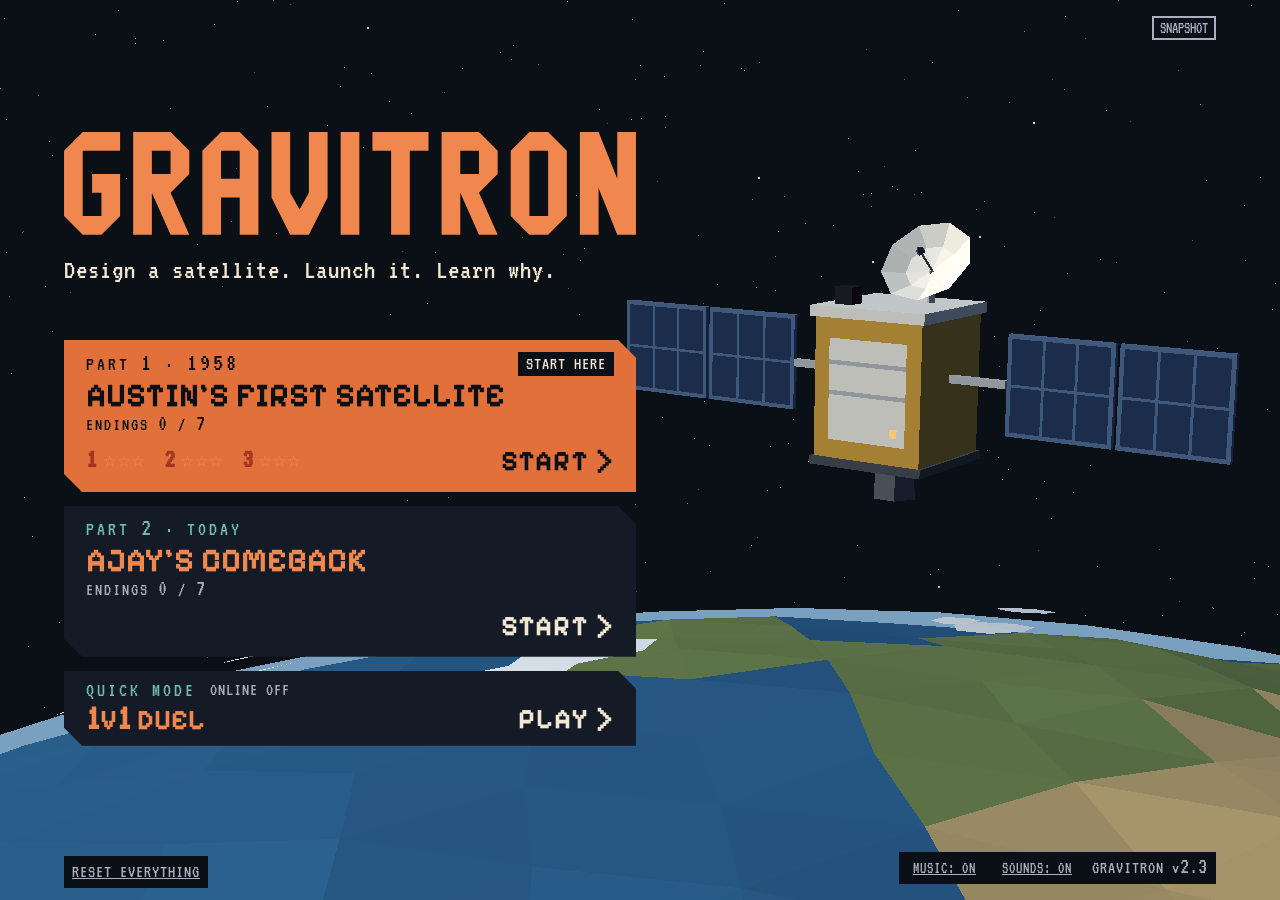
<file: index.html>
<!doctype html>
<html lang="en">
<head>
  <meta charset="utf-8">
  <meta name="viewport" content="width=device-width, initial-scale=1">
  <title>GRAVITRON: The Gravitronical Odyssey</title>
  <!-- Pixel fonts: self-hosted in css/fonts/ (@font-face in css/style.css), so there is no request to Google Fonts. A rel="preload" would log a CORS error when the game is opened as a file; it made no difference to the layout shift in the measurements (handoff/notes/v2-perf.md). -->
  <!-- Part 1 (1958) type (Courier Prime, Special Elite, Stardos Stencil): also in css/fonts/, fetched only when Part 1 uses it. -->
  <link rel="stylesheet" href="css/style.css?v=2.3">
  <link rel="stylesheet" href="css/story.css?v=2.3">
  <link rel="stylesheet" href="css/build.css?v=2.3">
  <link rel="stylesheet" href="css/online.css?v=2.3">
  <link rel="stylesheet" href="css/ledger.css?v=2.3">
</head>
<body class="is-home">
  <div class="wrap">
    <header class="topbar">
      <div class="brand">
        <div class="brand-top">
          <span class="brand-name">GRAVITRON</span>
          <!-- LIVE DATA or SNAPSHOT: which data the game is using (getLiveData). Filled in by js/ui-design.js. -->
          <span class="data-badge" id="data-badge" role="status" hidden></span>
        </div>
        <span class="brand-status" id="status">Space Mission Design Game</span>
      </div>
      <p class="objective" id="objective" aria-live="polite" hidden></p>
      <button type="button" class="minimap" id="minimap" aria-label="MAP [M]: open the base map" hidden></button>
      <button type="button" class="icon-btn" id="help-btn" aria-label="Hint for this screen" aria-expanded="false" hidden>?</button>
    </header>

    <p class="hint" id="hint" role="complementary" aria-label="Hint" hidden></p>

    <main id="app" tabindex="-1"></main>

    <!-- The one place the game shows its version. See "Versions and changelog" in SPEC.md. -->
    <footer class="foot">GRAVITRON v2.3</footer>
  </div>

  <!-- Every script is deferred: it downloads while the page is read and runs, in this order, once the page is parsed (a script without defer would run first, before the others). -->
  <!-- Data: one global per file -->
  <script defer src="data/parts.js?v=2.3"></script>
  <script defer src="data/launchers.js?v=2.3"></script>
  <script defer src="data/orbits.js?v=2.3"></script>
  <script defer src="data/objectives.js?v=2.3"></script>
  <script defer src="data/campaign.js?v=2.3"></script>
  <script defer src="data/contracts.js?v=2.3"></script>
  <script defer src="data/research.js?v=2.3"></script>
  <script defer src="data/tiers.js?v=2.3"></script>
  <script defer src="data/events.js?v=2.3"></script>
  <script defer src="data/debrief.js?v=2.3"></script>
  <script defer src="data/missions.js?v=2.3"></script>
  <script defer src="data/hints.js?v=2.3"></script>
  <script defer src="data/eras.js?v=2.3"></script>
  <script defer src="data/earth.js?v=2.3"></script>
  <script defer src="data/online.js?v=2.3"></script>

  <!-- Back end -->
  <script defer src="js/game.js?v=2.3"></script>
  <script defer src="js/mission.js?v=2.3"></script>
  <script defer src="js/live-data.js?v=2.3"></script>

  <!-- Low-poly art (the front end draws with it when it is there, and works without it) -->
  <script defer src="js/lowpoly.js?v=2.3"></script>
  <script defer src="js/lp-earth.js?v=2.3"></script>
  <script defer src="js/lp-parts-body.js?v=2.3"></script>
  <script defer src="js/lp-parts-instruments.js?v=2.3"></script>
  <script defer src="js/lp-parts-systems.js?v=2.3"></script>
  <script defer src="js/lp-satellite.js?v=2.3"></script>
  <script defer src="js/lp-pad.js?v=2.3"></script>
  <script defer src="js/lp-people.js?v=2.3"></script>
  <script defer src="js/lp-base.js?v=2.3"></script>

  <!-- Front end -->
  <script defer src="js/motion.js?v=2.3"></script>
  <script defer src="js/audio.js?v=2.3"></script>

  <script defer src="js/part-story.js?v=2.3"></script>
  <script defer src="js/ui-parts.js?v=2.3"></script>
  <script defer src="js/ui-design.js?v=2.3"></script>
  <script defer src="js/ui-verdict.js?v=2.3"></script>
  <script defer src="js/ui-mission.js?v=2.3"></script>
  <script defer src="js/ui-tree.js?v=2.3"></script>
  <script defer src="js/ui-campaign.js?v=2.3"></script>
  <script defer src="js/ui-ledger.js?v=2.3"></script>
  <script defer src="js/ui-comeback.js?v=2.3"></script>
  <script defer src="js/ui-story.js?v=2.3"></script>
  <script defer src="js/ui-online.js?v=2.3"></script>
  <script defer src="js/ui-ending.js?v=2.3"></script>
</body>
</html>
</file>
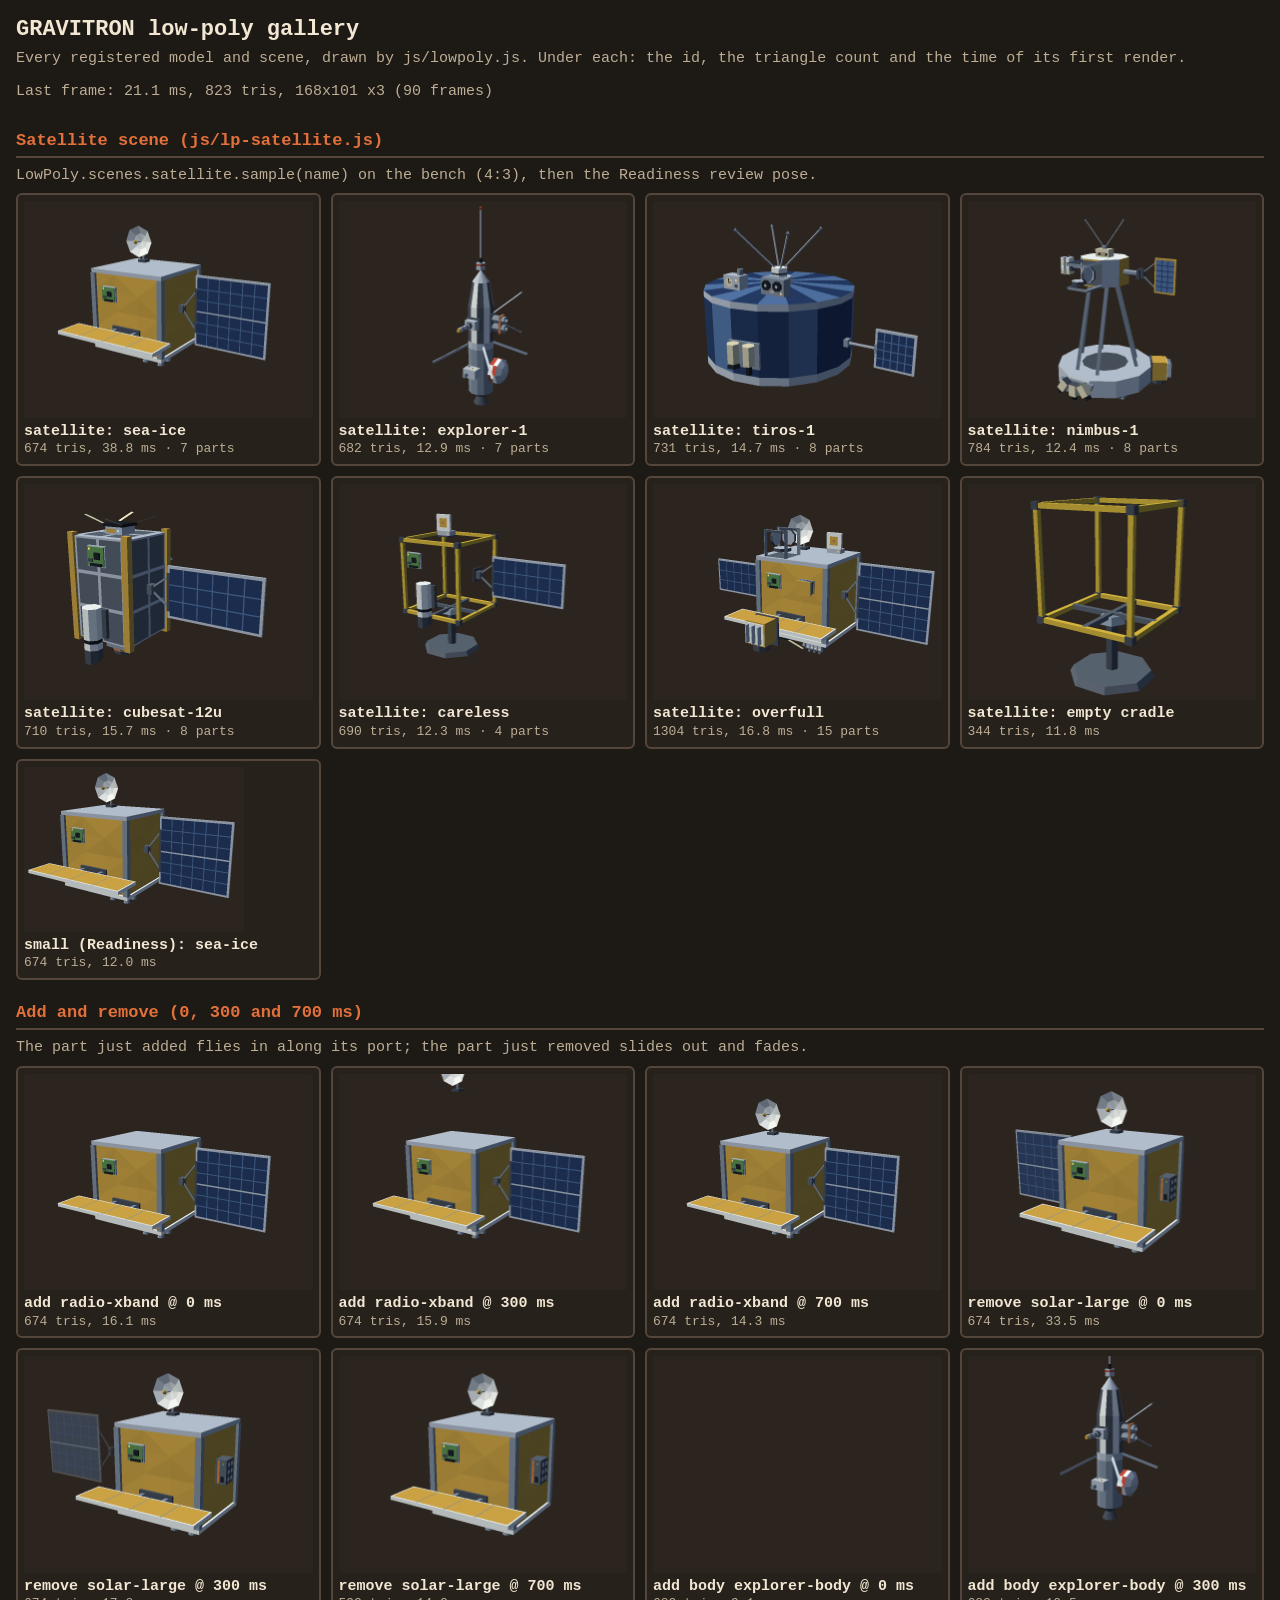
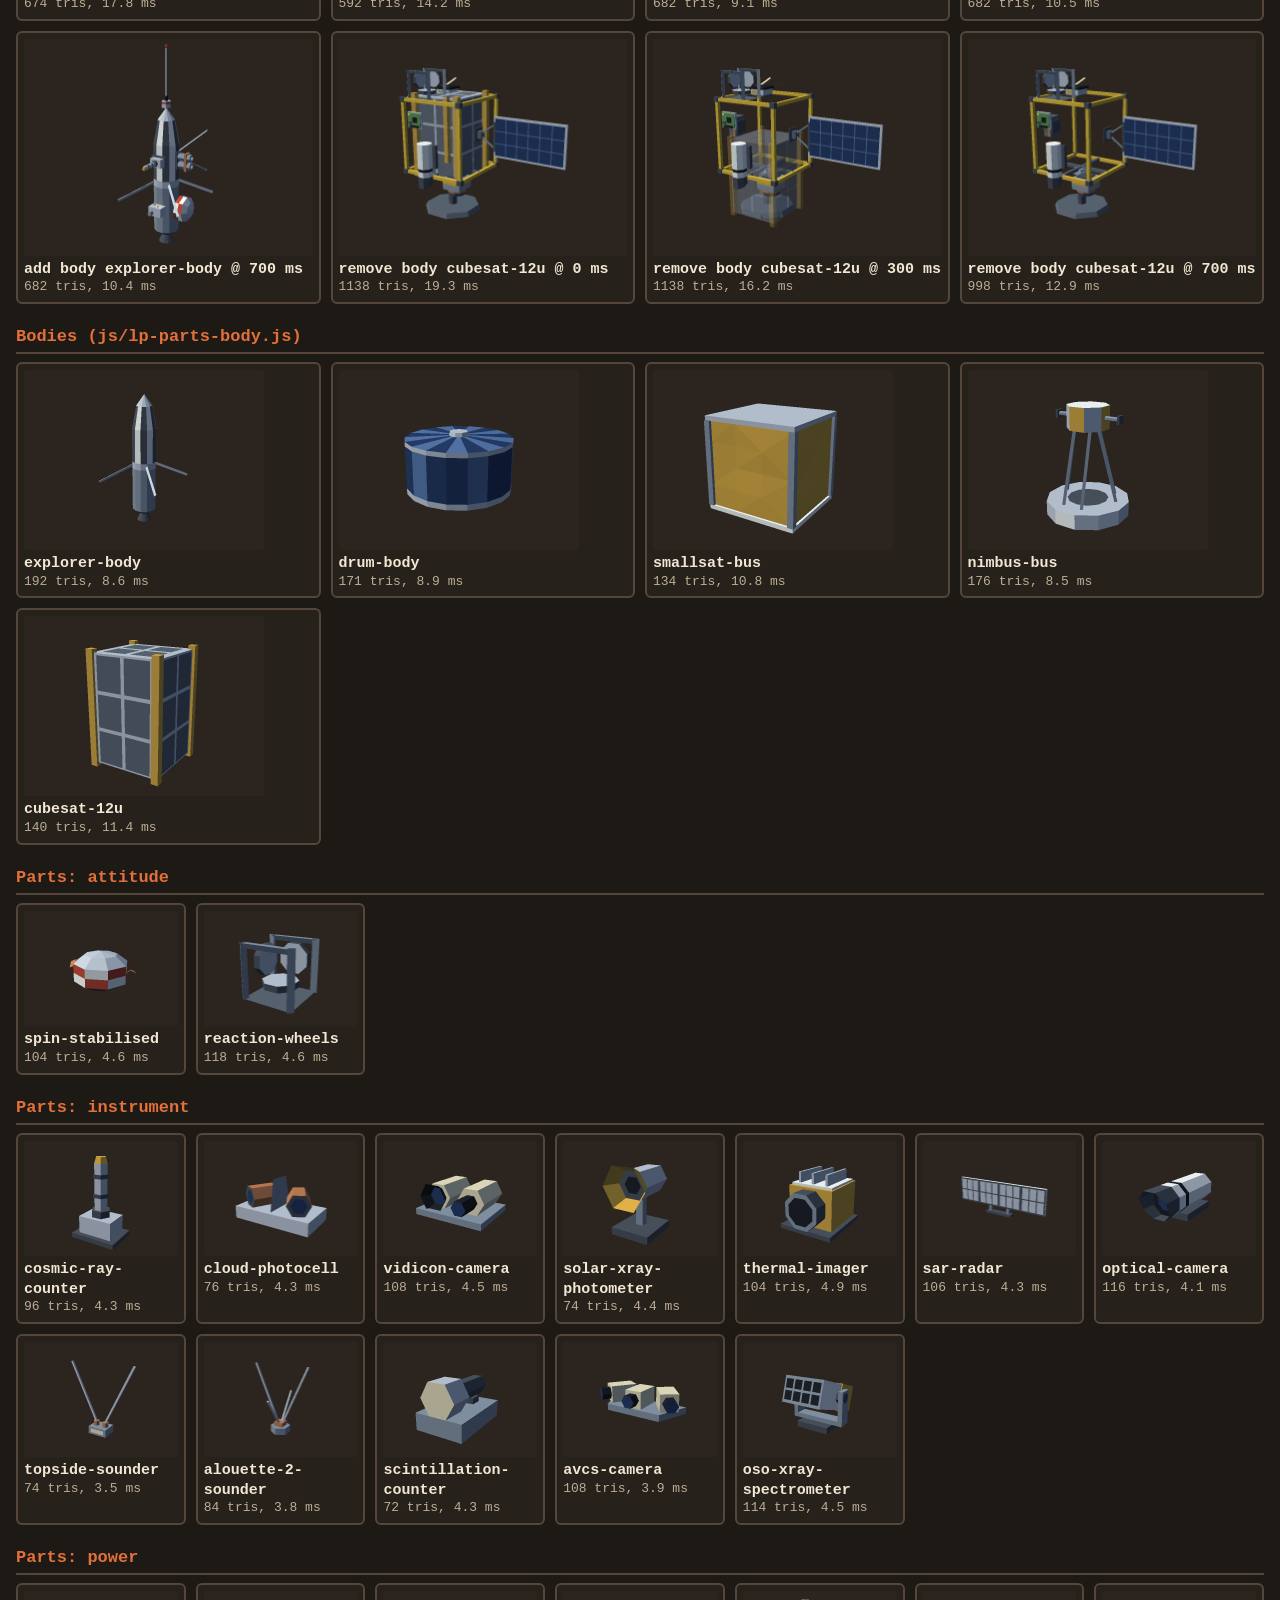
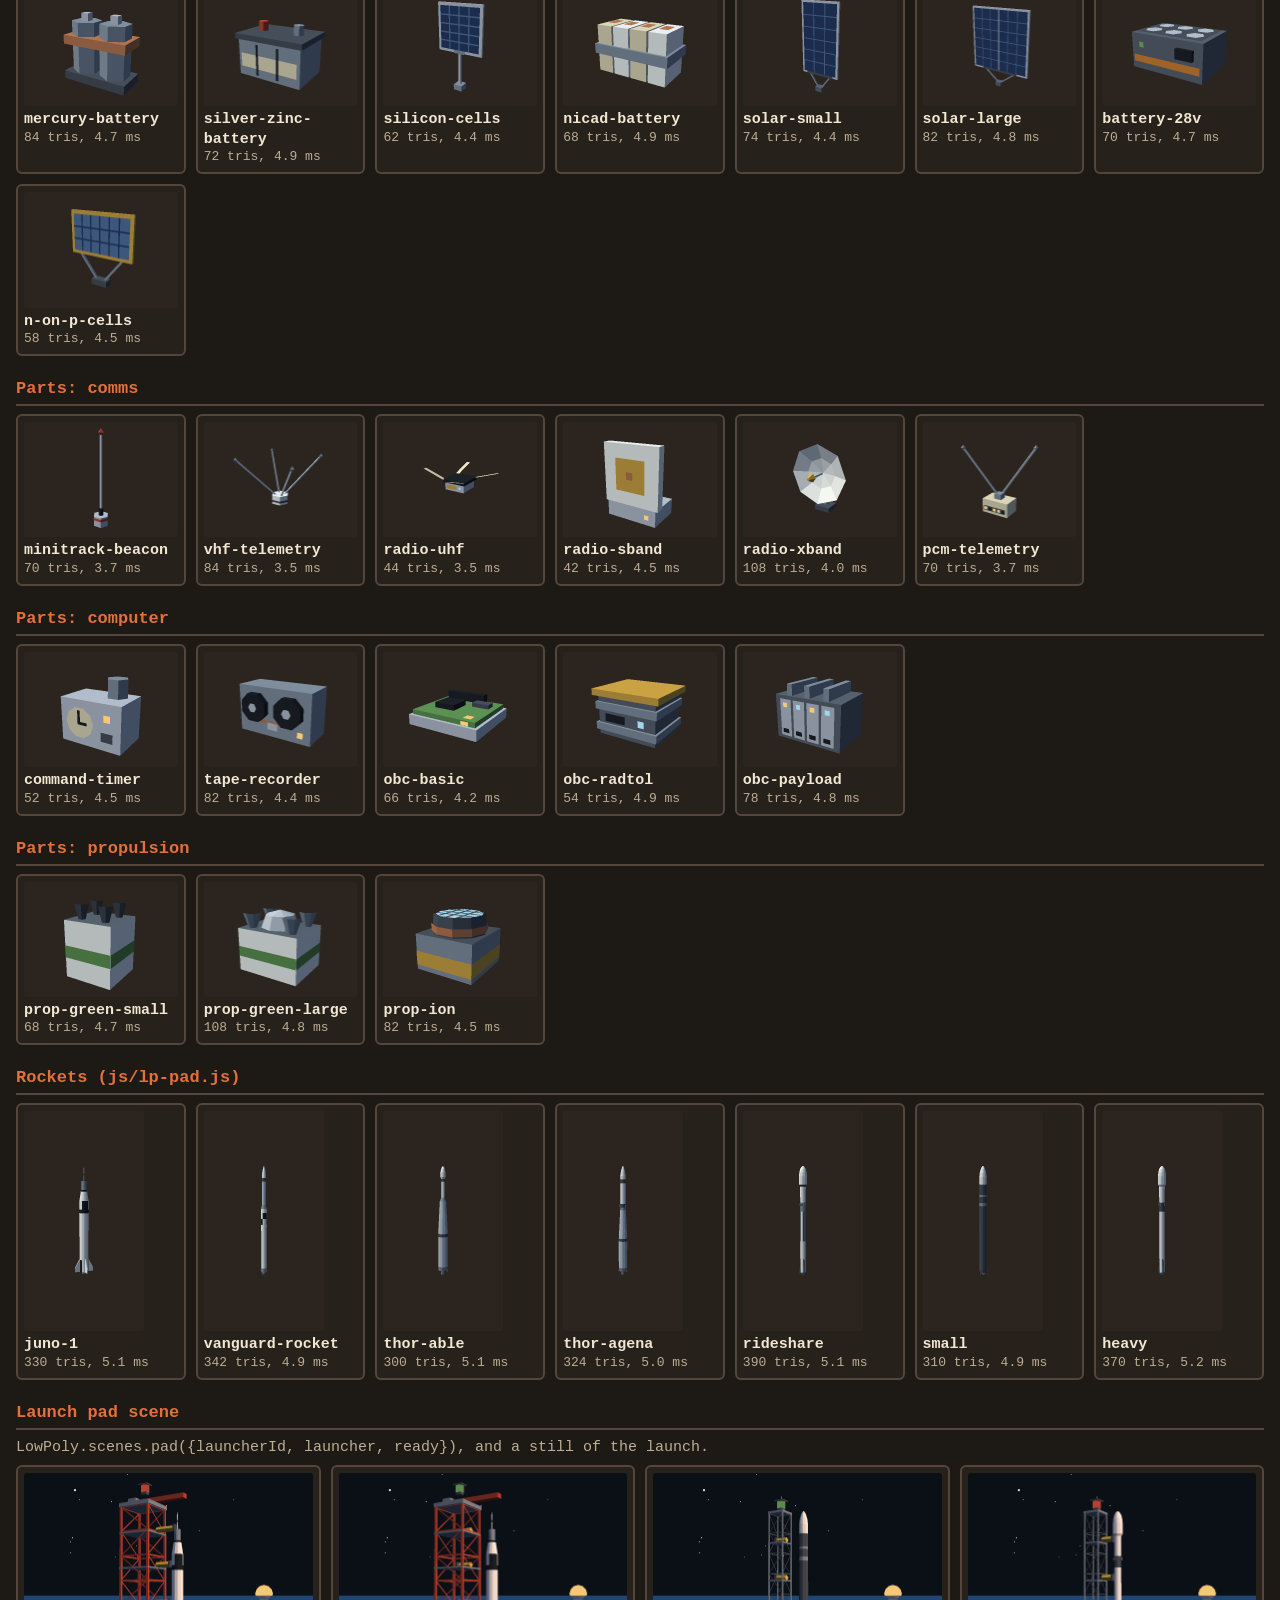
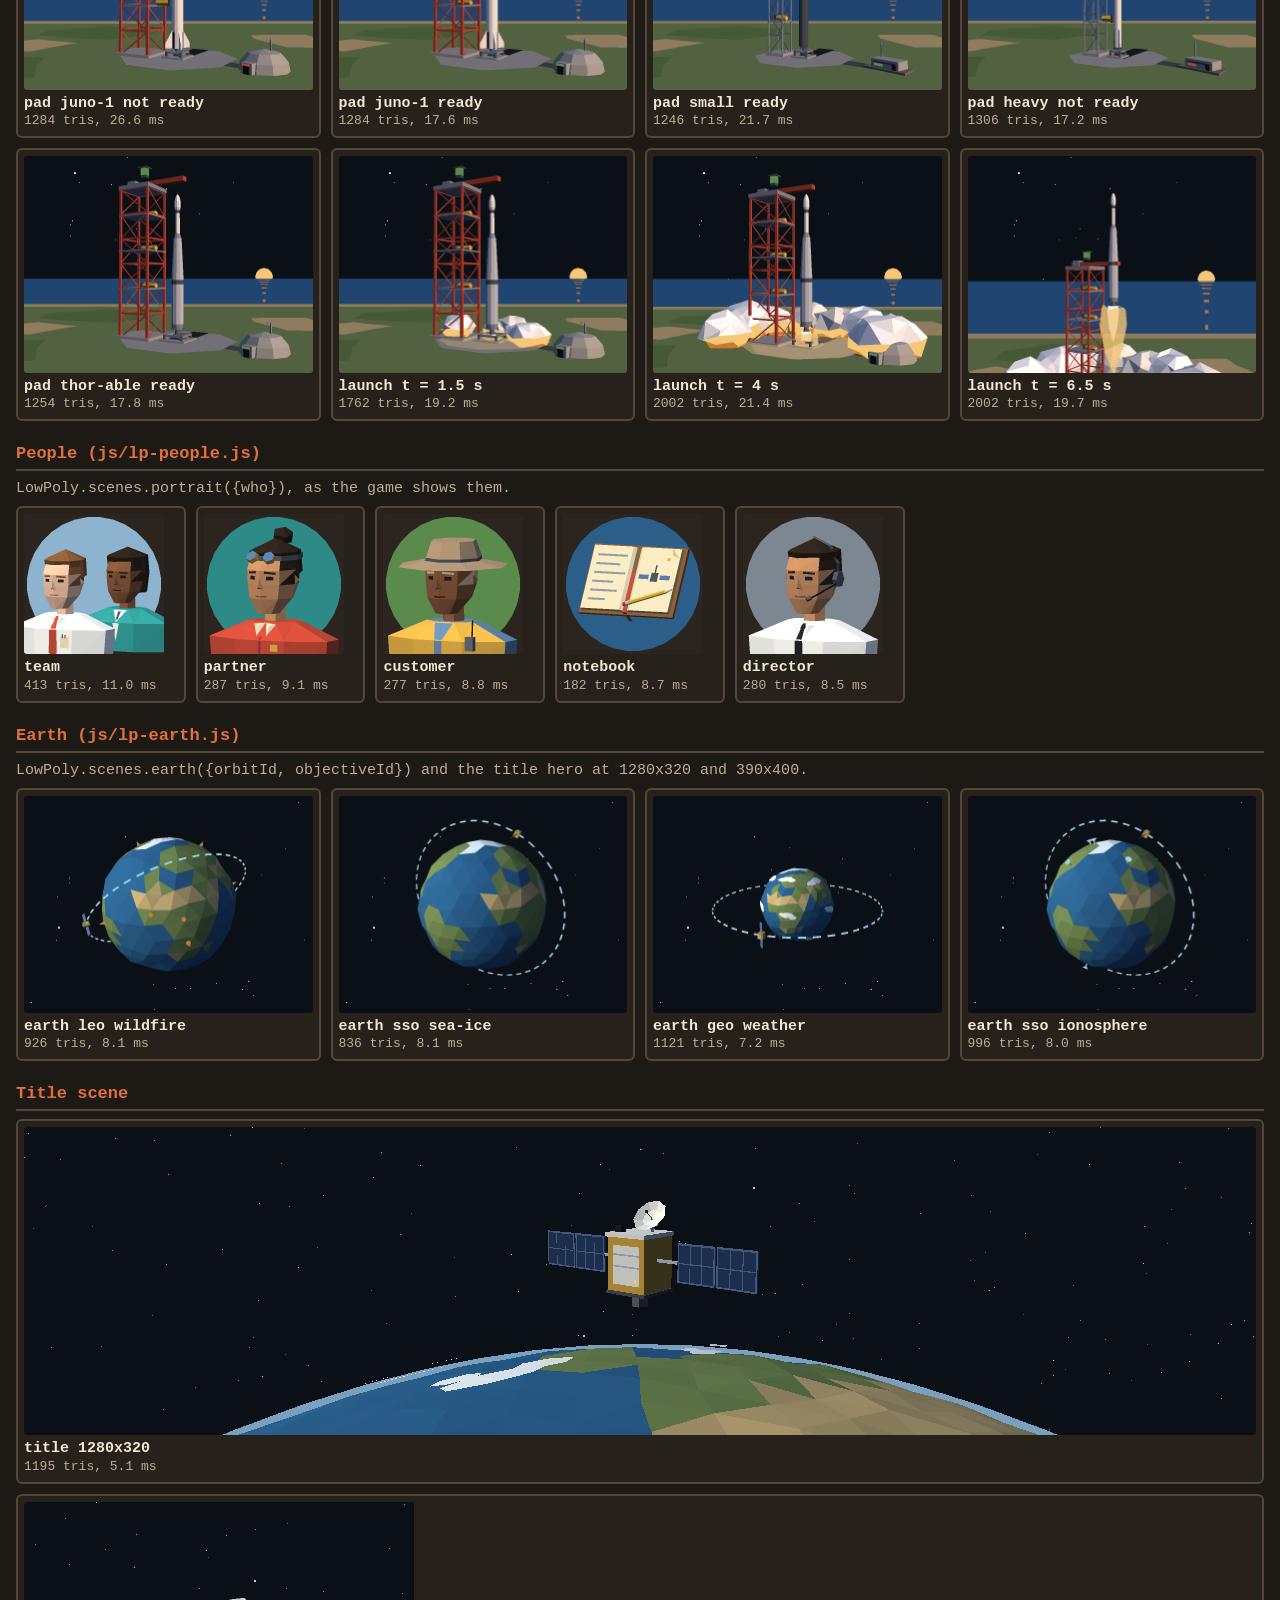
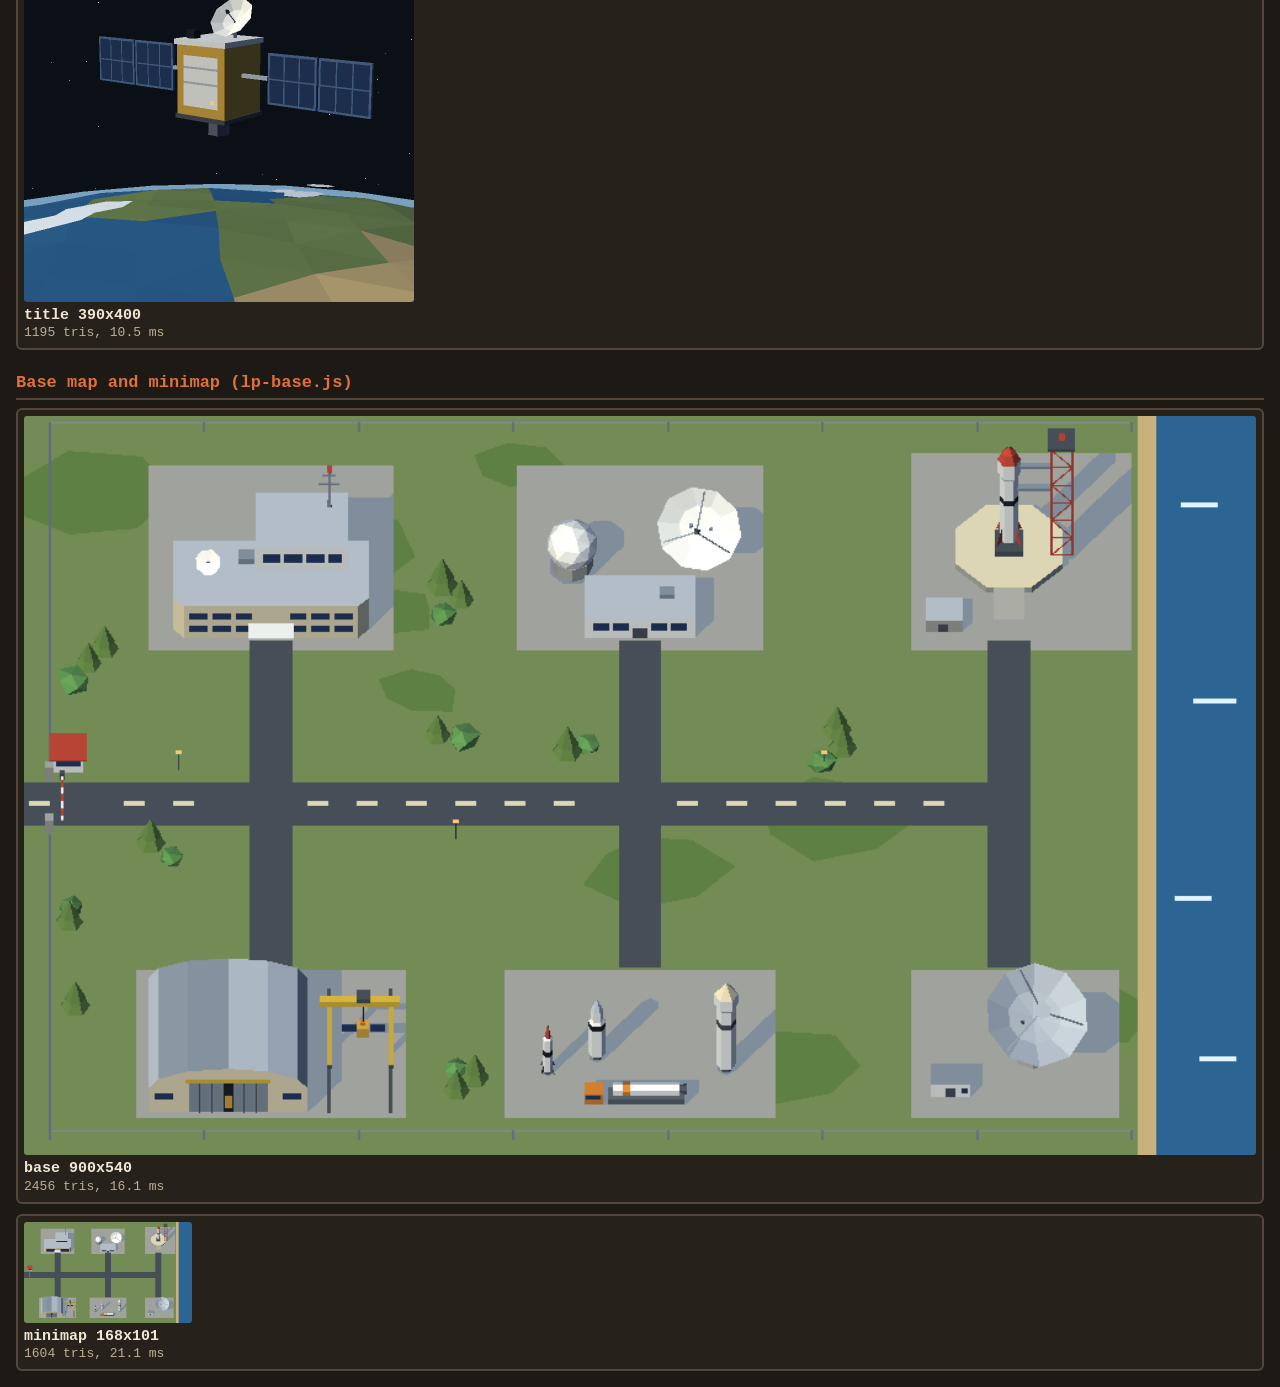
<file: handoff/lowpoly/gallery.html>
<!doctype html>
<html lang="en">
<head>
<meta charset="utf-8">
<meta name="viewport" content="width=device-width, initial-scale=1">
<title>Low-poly gallery</title>
<!-- Every model and scene the game can draw, with its id, triangle count and render time.
     Open from file:// (it loads the game's own js/ and data/ files). Not loaded by the game. -->
<style>
  :root { --bg: #1d1915; --surface: #27211c; --border: #54463a; --text: #f2e7d3; --dim: #bdae95; --accent: #e2703a; }
  * { box-sizing: border-box; }
  body { margin: 0; padding: 16px; background: var(--bg); color: var(--text); font: 15px/1.3 "Courier New", monospace; }
  h1 { font-size: 22px; margin: 0 0 4px; }
  h2 { font-size: 17px; margin: 22px 0 8px; color: var(--accent); border-bottom: 2px solid var(--border); padding-bottom: 4px; }
  p { margin: 0 0 8px; color: var(--dim); }
  .grid { display: grid; gap: 10px; grid-template-columns: repeat(auto-fill, minmax(150px, 1fr)); }
  .grid.wide { grid-template-columns: repeat(auto-fill, minmax(260px, 1fr)); }
  .grid.one { grid-template-columns: 1fr; }
  .card { background: var(--surface); border: 2px solid var(--border); border-radius: 6px; padding: 6px; min-width: 0; }
  .card canvas { display: block; width: 100%; height: auto; background: #2c251f; border-radius: 3px; }
  .card .id { display: block; margin-top: 4px; font-weight: bold; overflow-wrap: anywhere; }
  .card .meta { display: block; color: var(--dim); font-size: 13px; }
  .card.missing { border-style: dashed; color: var(--dim); }
  #live { position: sticky; top: 0; z-index: 2; background: var(--bg); padding: 6px 0; color: var(--dim); }
</style>
</head>
<body>
<h1>GRAVITRON low-poly gallery</h1>
<p>Every registered model and scene, drawn by js/lowpoly.js. Under each: the id, the triangle count and the time of its first render.</p>
<div id="live">Last frame: <span id="live-ms">-</span></div>
<main id="out"></main>

<script src="../../data/parts.js"></script>
<script src="../../data/launchers.js"></script>
<script src="../../data/orbits.js"></script>
<script src="../../js/lowpoly.js"></script>
<script src="../../js/lp-earth.js"></script>
<script src="../../js/lp-parts-body.js"></script>
<script src="../../js/lp-parts-instruments.js"></script>
<script src="../../js/lp-parts-systems.js"></script>
<script src="../../js/lp-satellite.js"></script>
<script src="../../js/lp-pad.js"></script>
<script src="../../js/lp-people.js"></script>
<script src="../../js/lp-base.js"></script>
<script>
(function () {
  'use strict';
  var L = window.LowPoly, out = document.getElementById('out');
  var reduce = window.matchMedia && window.matchMedia('(prefers-reduced-motion: reduce)').matches;
  var live = /[?&]live\b/.test(location.search) && !reduce;   // ?live: everything turns (slower page)

  function section(title, note, cls) {
    var h = document.createElement('h2'); h.textContent = title; out.appendChild(h);
    if (note) { var p = document.createElement('p'); p.textContent = note; out.appendChild(p); }
    var g = document.createElement('div'); g.className = 'grid' + (cls ? ' ' + cls : ''); out.appendChild(g);
    return g;
  }
  function trisOf(scene) {
    var n = 0;
    (scene.items || []).forEach(function (it) { if (!it.hidden && it.mesh) n += it.mesh.tris.length; });
    return n;
  }
  // One card: a canvas of w x h CSS px (or the full card width at that aspect), drawn once.
  function card(grid, id, sceneOrWrap, w, h, note, viewOpts) {
    var c = document.createElement('div'); c.className = 'card';
    var cv = document.createElement('canvas');
    cv.style.aspectRatio = w + ' / ' + h;
    if (w <= 400) cv.style.maxWidth = w + 'px';
    c.appendChild(cv);
    var a = document.createElement('span'); a.className = 'id'; a.textContent = id;
    var m = document.createElement('span'); m.className = 'meta';
    c.appendChild(a); c.appendChild(m);
    grid.appendChild(c);
    var scene = sceneOrWrap && sceneOrWrap.items ? sceneOrWrap : sceneOrWrap && sceneOrWrap.scene;
    var t0 = performance.now(), r = null;
    try {
      if (viewOpts || live) L.view(cv, sceneOrWrap, viewOpts || { spin: 20, drag: true, keys: false });
      else r = L.render(cv, scene);
    } catch (e) { m.textContent = 'ERROR ' + e.message; c.classList.add('missing'); return c; }
    var ms = r ? r.ms : performance.now() - t0;
    m.textContent = trisOf(scene) + ' tris, ' + ms.toFixed(1) + ' ms' + (note ? ' · ' + note : '');
    return c;
  }
  function missing(grid, id, why) {
    var c = document.createElement('div'); c.className = 'card missing'; c.textContent = id + ': ' + why; grid.appendChild(c);
  }
  // A model in its own frame, turned three quarters, lit by the default light.
  function modelScene(mesh, label) {
    return { items: [{ mesh: mesh }], camera: { yaw: 32, pitch: 18, fov: 30 }, background: null, label: label };
  }

  // ---- satellites
  var sats = section('Satellite scene (js/lp-satellite.js)', 'LowPoly.scenes.satellite.sample(name) on the bench (4:3), then the Readiness review pose.', 'wide');
  L.scenes.satellite.sample.names.forEach(function (name) {
    var w = L.scenes.satellite({ parts: L.scenes.satellite.sample(name), data: PARTS, change: null });
    card(sats, 'satellite: ' + name, w, 320, 240, w.ids.length + ' parts', live ? { spin: 20, drag: true, keys: false } : null);
  });
  card(sats, 'satellite: empty cradle', L.scenes.satellite({ parts: [], data: PARTS }), 320, 240);
  card(sats, 'small (Readiness): sea-ice', L.scenes.satellite({ parts: L.scenes.satellite.sample('sea-ice'), data: PARTS, size: 'small' }), 220, 165);

  var anim = section('Add and remove (0, 300 and 700 ms)', 'The part just added flies in along its port; the part just removed slides out and fades.', 'wide');
  [['add radio-xband', { id: 'radio-xband', kind: 'add' }, 'sea-ice', null],
   ['remove solar-large', { id: 'solar-large', kind: 'remove' }, 'sea-ice', 'solar-large'],
   ['add body explorer-body', { id: 'explorer-body', kind: 'add' }, 'explorer-1', null],
   ['remove body cubesat-12u', { id: 'cubesat-12u', kind: 'remove' }, 'cubesat-12u', 'cubesat-12u']].forEach(function (row) {
    [0, 0.3, 0.7].forEach(function (t) {
      var ids = L.scenes.satellite.sample(row[2]).filter(function (id) { return id !== row[3]; });
      var w = L.scenes.satellite({ parts: ids, data: PARTS, change: row[1] });
      w.update(0, 0); if (t) w.update(t, t);
      card(anim, row[0] + ' @ ' + Math.round(t * 1000) + ' ms', w.scene, 320, 240);
    });
  });

  // ---- bodies and parts
  var bodies = section('Bodies (js/lp-parts-body.js)', null, 'wide');
  PARTS.filter(function (p) { return p.category === 'structure'; }).forEach(function (p) {
    if (!L.has('body', p.id)) return missing(bodies, p.id, 'no model (placeholder)');
    var m = L.model('body', p.id, p);
    card(bodies, p.id, modelScene(m.mesh, m.label), 240, 180);
  });
  ['attitude', 'instrument', 'power', 'comms', 'computer', 'propulsion'].forEach(function (cat) {
    var g = section('Parts: ' + cat);
    PARTS.filter(function (p) { return p.category === cat; }).forEach(function (p) {
      if (!L.has('part', p.id)) return missing(g, p.id, 'no model (placeholder)');
      var m = L.model('part', p.id, p);
      card(g, p.id, modelScene(m.mesh, m.label), 160, 120);
    });
  });

  // ---- launchers and the pad
  var rk = section('Rockets (js/lp-pad.js)');
  LAUNCHERS.forEach(function (l) {
    if (!L.has('launcher', l.id)) return missing(rk, l.id, 'no model (placeholder)');
    var m = L.model('launcher', l.id, l);
    card(rk, l.id, { items: [{ mesh: m.mesh }], camera: { yaw: 25, pitch: 8, fov: 30 }, background: null, label: m.label }, 120, 220);
  });
  var pad = section('Launch pad scene', 'LowPoly.scenes.pad({launcherId, launcher, ready}), and a still of the launch.', 'wide');
  [['juno-1', false], ['juno-1', true], ['small', true], ['heavy', false], ['thor-able', true]].forEach(function (r) {
    var l = LAUNCHERS.filter(function (x) { return x.id === r[0]; })[0];
    card(pad, 'pad ' + r[0] + (r[1] ? ' ready' : ' not ready'), L.scenes.pad({ launcherId: r[0], launcher: l, ready: r[1] }), 400, 300);
  });
  [1.5, 4, 6.5].forEach(function (t) {
    card(pad, 'launch t = ' + t + ' s', L.scenes.pad({ launcherId: 'thor-able', ready: true, t: t, play: false }), 400, 300);
  });

  // ---- people
  var ppl = section('People (js/lp-people.js)', 'LowPoly.scenes.portrait({who}), as the game shows them.');
  ['team', 'partner', 'customer', 'notebook', 'director'].forEach(function (who) {
    if (!L.has('person', who)) return missing(ppl, who, 'no model');
    card(ppl, who, L.scenes.portrait({ who: who, aspect: 1 }), 140, 140);
  });

  // ---- Earth, title, base
  var earth = section('Earth (js/lp-earth.js)', 'LowPoly.scenes.earth({orbitId, objectiveId}) and the title hero at 1280x320 and 390x400.', 'wide');
  [['leo', 'wildfire'], ['sso', 'sea-ice'], ['geo', 'weather'], ['sso', 'ionosphere']].forEach(function (r) {
    card(earth, 'earth ' + r[0] + ' ' + r[1], L.scenes.earth({ orbitId: r[0], objectiveId: r[1], spin: 0 }), 320, 240);
  });
  var title = section('Title scene', null, 'one');
  if (L.scenes.title) {
    card(title, 'title 1280x320', L.scenes.title({ drift: false }), 1280, 320);
    var tt = L.scenes.title({ drift: false }); if (tt.fit) tt.fit(390, 400);
    card(title, 'title 390x400', tt, 390, 400);
  } else missing(title, 'title', 'scene not loaded');
  var base = section('Base map and minimap (lp-base.js)', null, 'one');
  if (L.scenes.base) {
    card(base, 'base 900x540', L.scenes.base({ width: 900, height: 540, animate: false }), 900, 540);
    card(base, 'minimap 168x101', L.scenes.minimap({ width: 168, height: 101 }), 168, 101);
  } else missing(base, 'base', 'scene not loaded');

  // Live readout of the engine's last frame (changes when ?live is on).
  var liveMs = document.getElementById('live-ms');
  setInterval(function () { var s = L.stats; liveMs.textContent = s.lastMs.toFixed(1) + ' ms, ' + s.lastTris + ' tris, ' + s.lastW + 'x' + s.lastH + ' x' + s.lastSS + ' (' + s.frames + ' frames)'; }, 500);
})();
</script>
</body>
</html>
</file>
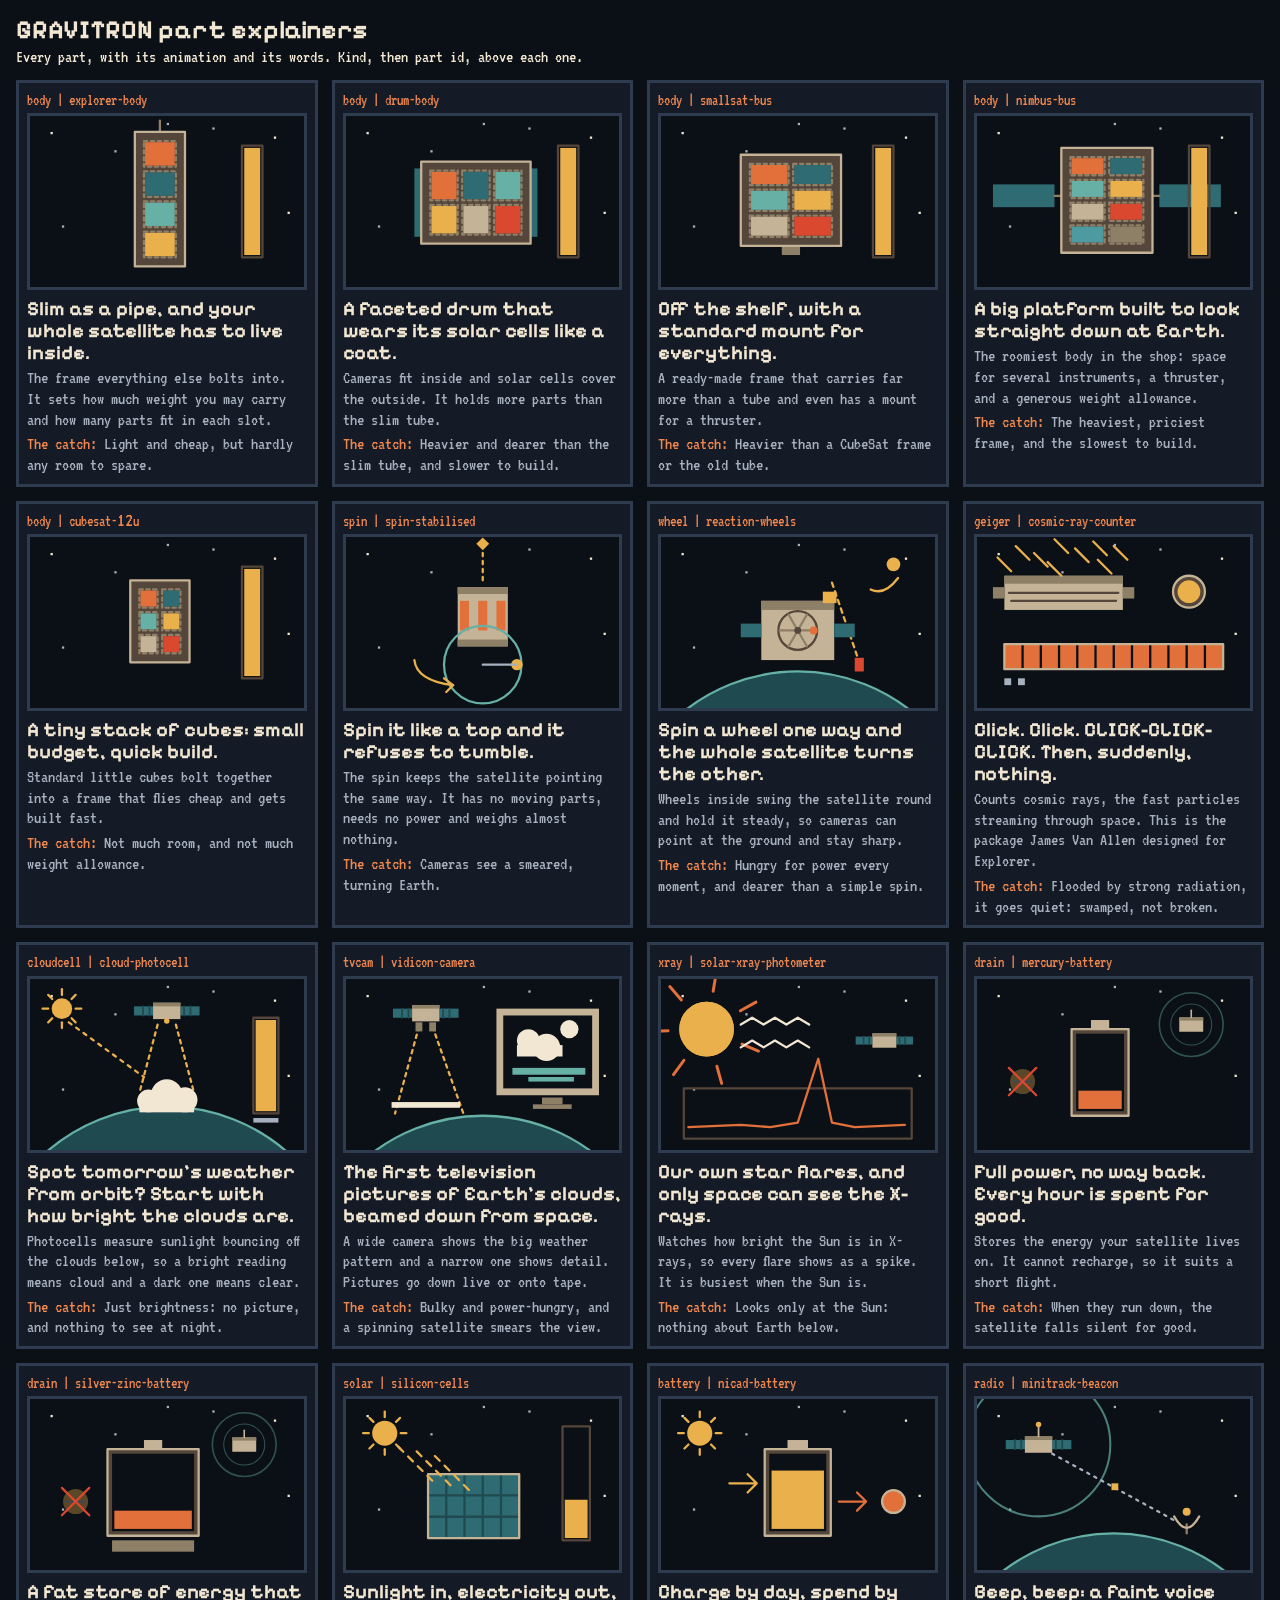
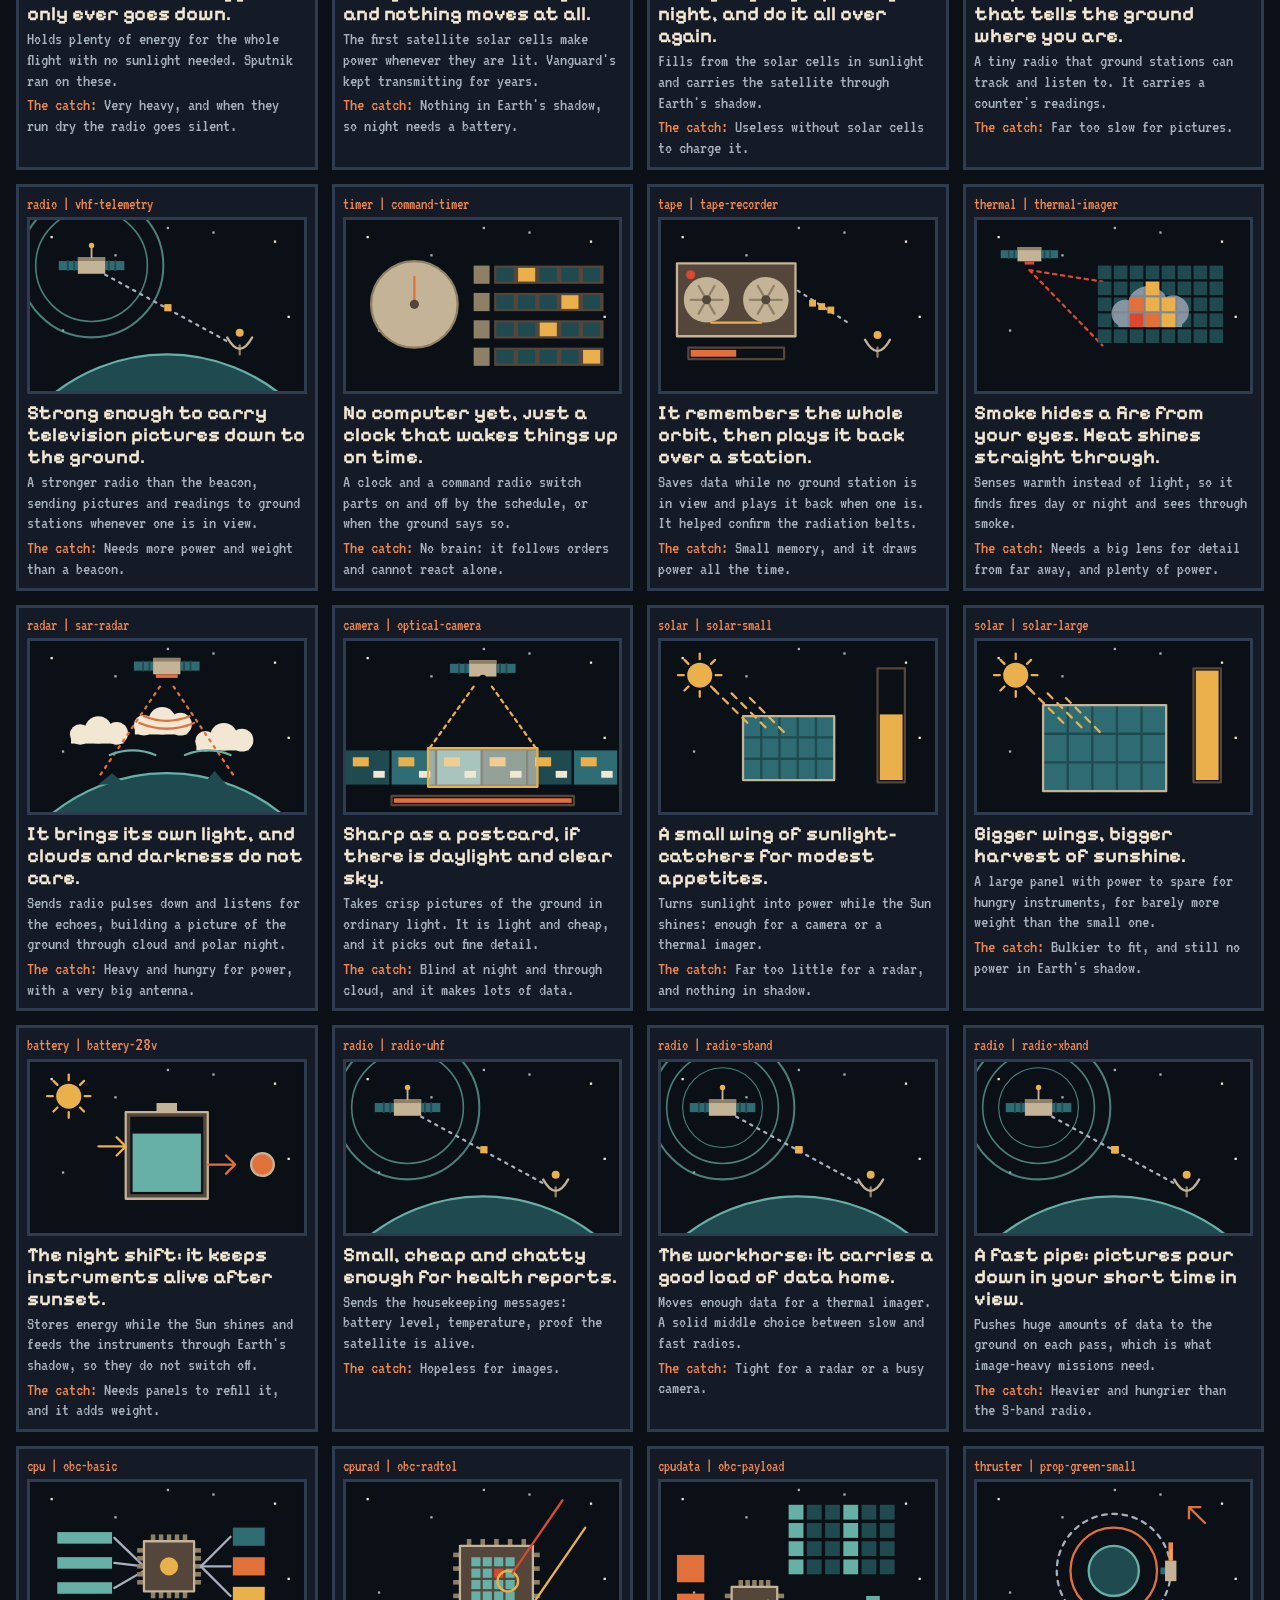
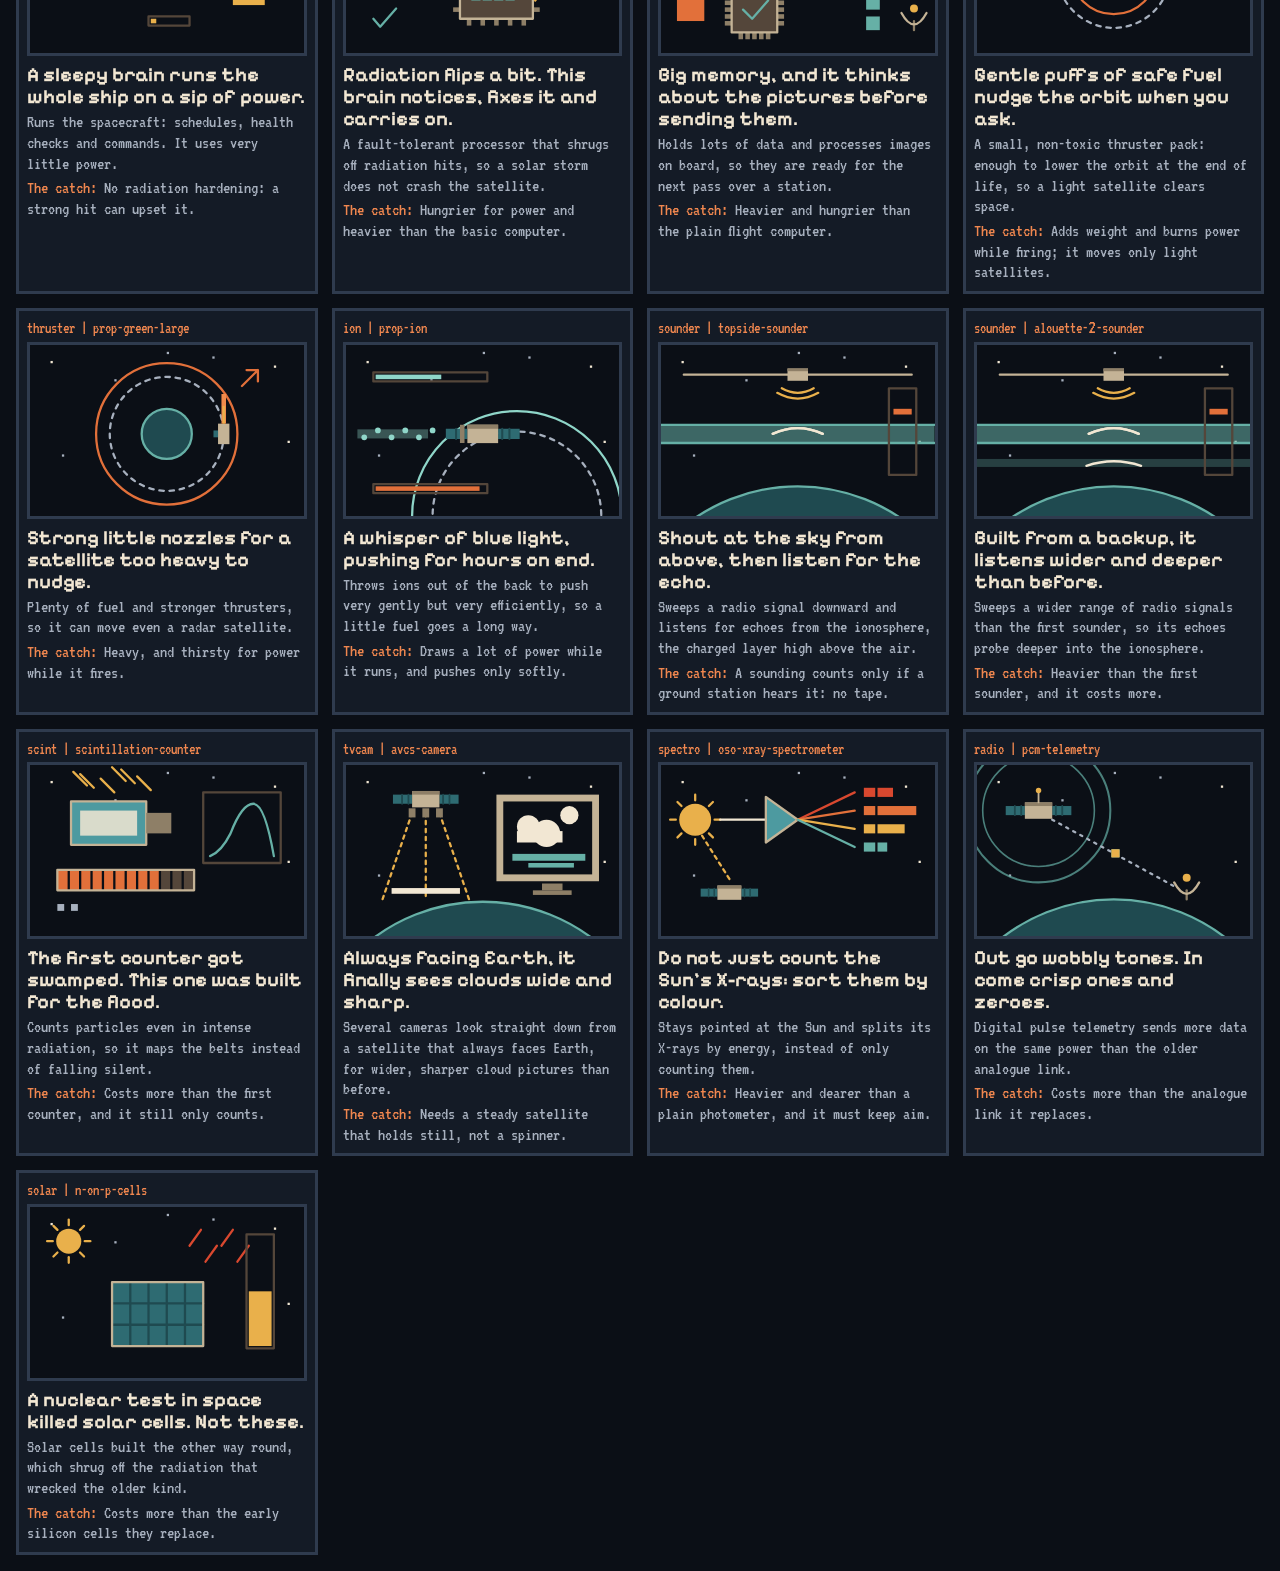
<file: handoff/lowpoly/parts-gallery.html>
<!doctype html>
<html lang="en">
<head>
<meta charset="utf-8">
<meta name="viewport" content="width=device-width, initial-scale=1">
<title>Part explainers gallery</title>
<!-- All 41 part explainers (js/ui-parts.js) in a grid, for a human to review. Open from file://.
     Not loaded by the game. ?compact shows the small variant the Build preview uses; ?paused freezes the loops at a moment:
     ?paused&at=0.4 (a fraction of each loop). -->
<link rel="stylesheet" href="../../css/style.css">
<style>
  body { padding: 16px; font-size: 18px; }
  h1 { font-size: 26px; margin-bottom: 4px; }
  .gal { display: grid; gap: 14px; grid-template-columns: repeat(auto-fill, minmax(260px, 1fr)); margin-top: 12px; }
  .gal-item { background: var(--surface); border: 3px solid var(--border); padding: 8px; min-width: 0; }
  .gal-id { display: block; color: var(--accent-ink); font-size: 16px; margin-bottom: 4px; overflow-wrap: anywhere; }
</style>
</head>
<body>
<h1>GRAVITRON part explainers</h1>
<p>Every part, with its animation and its words. Kind, then part id, above each one.</p>
<div class="gal" id="gal"></div>
<script src="../../data/parts.js"></script>
<script src="../../js/part-story.js"></script>
<script src="../../js/ui-parts.js"></script>
<script>
(function () {
  var out = document.getElementById("gal"), q = location.search, compact = /[?&]compact\b/.test(q);
  PARTS.forEach(function (p) {
    var box = document.createElement("div"), id = document.createElement("span"), fig = PartExplainer.element(p.id, { compact: compact });
    box.className = "gal-item"; id.className = "gal-id";
    id.textContent = (PART_STORY[p.id] ? PART_STORY[p.id].kind : "?") + " | " + p.id;
    box.appendChild(id);
    if (fig) box.appendChild(fig); else box.appendChild(document.createTextNode("MISSING EXPLAINER"));
    out.appendChild(box);
  });
  var m = /[?&]paused\b/.test(q), at = /[?&]at=([0-9.]+)/.exec(q);
  if (m) {
    var f = at ? parseFloat(at[1]) : 0.4;
    setTimeout(function () {
      document.getAnimations().forEach(function (a) {
        a.pause();
        var t = a.effect && a.effect.getComputedTiming ? a.effect.getComputedTiming() : null;
        if (t && t.duration) a.currentTime = (t.delay || 0) + t.duration * f;
      });
    }, 50);
  }
})();
</script>
</body>
</html>
</file>
<file: css/style.css>
/* css/style.css — owned by Design screens.
   One visual system, the home page's: a console on the night sky. Flat fills on --space, chamfered corners (clip-path),
   no borders around panels, no gradients, shadows or glow. Two faces: --font-head (Pixelify Sans) for titles, panel
   headings, buttons and big numbers; --font-body (VT323) for everything else. Every size is fluid, phone to desktop. */

/* Colours by role ("-ink" variants are for text, plain ones for fills and lines); --pal-* colour the pixel art and
   --map-* the pixel base map. Change the scheme here and only here. Text pairs keep 4.5:1 on --surface-2. */
:root {
  --space: #0b0f16;       /* the low-poly scenes' night sky (js/lowpoly.js 'space'): the page background */
  --bg: #0b0f16;          --surface: #141b26;     --surface-2: #1d2634;   --surface-3: #283345;
  --line: #2f3b4e;        --border: #2f3b4e;      /* one thin rule colour: dividers, tracks, unselected tile edges */
  --text: #f2e7d3;        --text-dim: #a7b0be;
  --accent: #e2703a;      --accent-ink: #f0874f;  --on-accent: #0b0f16;
  --info: #66b0a6;        --info-ink: #6fbdb2;    --on-info: #0b0f16;
  --bad: #f0644d;         --stamp: #a33522;       --focus: #8fd6c9;
  --paper: #f2e7d3;       --paper-ink: #1d1915;   --paper-muted: #6b5e4e; --ok-stamp: #2e6e64;
  --pal-white: #f2e7d3;   --pal-metal: #c4b396;   --pal-frame: #54463a;   --pal-light: #e9b04b;
  --pal-glass: #e9b04b;   --pal-red: #d9482f;     --pal-cell: #2e6b72;    --pal-cell-dark: #1f4a50;
  --pal-dark: #1d1915;    --pal-skin: #e0ae86;    --pal-hair: #5a3a24;    --pal-mouth: #7e3b30;
  --pal-portrait: #1d2634; --pal-night: #0b0f16;
  --pal-metal-dark: #8e7f67;   --pal-cell-light: #4d9aa0;   --pal-gold-dark: #a8742a;
  --pal-ion: #8fd6c9;          --pal-flame: #f08a4b;
  --map-ground: #141b26;  --map-lot: #1d2634;     --map-road: #2a3445;    --map-dash: #4f5d72;
  --map-sea: #1f4a50;     --map-wave: #2e6b72;    --map-shore: #66b0a6;
  --pixel: "Pixelify Sans", "Courier New", monospace;
  --mono: "VT323", "Courier New", monospace;
  --font-head: var(--pixel);   --font-body: var(--mono);
  --cut: 14px;            /* the chamfer: panels 14px, buttons and tiles 10px, chips 6px */
  --wrap-max: 1280px;     /* the page column (header, screen, footer); the screen agents own this */
  --header-h: 112px;      /* at least the sticky header's height (it measures 84 to 96px): scroll padding and sticky columns */
  --pixel: "Digits", "Pixelify Sans", "Courier New", monospace;
  --mono: "Digits", "VT323", "Courier New", monospace;
}

/* Digits only (U+0030-0039) are drawn in VT323, a pixel terminal font with clear digits, so a 5 never
   reads as an S in the pixel headings and the numbers still look like the rest of the game. The file is
   kept in css/fonts/ (SIL Open Font License) so it works offline. Letters keep Pixelify Sans and VT323. */
@font-face {
  font-family: "Digits";
  src: url("fonts/VT323-Regular.woff2") format("woff2"), local("VT323");
  unicode-range: U+0030-0039;
  font-weight: 400;          /* headings ask for bold: the browser thickens it, as VT323 is thin */
  size-adjust: 128%;         /* VT323 digits are small beside Pixelify Sans letters: scale them to match */
}

/* The game's type, served from css/fonts/ (all SIL Open Font License except Special Elite, Apache 2.0; see SOURCES.md), so
   there is no render-blocking request to Google Fonts and no late font swap that shifts the page (perf: handoff/notes/v2-perf.md).
   The 1958 faces below are fetched only when Part 1 uses them. */
@font-face { font-family: "Pixelify Sans"; src: url("fonts/PixelifySans-latin-wght.woff2") format("woff2"); font-weight: 400 700; font-display: swap; }
@font-face { font-family: "VT323"; src: url("fonts/VT323-Regular.woff2") format("woff2"), local("VT323"); font-weight: 400; font-display: swap; }
@font-face { font-family: "Courier Prime"; src: url("fonts/CourierPrime-Regular.woff2") format("woff2"); font-weight: 400; font-display: swap; }
@font-face { font-family: "Courier Prime"; src: url("fonts/CourierPrime-Bold.woff2") format("woff2"); font-weight: 700; font-display: swap; }
@font-face { font-family: "Special Elite"; src: url("fonts/SpecialElite-Regular.woff2") format("woff2"); font-weight: 400; font-display: swap; }
@font-face { font-family: "Stardos Stencil"; src: url("fonts/StardosStencil-Regular.woff2") format("woff2"); font-weight: 400; font-display: swap; }
@font-face { font-family: "Stardos Stencil"; src: url("fonts/StardosStencil-Bold.woff2") format("woff2"); font-weight: 700; font-display: swap; }

* { box-sizing: border-box; }

html { background: var(--bg); }

/* The chamfer: the home menu's cut corners (top right, bottom left). clip-path also clips outlines, so these elements
   draw their focus ring inside (see "focus" below). Not for .map, .blip, .tree-node or .sat-bench: things hang off them. */
.panel, .say, .dialogue, .btn, .icon-btn, .tab, .card, .part, .bin, .legend-item, .map-prompt, .hub-fact, .banner,
.cb-level, .cb-stat, .cb-job, .cb-result, .deadline-banner, .chron-entry, .nasa-box, .try, .objective {
  clip-path: polygon(0 0, calc(100% - var(--cut)) 0, 100% var(--cut), 100% 100%, var(--cut) 100%, 0 calc(100% - var(--cut)));
}

body {
  margin: 0;
  min-height: 100vh;
  background: var(--bg);
  color: var(--text);
  font-family: var(--font-body);
  font-size: 22px;
  line-height: 1.15;
}

h1, h2, h3 { font-family: var(--font-head); font-weight: 700; margin: 0; line-height: 1.05; }
p { margin: 0; }

button { font-family: inherit; font-size: inherit; color: inherit; }
button:disabled { cursor: not-allowed; }

/* Focus: a 3px ring outside the element; inside it on the chamfered ones (clip-path would cut an outer ring off),
   dark on an orange or teal fill. */
:focus-visible { outline: 3px solid var(--focus); outline-offset: 2px; }
#app:focus-visible { outline: none; }   /* the screen itself takes focus on a screen change (go()): not a control, no ring */
.btn:focus-visible, .icon-btn:focus-visible, .tab:focus-visible, .card:focus-visible, .part:focus-visible, .bin:focus-visible,
.legend-item:focus-visible, .cb-level:focus-visible { outline-offset: -6px; }
.btn.primary:focus-visible, .bin[aria-pressed="true"]:focus-visible, .tab.on:focus-visible,
.controls .btn[aria-pressed="true"]:focus-visible { outline-color: var(--on-accent); }

.wrap {
  position: relative;
  z-index: 1;
  max-width: var(--wrap-max);
  margin: 0 auto;
  padding: 0 16px 40px;
}

/* ---------------------------------------------------------------- header: one slim line on a wide screen */
.topbar {
  display: flex;
  align-items: center;
  flex-wrap: wrap;
  gap: 8px 20px;
  margin-bottom: 14px;
  padding: 10px 0;
  border-bottom: 1px solid var(--line);
}

.brand { display: flex; flex-direction: column; flex: none; min-width: 200px; }
.brand-top { display: flex; align-items: center; flex-wrap: wrap; gap: 4px 10px; }
.data-badge { padding: 0 6px; border: 2px solid currentColor; font-size: 16px; line-height: 1.25; white-space: nowrap; cursor: help; }
.data-badge.live { color: var(--info-ink); }
.data-badge.partial { color: var(--accent-ink); }
.data-badge.snapshot { color: var(--text-dim); }
.data-badge.loading { color: var(--text-dim); border-style: dashed; }
/* The header stays in view only on a wide screen, where it fits one row (--header-h at most): the brand's status line
   wraps inside its own box instead of pushing the minimap and "?" onto rows of their own. Narrower (a phone, or 150 to
   200% zoom), it scrolls away with the page, so it never covers what has focus. */
@media (min-width: 930px) {
  .topbar { position: sticky; top: 0; z-index: 5; background: var(--bg); }
  .brand { flex: 0 1 300px; }
  html { scroll-padding-top: calc(var(--header-h) + 8px); }
}
@media (max-height: 500px) {   /* landscape phones: a sticky header would eat the screen */
  .topbar { position: static; }
  html { scroll-padding-top: 0; }
}
.brand-name {
  font-family: var(--font-head);
  font-weight: 700;
  font-size: 26px;
  line-height: 1;
  letter-spacing: 1px;
  color: var(--accent-ink);
}
.brand-status { font-size: 17px; letter-spacing: 1px; color: var(--text-dim); }
.brand-status b { color: var(--text); font-weight: normal; }

.divided { padding-top: 8px; border-top: 1px solid var(--line); }
.stack { display: flex; flex-direction: column; gap: 12px; min-width: 0; }

/* Objective line and minimap in the header. */
.objective {
  --cut: 8px;
  flex: 1;
  min-width: 220px;
  margin: 0;
  padding: 4px 14px;
  background: var(--surface);
  color: var(--text);
  font-size: 19px;
}
.objective-key { margin-right: 6px; font-size: 15px; letter-spacing: 2px; color: var(--info-ink); }
.minimap {
  position: relative;
  flex: none;
  width: 104px;
  padding: 0;
  background: var(--bg);
  border: 1px solid var(--line);
  cursor: pointer;
}
.minimap:hover { border-color: var(--accent); }
.minimap-art { display: block; width: 100%; height: auto; }
.minimap-key {
  position: absolute;
  right: 0;
  bottom: 0;
  padding: 0 4px;
  background: var(--bg);
  color: var(--accent-ink);
  font-size: 15px;
}
.map-route { stroke: var(--accent); stroke-width: 2; stroke-dasharray: 3 2; stroke-linejoin: round; }
.minimap-art .map-route { stroke-width: 3; stroke-dasharray: none; }

.icon-btn {
  --cut: 8px;
  flex: none;
  width: 44px;
  height: 44px;
  padding: 0;
  background: var(--surface-2);
  border: 0;
  font-family: var(--font-head);
  font-weight: 700;
  font-size: 24px;
  cursor: pointer;
}
.icon-btn:hover { background: var(--surface-3); }
.icon-btn[aria-expanded="true"] { background: var(--accent); color: var(--on-accent); }

/* The hint: a quiet line with a small teal bar, not a box. */
.hint {
  margin: 0 0 14px;
  padding: 2px 0 2px 12px;
  border-left: 3px solid var(--info);
  color: var(--info-ink);
  font-size: 20px;
}

/* ---------------------------------------------------------------- headings and panels
   Screen title: .screen-head h1 (head face, cream, its icon orange). Panel heading: .panel > h2, a small teal
   letter-spaced label like the home menu's kicker. A panel: a flat --surface block, chamfered, no border. */
.screen { display: flex; flex-direction: column; gap: 14px; }
.screen-head { display: flex; flex-direction: column; gap: 4px; }
.screen-head h1 { display: flex; align-items: center; font-size: clamp(30px, 2.6vw, 42px); letter-spacing: 1px; color: var(--text); }
.screen-head h1 svg.icon { color: var(--accent-ink); }
.screen-head p { color: var(--text-dim); max-width: 820px; }
.kicker { font-size: 20px; letter-spacing: 3px; color: var(--info-ink); }

.panel {
  background: var(--surface);
  padding: 16px 18px;
  display: flex;
  flex-direction: column;
  gap: 10px;
  min-width: 0;
}
.panel > h2 { font-size: 18px; letter-spacing: 2px; color: var(--info-ink); }
.panel.paper { background: var(--paper); color: var(--paper-ink); }

.grid { display: grid; gap: 12px; grid-template-columns: repeat(auto-fill, minmax(260px, 1fr)); }

/* ---------------------------------------------------------------- buttons
   Two styles. .btn: quiet, a --surface-2 fill. .btn.primary: the one orange action on a screen. Both chamfered, no
   border or shadow; .btn.big is the LAUNCH size. .btn.quiet (a text link) is for RESET-like asides. */
.btn {
  --cut: 10px;
  display: inline-flex;
  align-items: center;
  justify-content: space-between;
  gap: 12px;
  min-height: 48px;
  padding: 0 20px;
  background: var(--surface-2);
  color: var(--text);
  border: 0;
  font-family: var(--font-head);
  font-weight: 700;
  font-size: 20px;
  letter-spacing: 1px;
  cursor: pointer;
  text-align: left;
}
.btn.primary { background: var(--accent); color: var(--on-accent); }
.btn:disabled { background: var(--surface); color: var(--text-dim); }
.btn.big { min-height: 64px; font-size: clamp(26px, 2.4vw, 34px); justify-content: center; }
.btn:not(:disabled):hover { background: var(--surface-3); }
.btn.primary:not(:disabled):hover { background: var(--accent-ink); }

.nav-row { display: flex; justify-content: space-between; align-items: center; gap: 12px; flex-wrap: wrap; }

/* ---------------------------------------------------------------- choice tiles (.card, .part, .bin, .legend-item)
   A darker well on its panel with a 2px edge; chosen: the edge turns orange and the fill lifts. */
.card {
  --cut: 10px;
  display: flex;
  flex-direction: column;
  gap: 8px;
  width: 100%;
  padding: 14px;
  background: var(--bg);
  color: var(--text);
  border: 2px solid var(--line);
  text-align: left;
  cursor: pointer;
}
.card:hover { border-color: var(--text-dim); }
.card[aria-pressed="true"], .card.chosen { background: var(--surface-2); border-color: var(--accent); }
.card.locked { color: var(--text-dim); border-color: transparent; background: var(--surface); cursor: not-allowed; }
.card.locked h3, .card.locked h2 { color: var(--text-dim); }
.card-title { display: flex; flex-wrap: wrap; justify-content: space-between; align-items: baseline; gap: 4px 10px; }
.card-title h3, .card-title h2 { font-size: 22px; color: var(--text); }
.card[aria-pressed="true"] .card-title h3, .card.chosen .card-title h3, .card[aria-pressed="true"] .card-title h2, .card.chosen .card-title h2 { color: var(--accent-ink); }
.card-blurb { color: var(--text-dim); font-size: 20px; }
.card.dim .card-blurb { color: var(--bad); }

.facts { display: flex; flex-direction: column; margin: 0; font-size: 20px; }
.facts div { display: flex; justify-content: space-between; gap: 10px; padding: 2px 0; border-top: 1px solid var(--line); }
.facts dt { color: var(--text-dim); }
.facts dd { margin: 0; text-align: right; }
.facts.wide div { flex-direction: column; gap: 0; }       /* a name above a full sentence */
.facts.wide dd { text-align: left; }
.segments h2, .body-card h2 { font-size: 22px; margin-bottom: 4px; }

/* Tags: a small outlined chip in the colour of its meaning; .on is filled. */
.tag {
  flex: none;
  padding: 0 6px;
  border: 2px solid currentColor;
  font-size: 17px;
  letter-spacing: 1px;
  white-space: nowrap;
}
.card-title .tag { white-space: normal; max-width: 100%; }   /* a long "NEEDS RESEARCH: ..." wraps inside its card */
.tag.good { color: var(--info-ink); }
.tag.warn { color: var(--accent-ink); }
.tag.bad { color: var(--bad); }
.tag.risk { align-self: flex-start; margin-top: 6px; }
.risk-row { display: flex; align-items: center; gap: 10px; margin: 6px 0; }
.risk-row .tag.risk { margin-top: 0; }
.tag.on { background: var(--accent); border-color: var(--accent); color: var(--on-accent); }

.stars { color: var(--accent-ink); letter-spacing: 2px; }

/* ---------------------------------------------------------------- dialogue (events) */
.dialogue {
  display: grid;
  grid-template-columns: 140px 1fr;
  gap: 18px;
  padding: 18px;
  background: var(--surface);
}
.portrait { width: 140px; height: 140px; display: block; }
.speaker { display: flex; gap: 12px; align-items: baseline; flex-wrap: wrap; }
.speaker h2 { font-size: 24px; color: var(--accent-ink); }
.speaker span { color: var(--text-dim); }
.speech { font-size: 28px; line-height: 1.1; margin-top: 6px; }

.scene { display: block; width: 100%; height: auto; background: var(--pal-night); }

/* ---------------------------------------------------------------- workshop (build) */
.workshop { display: grid; gap: 12px; grid-template-columns: 250px minmax(0, 1fr) 300px; align-items: start; }

.bins { gap: 6px; }
.bin {
  display: flex;
  align-items: center;
  gap: 10px;
  min-height: 56px;
  padding: 4px 10px;
  background: var(--bg);
  border: 2px solid var(--line);
  text-align: left;
  cursor: pointer;
  --cut: 8px;
}
.bin:hover { border-color: var(--text-dim); }
.bin[aria-pressed="true"] { background: var(--accent); color: var(--on-accent); border-color: var(--accent); }
.bin svg { flex: none; width: 32px; height: 32px; }
.bin svg.icon { width: 30px; height: 30px; }
.bin-text { display: flex; flex-direction: column; min-width: 0; }
.bin-name { font-size: 20px; line-height: 1; }
.bin-sub { font-size: 18px; line-height: 1; color: var(--text-dim); }
.bin[aria-pressed="true"] .bin-sub { color: var(--on-accent); }
.bin-sub.need { color: var(--bad); }

.bench { display: flex; flex-direction: column; align-items: center; gap: 10px; min-width: 0; }
.bench-label { display: flex; gap: 12px; align-items: baseline; flex-wrap: wrap; justify-content: center; padding: 2px 12px; background: var(--bg); border: 1px solid var(--line); }
.bench-label strong { font-family: var(--font-head); color: var(--info-ink); }
.sat { display: block; width: 100%; max-width: 460px; height: auto; }

/* A fixed-height preview: it used to grow with its text and push the cards out from under the mouse. It lists the
   change to the bars and what it fixes and causes before the part's story, and keeps the last part when the pointer
   leaves the card, so the pointer can move onto it to scroll. It stays on top of the shelf while the parts scroll by. */
.preview { height: clamp(190px, 36vh, 320px); overflow-y: auto; gap: 4px; }
.part-picker { display: flex; flex-direction: column; gap: 12px; min-width: 0; }
.part-picker > .preview { position: sticky; top: var(--sticky-top, 0px); z-index: 3; }
.stack > .preview { flex: none; height: clamp(170px, 27vh, 270px); }   /* wide Build: the preview sits at the top of the pinned side column, above the bars */
.bench-col { display: flex; flex-direction: column; gap: 12px; min-width: 0; }
.workshop > .bins, .workshop > .stack { position: sticky; top: var(--sticky-top, 8px); align-self: start; max-height: calc(100vh - var(--sticky-top, 8px) - 8px); overflow-y: auto; }
@media (min-width: 930px) { .workshop { --sticky-top: calc(var(--header-h) + 4px); } }   /* just under the sticky header */
.workshop .sat { max-width: 340px; }
.workshop .sat-bench { max-width: 320px; }
.workshop .shelf { grid-template-columns: repeat(auto-fill, minmax(190px, 1fr)); }
.preview h3 { font-size: 20px; color: var(--accent-ink); }
.preview-line { font-size: 19px; }
.preview-line.fix { color: var(--info-ink); }
.preview-line.cause { color: var(--bad); }
.preview-empty { color: var(--text-dim); font-size: 20px; }

.shelf { display: grid; gap: 10px; grid-template-columns: repeat(auto-fill, minmax(220px, 1fr)); }
.part {
  display: flex;
  flex-direction: column;
  gap: 4px;
  padding: 10px 12px;
  background: var(--bg);
  border: 2px solid var(--line);
  text-align: left;
  cursor: pointer;
  --cut: 10px;
}
.part:hover, .part:focus-visible { border-color: var(--text-dim); }
.part[aria-pressed="true"] { background: var(--surface-2); border-color: var(--accent); }
.part.armed { border-color: var(--accent); }   /* a finger's first tap: the next tap adds or removes it */
.part-tap { align-self: flex-start; padding: 0 8px; background: var(--accent); color: var(--on-accent); font-size: 18px; }
.part-head { display: flex; flex-wrap: wrap; justify-content: space-between; gap: 2px 8px; align-items: baseline; }
.part-name { font-size: 24px; line-height: 1; }
.part-cost { color: var(--accent-ink); white-space: nowrap; }
.part-stats { font-size: 19px; color: var(--text-dim); }
.part-note { font-size: 19px; color: var(--bad); }
.part.dim .part-name { color: var(--text-dim); }
/* A body leads with what it CARRIES; its own weight is the smaller line under it. */
.part-carry { display: block; font-family: var(--font-head); font-size: 21px; line-height: 1.1; color: var(--text); }
.part-stats.small { font-size: 17px; }
/* WHY: an instrument that adds nothing to the job (partWhy): a flat box in the warning colour, what the job wants against what the part is. */
.part-why { margin: 0; padding: 4px 8px; border: 2px solid var(--accent-ink); color: var(--accent-ink); font-size: 19px; line-height: 1.15; }
.part-why-chip { display: inline-block; padding: 0 6px; background: var(--accent); color: var(--on-accent); font-family: var(--font-head); font-size: 16px; letter-spacing: 1px; }
/* Paid part information (Part 2, Normal and Hard): a "?" for what the engineers have not been asked, and its ASK button. */
.part-slot { display: flex; flex-direction: column; gap: 4px; min-width: 0; }
.ask-lines { display: flex; flex-direction: column; gap: 4px; }
.ask-line { display: flex; flex-wrap: wrap; align-items: center; gap: 4px 10px; font-size: 19px; }
.ask-what { color: var(--text-dim); font-family: var(--font-head); letter-spacing: 1px; }
.ask { min-height: 34px; padding: 2px 10px; background: var(--bg); color: var(--accent-ink); border: 2px solid var(--accent-ink); font: inherit; font-size: 18px; cursor: pointer; }
.ask:hover, .ask:focus-visible { background: var(--accent); color: var(--on-accent); border-color: var(--accent); }
.preview .ask-line { gap: 2px 10px; }
.preview .ask { min-height: 28px; padding: 0 8px; font-size: 17px; }   /* three groups must fit the fixed-height preview on a phone */
.ask-fee { white-space: nowrap; }
.ask-fail { flex-basis: 100%; }
/* PROFIT (Part 2): one line, the good colour when it is above zero and the bad one when it is below. */
.payout { display: flex; flex-direction: column; gap: 4px; min-width: 0; }
.profit { margin: 0; display: flex; flex-wrap: wrap; align-items: baseline; gap: 4px 12px; padding: 4px 12px; border: 2px solid var(--line); background: var(--surface); font-family: var(--font-head); }
.profit-label { font-size: 22px; letter-spacing: 1px; color: var(--text-dim); }
.profit-amount { font-size: 34px; line-height: 1.1; }
.profit.pos { border-color: var(--info-ink); } .profit.pos .profit-amount { color: var(--info-ink); }
.profit.neg { border-color: var(--bad); } .profit.neg .profit-amount { color: var(--bad); }
.profit-band { display: flex; flex-direction: column; gap: 4px; margin: 0 0 12px; }
.profit-band .profit { padding: 8px 16px; }
.profit-band .profit-amount { font-size: clamp(34px, 6vw, 48px); }

/* ---------------------------------------------------------------- resource bars */
.bars { display: flex; flex-direction: column; gap: 10px; }
.bar-top { display: flex; justify-content: space-between; gap: 8px; font-size: 22px; line-height: 1; }
.bar-name { display: inline-flex; align-items: center; gap: 6px; }
.bar-track { position: relative; height: 10px; margin-top: 4px; background: var(--line); }   /* position: ADD-FX (the lit stretch sits on it) */
.bar-fill { height: 100%; width: 0; background: var(--info); }
.bar.warn .bar-fill { background: var(--accent); }
.bar.bad .bar-fill { background: var(--bad); }
.bar.bad .bar-top span:last-child { color: var(--bad); }
.bar.warn .bar-top span:last-child { color: var(--accent-ink); }
.bar-note { font-size: 18px; color: var(--text-dim); }
.long-pole { margin: 10px 0 0; font-size: 18px; color: var(--text-dim); }   /* WORLD: the long-pole line under the bars */

/* ---------------------------------------------------------------- checklists */
.checks { display: flex; flex-direction: column; gap: 6px; margin: 0; padding: 0; list-style: none; }
.check { display: flex; justify-content: space-between; align-items: flex-start; gap: 12px; font-size: 22px; }
.check .status { flex: none; display: inline-flex; align-items: center; gap: 4px; }
.check.bad .status { color: var(--bad); }
.check.warn .status { color: var(--accent-ink); }
.check.ok .status { color: var(--info-ink); }
.check button.fix {
  flex: none;
  padding: 0 8px;
  background: none;
  border: 2px solid var(--line);
  color: var(--info-ink);
  cursor: pointer;
  font-size: 18px;
}
.check button.fix:hover { border-color: var(--info); }

.pad { display: grid; gap: 18px; grid-template-columns: minmax(0, 1.1fr) minmax(0, 1fr); align-items: start; }
.countdown-label { color: var(--text-dim); font-size: 24px; }
.countdown { font-family: var(--font-head); font-weight: 700; font-size: 64px; line-height: 1; color: var(--info-ink); }
.verdict { font-family: var(--font-head); font-weight: 700; font-size: 26px; }
.verdict.bad { color: var(--bad); }
.verdict.warn { color: var(--accent-ink); }
.verdict.ok { color: var(--info-ink); }

/* ---------------------------------------------------------------- mission */
.mission-head { display: flex; justify-content: space-between; align-items: flex-end; gap: 16px; flex-wrap: wrap; }
.month { font-family: var(--font-head); font-weight: 700; font-size: 56px; line-height: 1; color: var(--info-ink); }
.controls { display: flex; gap: 8px; }
.log { display: flex; flex-direction: column; gap: 4px; margin: 0; padding: 0; list-style: none; max-height: 260px; overflow-y: auto; font-size: 21px; }
.log li { padding: 2px 0; border-top: 1px solid var(--line); }
.log .bad { color: var(--bad); }
.log .good { color: var(--info-ink); }
.choices { display: flex; flex-direction: column; gap: 10px; }

/* ---------------------------------------------------------------- debrief (ledger) */
.ledger { display: grid; gap: 18px; grid-template-columns: minmax(0, 1.2fr) minmax(0, 1fr); align-items: start; }
.ledger-head { display: flex; justify-content: space-between; align-items: center; gap: 12px; flex-wrap: wrap; }
.ledger-head h1 { font-size: 38px; color: var(--paper-ink); }
.stamp { padding: 2px 12px; border: 3px solid var(--stamp); color: var(--stamp); font-family: var(--font-head); font-weight: 700; font-size: 24px; }
.stamp.pass { border-color: var(--ok-stamp); color: var(--ok-stamp); }
.row { display: flex; justify-content: space-between; align-items: center; gap: 16px; padding: 10px 0; border-top: 1px solid var(--paper-muted); }
.row-label { display: flex; flex-direction: column; }
.row-label span:first-child { font-size: 28px; line-height: 1; }
.row-label span:last-child { font-size: 20px; color: var(--paper-muted); }
.row-value { font-size: 36px; white-space: nowrap; }
.total { display: flex; justify-content: space-between; align-items: baseline; gap: 12px; padding-top: 10px; border-top: 2px solid var(--paper-ink); font-family: var(--font-head); font-weight: 700; }
.total span:first-child { font-size: 28px; }
.total span:last-child { font-size: 52px; color: var(--stamp); }
.limit h2 { color: var(--accent-ink); }
.try { --cut: 10px; padding: 10px 14px; background: var(--surface-2); border-left: 4px solid var(--accent); color: var(--text); font-size: 24px; }
.banner { --cut: 10px; padding: 10px 14px; background: var(--accent); color: var(--on-accent); font-family: var(--font-head); font-weight: 700; font-size: 24px; }
.banner.info { background: var(--surface); color: var(--text-dim); font-family: var(--font-body); font-weight: normal; font-size: 22px; }

/* ---------------------------------------------------------------- title (the home page: see "the home page" below) */
.big-title { font-family: var(--font-head); font-weight: 700; font-size: clamp(48px, 12vw, 128px); line-height: 1; color: var(--accent-ink); }

.empty { color: var(--text-dim); font-style: italic; }

/* ---------------------------------------------------------------- campaign hub */
.tabs { display: flex; flex-wrap: wrap; gap: 8px; }
.tab { --cut: 8px; padding: 6px 16px; min-height: 44px; background: var(--surface); color: var(--text-dim); border: 0; font-family: var(--font-head); font-size: 20px; cursor: pointer; }
.tab.on { background: var(--accent); color: var(--on-accent); }
.tab:not(.on):hover { background: var(--surface-3); color: var(--text); }
.gains li.good { color: var(--info-ink); }
.gains li.bad { color: var(--bad); }
.more summary { cursor: pointer; color: var(--info-ink); }
.more[open] summary { margin-bottom: 4px; }
.check-text { display: flex; flex-direction: column; min-width: 0; }
.check-text strong { font-family: var(--font-body); font-weight: normal; letter-spacing: 1px; }
.why > summary { font-size: 16px; color: var(--text-dim); }
.why span { font-size: 19px; }
.science-total { font-family: var(--font-head); font-weight: 700; font-size: 28px; color: var(--accent-ink); }
.card-wrap { display: flex; flex-direction: column; gap: 4px; min-width: 0; }
.card-wrap > .card { flex: 1; }
.more > summary { display: inline-block; padding: 2px 0; font-size: 18px; }
.preview-line.blurb { color: var(--text-dim); }
.keys { font-size: 20px; }
kbd { padding: 0 6px; background: var(--surface-2); border: 1px solid var(--line); font-family: var(--font-body); font-size: 18px; color: var(--accent-ink); }

/* ---- the story: one short spoken line with a portrait, on a chamfered panel; the speaker's name is a teal kicker */
.say { display: flex; align-items: center; gap: 16px; padding: 10px 18px 10px 10px; background: var(--surface); }
.intro { gap: 18px; }
.intro-beats { display: flex; flex-direction: column; gap: 12px; }
.big-title.small { font-size: clamp(36px, 6vw, 64px); }
.say .portrait { flex: none; width: 64px; height: 64px; }
.say-text { display: flex; flex-direction: column; gap: 2px; min-width: 0; }
.say-name { font-size: 16px; color: var(--info-ink); letter-spacing: 2px; }
.say-text p { font-size: 26px; line-height: 1.05; }
.hub-facts { display: flex; flex-wrap: wrap; gap: 12px; }
.hub-fact { display: flex; flex-direction: column; min-width: 150px; padding: 8px 14px; background: var(--surface); }
.hub-fact span { color: var(--text-dim); font-size: 18px; }
.hub-fact strong { font-family: var(--font-head); font-size: 36px; line-height: 1; color: var(--accent-ink); }
.card.static { cursor: default; }
.card.static:hover { border-color: var(--line); }
.hub-research { display: grid; gap: 12px; grid-template-columns: minmax(0, 1fr); align-items: start; }
.hub-lower { display: grid; gap: 12px; grid-template-columns: repeat(auto-fit, minmax(260px, 1fr)); align-items: start; }
.save-row { display: grid; gap: 12px; grid-template-columns: repeat(auto-fit, minmax(240px, 1fr)); }
.code-box { width: 100%; padding: 6px; background: var(--bg); color: var(--text); border: 1px solid var(--line); font-family: var(--font-body); font-size: 16px; resize: vertical; }
.bar-track.two { display: flex; }
.bar-fill.gain { background: var(--accent); }
.payout-box { border-color: var(--accent); }
.payout-box h2 { color: var(--accent-ink); }

/* The reusable tree drawing (js/ui-tree.js): boxes in columns joined by lines. */
.tree { overflow-x: auto; padding-bottom: 6px; }
.tree-board { position: relative; }
.tree-lines { position: absolute; left: 0; top: 0; }
.tree-line { fill: none; stroke: var(--line); stroke-width: 3; }
.tree-line.done { stroke: var(--info); }
.tree-node {
  position: absolute;
  display: flex;
  flex-direction: column;
  justify-content: center;
  gap: 2px;
  padding: 2px 8px;
  background: var(--bg);
  color: var(--text-dim);
  border: 2px dashed var(--line);
  text-align: left;
  cursor: pointer;
  overflow: hidden;
}
.tree-node.open { border-style: solid; border-color: var(--accent); color: var(--text); }
.tree-node.owned { border-style: solid; border-color: var(--info); background: var(--info); color: var(--on-info); }
.tree-node.picked { box-shadow: 0 0 0 4px var(--text); }
.tree-label { font-size: 17px; line-height: 1; }
.tree-sub { font-size: 16px; line-height: 1; }

.part.locked { border-color: transparent; background: var(--surface); cursor: not-allowed; }
.part.locked .part-name { color: var(--text-dim); }
.foot { margin-top: 32px; padding-top: 8px; border-top: 1px solid var(--line); color: var(--text-dim); font-size: 16px; letter-spacing: 1px; text-align: right; }
.sr-only { position: absolute; width: 1px; height: 1px; padding: 0; margin: -1px; overflow: hidden; clip: rect(0 0 0 0); border: 0; }

/* ---------------------------------------------------------------- base map */
.map-layout {
  display: grid;
  gap: 14px;
  grid-template-columns: minmax(0, 1fr) 300px;
  grid-template-areas: "map prompt" "map panel";
  grid-template-rows: auto 1fr;
  align-items: start;
}
.map-layout > .stack { display: contents; }
.map-layout .map { grid-area: map; container-type: inline-size; }
.map-layout .map-prompt { grid-area: prompt; min-height: 152px; align-content: flex-start; }
.map-layout > aside { grid-area: panel; }
.map {
  position: relative;
  width: 100%;
  aspect-ratio: 5 / 3;
  background: var(--map-ground);
  overflow: hidden;
}
.map:focus-visible { outline: 3px solid var(--focus); outline-offset: 2px; }
.map-art { position: absolute; inset: 0; width: 100%; height: 100%; }

/* Markers: numbered squares standing on each building's door. */
.blip {
  position: absolute;
  display: flex;
  flex-direction: column;
  align-items: center;
  gap: 2px;
  padding: 0;
  background: none;
  border: 0;
  transform: translate(-50%, -50%);
  cursor: pointer;
  z-index: 2;
}
.blip-num {
  display: flex;
  align-items: center;
  justify-content: center;
  width: 32px;
  height: 32px;
  background: var(--bg);
  border: 3px solid var(--text);
  color: var(--text);
  font-family: var(--font-head);
  font-weight: 700;
  font-size: 20px;
}
/* The name hangs under its marker (the marker's box is the number alone, centred on the door). Near the map's left or
   right edge it starts or ends at the marker instead of being centred, so it is never cut off on a phone. */
.blip-name {
  position: absolute;
  top: 100%;
  left: 50%;
  transform: translateX(-50%);
  margin-top: 2px;
  padding: 0 6px;
  background: var(--bg);
  color: var(--text);
  font-size: 18px;
  white-space: nowrap;
}
.blip.edge-l .blip-name { left: 0; transform: none; }
.blip.edge-r .blip-name { left: auto; right: 0; transform: none; }
.blip.done .blip-num { background: var(--info); border-color: var(--info); color: var(--on-info); }
.blip.next .blip-num { background: var(--accent); border-color: var(--text); color: var(--on-accent); animation: pulse 1s steps(2) infinite; }
.blip.next .blip-name { color: var(--accent-ink); }
.blip.locked .blip-num { border-style: dashed; border-color: var(--border); color: var(--text-dim); }
.blip.locked .blip-name { color: var(--text-dim); }
.blip:hover .blip-num, .blip:focus-visible .blip-num { box-shadow: 0 0 0 4px var(--accent); }
@keyframes pulse { 50% { box-shadow: 0 0 0 4px var(--accent); } }

.map-label {
  position: absolute;
  transform: translate(-10%, -260%);
  padding: 0 4px;
  background: var(--bg);
  color: var(--text-dim);
  font-size: 16px;
  white-space: nowrap;
  pointer-events: none;
}
.map-label-ground { transform: translate(-100%, -170%); }
@container (max-width: 640px) { .map-label { display: none; } }

/* The player: a white arrow that turns to face the way it walks. */
.player {
  --face: 90deg;
  position: absolute;
  width: 28px;
  height: 28px;
  transform: translate(-50%, -50%) rotate(var(--face));
  transition-property: left, top;
  transition-timing-function: linear;
  z-index: 3;
  pointer-events: none;
}
.player svg { display: block; width: 100%; height: 100%; }

.map-prompt {
  display: flex;
  align-items: center;
  justify-content: space-between;
  flex-wrap: wrap;
  gap: 8px 12px;
  padding: 8px 10px 8px 16px;
  background: var(--surface);
}
.map-prompt-text { font-size: 22px; }
.map-prompt .btn { min-height: 44px; font-size: 18px; padding: 0 14px; }

/* NASA data lines: the orbit cards, each mission month and the debrief comparison. */
.nasa-line { margin: 0; color: var(--info-ink); font-size: 20px; }
.nasa-box { --cut: 10px; padding: 10px 14px; background: var(--surface); border-left: 4px solid var(--info); }
.nasa-box h2 { color: var(--info-ink); font-size: 18px; letter-spacing: 2px; margin-bottom: 4px; }
.btn .odds { display: block; font-size: 18px; opacity: 0.85; }
.choices .btn { flex-direction: column; align-items: flex-start; justify-content: center; padding-top: 6px; padding-bottom: 6px; font-family: var(--font-body); font-weight: normal; font-size: 24px; letter-spacing: 0; }

.legend { display: flex; flex-direction: column; gap: 6px; margin: 0; padding: 0; list-style: none; }
.legend-item {
  display: flex;
  align-items: center;
  gap: 10px;
  width: 100%;
  padding: 6px;
  background: var(--bg);
  border: 2px solid var(--line);
  text-align: left;
  cursor: pointer;
  --cut: 8px;
}
.legend-item:hover { border-color: var(--accent); }
.legend-item .blip-num { width: 28px; height: 28px; font-size: 18px; flex: none; }
.legend-text { display: flex; flex-direction: column; flex: 1; min-width: 0; line-height: 1; }
.keys-box { display: flex; flex-direction: column; gap: 10px; }
@media (hover: none) { .keys-box { display: none; } }   /* a touch screen: the hint says to tap a place */

@media (prefers-reduced-motion: reduce) {
  .blip.next .blip-num { animation: none; box-shadow: 0 0 0 4px var(--accent); }
}

@media (max-height: 500px) {
  .map-layout .map { width: min(100%, calc((100vh - 150px) * 5 / 3)); }
  .blip-name { display: none; }
  .blip.next .blip-name { display: block; }
}

/* ---------------------------------------------------------------- narrower screens */
@media (min-width: 930px) and (max-width: 1080px) {
  .workshop { grid-template-columns: 210px minmax(0, 1fr) 250px; }
}
@media (max-width: 929px) {
  .workshop { grid-template-columns: 1fr; }
  .workshop > .bins, .workshop > .stack { position: static; max-height: none; }
  /* One column: the bins, then the preview and the shelf, then the satellite and the bars. */
  .workshop > .bench-col { display: contents; }
  .workshop > .bins { order: -2; }
  .workshop .part-picker { order: -1; }
  .workshop > .bench-col > .payout { order: -3; }   /* Part 2: the PROFIT line leads, above the bins */
  .preview { height: clamp(120px, 30vh, 190px); }
}

@media (max-width: 760px) {
  body { font-size: 20px; }
  .brand-name { font-size: 24px; }
  .topbar { column-gap: 12px; }
  .brand { flex: 1 1 0; min-width: auto; }
  .objective { order: 3; flex-basis: 100%; font-size: 20px; }
  .minimap { width: 104px; }
  .map-layout { grid-template-columns: 1fr; grid-template-areas: "map" "prompt" "panel"; grid-template-rows: none; }
  .map-layout .map-prompt { min-height: 0; }
  .blip-name { display: none; }
  .blip.next .blip-name { display: block; }
  .blip::before { content: ""; position: absolute; inset: -6px; }   /* 44px touch target */
  .workshop, .pad, .ledger { grid-template-columns: 1fr; }
  .pad > .launch-control { order: -1; }   /* Readiness on a phone: the verdict and LAUNCH (or FIX) before the pictures */
  .bins { flex-direction: row; flex-wrap: wrap; }
  .bin { flex: 1 1 140px; }
  .dialogue { grid-template-columns: 1fr; }
  .portrait { width: 96px; height: 96px; }
  .speech { font-size: 24px; }
  .screen-head h1 { font-size: 32px; }
  .countdown, .month { font-size: 44px; }
  .btn.big { font-size: 28px; }
}

[hidden] { display: none !important; }

/* ---- satellite on the bench ---- */
/* The drawing is one SVG; each part is a <g class="sat-p">. satelliteArt() sets is-new / is-gone when it
   draws, and the screen is rebuilt on every click, so a class is all the animation needs to start. */
.sat-bench { position: relative; width: 100%; max-width: 480px; padding: 6px; background: var(--surface); }
.sat-bench .sat { display: block; width: 100%; max-width: none; height: auto; }
.sat-small { max-width: 220px; padding: 3px; }
.sat-p { transform-box: fill-box; transform-origin: 50% 100%; }
.sat-p.is-new { animation: sat-drop 0.55s cubic-bezier(0.3, 0.6, 0.4, 1) both; }
.sat-p.is-gone { animation: sat-away 0.55s ease-in both; pointer-events: none; }
@keyframes sat-drop {
  0%   { transform: translateY(-9px); opacity: 0; filter: brightness(2.6); }
  40%  { transform: translateY(0); opacity: 1; filter: brightness(2.2); }
  58%  { transform: translateY(-2px); filter: brightness(1.6); }
  76%  { transform: translateY(0) scaleY(0.94); filter: brightness(1.25); }
  100% { transform: translateY(0) scaleY(1); filter: none; }
}
@keyframes sat-away {
  0%   { transform: translateY(0); opacity: 0.85; filter: grayscale(1) brightness(1.5); }
  100% { transform: translateY(12px); opacity: 0; filter: grayscale(1) brightness(1.5); }
}
.sat-tag { position: absolute; left: var(--x, 50%); transform: translate(calc(var(--x, 50%) * -1), -100%); width: max-content; max-width: 92%; z-index: 1; text-align: center; pointer-events: none; }
.sat-tag span {
  display: inline-block; padding: 3px 8px; background: var(--bg); color: var(--accent-ink);
  border: 2px solid var(--accent); font-family: var(--font-head); font-size: 16px; line-height: 1;
  animation: sat-tag 1.1s ease-out both;
}
.sat-small .sat-tag span { font-size: 12px; padding: 2px 5px; }
@keyframes sat-tag {
  0%   { opacity: 0; transform: translateY(4px); }
  15%  { opacity: 1; transform: translateY(0); }
  70%  { opacity: 1; }
  100% { opacity: 0; transform: translateY(-26px); }
}
@media (prefers-reduced-motion: reduce) {
  .sat-p.is-new { animation: none; }
  .sat-p.is-gone, .sat-tag { display: none; }
}

/* ---------------------------------------------------------------- the ending (js/ui-ending.js) */
.chron-front { display: flex; flex-direction: column; gap: 12px; text-align: center; align-items: center; }
.chron-mast { font-size: 20px; letter-spacing: 6px; color: var(--paper-muted); border-bottom: 2px solid var(--paper-ink); padding-bottom: 6px; align-self: stretch; }
.chron-rating { font-family: var(--font-head); font-size: 54px; line-height: 1; color: var(--paper-ink); }
.chron-lede { font-size: 26px; max-width: 46ch; }
.chron-stats { display: flex; flex-wrap: wrap; justify-content: center; gap: 12px 28px; padding: 10px 0; border-top: 1px solid var(--paper-muted); border-bottom: 1px solid var(--paper-muted); align-self: stretch; }
.chron-stats div { display: flex; flex-direction: column; align-items: center; }
.chron-stats strong { font-family: var(--font-head); font-size: 40px; color: var(--stamp); }
.chron-stats span { font-size: 18px; color: var(--paper-muted); }
.chron-epilogue { font-size: 24px; font-style: italic; max-width: 50ch; }
.chron-topics { display: grid; gap: 14px; grid-template-columns: repeat(auto-fill, minmax(300px, 1fr)); }
.chron-real { font-size: 18px; color: var(--text-dim); margin-top: 4px; }
.chron-list { list-style: none; margin: 0; padding: 0; display: flex; flex-direction: column; gap: 10px; }
.chron-entry { --cut: 10px; display: grid; grid-template-columns: 84px minmax(0, 1fr); gap: 12px; padding: 10px 12px; border-left: 4px solid var(--line); background: var(--bg); }
.chron-entry.flight { border-color: var(--info); }
.chron-entry.research, .chron-entry.upgrade { border-color: var(--accent); }
.chron-year { font-family: var(--font-head); font-size: 30px; color: var(--accent-ink); }
.chron-title { display: flex; gap: 12px; align-items: baseline; }
.chron-kind { font-size: 16px; letter-spacing: 3px; color: var(--text-dim); }
.chron-stars { color: var(--accent-ink); }
.chron-body p { font-size: 20px; color: var(--text-dim); margin: 2px 0 0; }
@media (max-width: 760px) { .chron-entry { grid-template-columns: 1fr; } .chron-rating { font-size: 36px; } }
/* ---------------------------------------------------------------- flat icons (one colour, beside words) */
svg.icon { display: inline-block; flex: none; width: 1em; height: 1em; margin-inline-end: var(--icon-spacing, .35em); vertical-align: -.12em; fill: none; stroke: currentColor; stroke-width: 1.5; stroke-linecap: round; stroke-linejoin: round; }

/* Inline symbols and a short, optional readiness assembly preview. */
.bin, .bar-name, .check .status { --icon-spacing: 0px; }
.part-stat { display: inline-block; white-space: nowrap; }
.sat-small .sat-p { animation: sat-drop .4s ease-out both; animation-delay: var(--assembly-delay, 0ms); }
@media (prefers-reduced-motion: reduce) {
  .sat-small .sat-p { animation: none; }
}

.lp { display: block; width: 100%; background: var(--bg); }
.btn.quiet { background: none; color: var(--text-dim); font-family: var(--font-body); font-weight: normal; text-decoration: underline; }
.btn.quiet:not(:disabled):hover { background: none; color: var(--text); }

/* ---------------------------------------------------------------- the home page: a console title screen
   body.is-home is set while it is up (js/ui-design.js, markHome): no header bar, hint or pixel ground strip, and the
   title fills the first screen edge to edge. The low-poly scene (or, without it, a pixel sky) is the background; the
   drawn title, one line and the two modes sit over its dark sky on solid panels. Flat: no gradients, shadows or glow.
   Wide screens: the menu on the left, the satellite framed right. Tall screens (the same 1.15 switch as HERO_AIM):
   the title on top, the satellite in the middle, the menu at the foot of the first screen. */
body.is-home { background: var(--space); }
.is-home .wrap { max-width: none; padding: 0; }
.is-home .hint, .is-home .brand-name, .is-home .brand-status { display: none; }
/* The header keeps only the LIVE DATA / SNAPSHOT badge, as a small chip in the top right corner. */
.is-home .topbar { position: absolute; top: 16px; right: var(--home-side); z-index: 3; margin: 0; padding: 0; border: 0; background: none; }
.is-home .brand { min-width: 0; }
.is-home .data-badge { background: var(--space); }
.is-home .foot { position: absolute; right: var(--home-side); bottom: 16px; z-index: 2; margin: 0; padding: 0 8px; border: 0; background: var(--space); font-size: 18px; }
/* Until the first screen is drawn the footer stays invisible: it sits at the bottom of the finished page, so showing it early made it jump (layout shift). */
#app:empty ~ .foot { visibility: hidden; }

:root { --home-side: clamp(16px, 5vw, 88px); }
.title {
  position: relative;
  display: flex;
  flex-direction: column;
  justify-content: center;
  min-height: 100vh;
  min-height: 100svh;
  padding: clamp(28px, 6vh, 80px) var(--home-side) 76px;
  overflow: hidden;
  background: var(--space);
}
.title > .lp-hero, .title > .title-sky { position: absolute; inset: 0; display: block; width: 100%; height: 100%; background: var(--space); }
.title-main { position: relative; z-index: 1; display: flex; flex-direction: column; width: min(100%, 40vw + 60px, 720px); min-width: min(100%, 360px); }
.title .big-title { margin: 0; line-height: 0; color: var(--accent-ink); }
.title .big-title .logo { display: block; width: 100%; height: auto; fill: currentColor; }
.title .tagline { margin-top: 0.7em; font-size: clamp(22px, 2.2vw, 32px); line-height: 1.1; color: var(--text); letter-spacing: 1px; }

/* The menu: two panels, the whole panel is the button. Corners cut like the letters of the title. */
.title .modes { display: flex; flex-direction: column; gap: 14px; margin-top: clamp(24px, 6vh, 64px); }
.mode-card {
  position: relative;
  display: flex;
  flex-direction: column;
  gap: 2px;
  padding: 12px 22px 14px;
  background: var(--surface);
  color: var(--text);
  clip-path: polygon(0 0, calc(100% - 18px) 0, 100% 18px, 100% 100%, 18px 100%, 0 calc(100% - 18px));
}
.mode-card.lead { background: var(--accent); color: var(--on-accent); }
.mode-card { cursor: pointer; }
.mode-card.off { cursor: default; }
.mode-card .btn { cursor: pointer; }
.mode-card.off .btn { cursor: default; }
.mode-card:hover { background: var(--surface-2); }
.mode-card.lead:hover { background: var(--accent-ink); }
.mode-top { display: flex; justify-content: space-between; align-items: center; gap: 4px 12px; flex-wrap: wrap; }
.mode-card .kicker { font-size: 20px; letter-spacing: 3px; color: var(--info-ink); }
.mode-card.lead .kicker { color: var(--on-accent); }
.mode-card .tag { font-size: 18px; color: var(--accent-ink); }
.mode-card.lead .tag { background: var(--on-accent); border-color: var(--on-accent); color: var(--text); }
.mode-card h2 { font-size: clamp(24px, 2.6vw, 38px); line-height: 1.05; color: var(--accent-ink); overflow-wrap: anywhere; }
.mode-card.lead h2 { color: var(--on-accent); }
.mode-foot { display: flex; justify-content: space-between; align-items: center; gap: 8px 16px; flex-wrap: wrap; margin-top: 6px; min-height: 32px; }
.mode-steps { list-style: none; display: flex; flex-wrap: wrap; gap: 4px 18px; margin: 0; padding: 0; font-size: 22px; }
.mode-steps li { display: flex; align-items: baseline; gap: 6px; }
.mode-step-num { font-family: var(--pixel); font-weight: 700; }
.mode-steps .stars { letter-spacing: 1px; }
.mode-steps li:not(.passed) { color: var(--text-dim); }
.mode-card.lead .mode-steps li:not(.passed) { color: var(--stamp); }
.mode-go { margin-left: auto; }
/* The button: big plain words, its hit area stretched over the whole panel; focus draws a ring inside the panel. */
.mode-go .btn, .mode-go .btn.primary, .mode-go .btn:disabled, .mode-go .btn:not(:disabled):hover {
  min-height: 32px;
  padding: 0;
  background: none;
  border: 0;
  clip-path: none;
  color: inherit;
  font-family: var(--pixel);
  font-weight: 700;
  font-size: clamp(24px, 2.2vw, 30px);
  white-space: nowrap;
}
.mode-go .btn:disabled { color: var(--text-dim); opacity: 1; }
.mode-go .btn::after { content: ""; position: absolute; inset: 0; z-index: 1; }
.mode-go .btn:focus-visible, .mode-go .btn.primary:focus-visible { outline: none; }
.mode-go .btn:focus-visible::after { outline: 4px solid currentColor; outline-offset: -8px; }
.mode-card:not(.lead) .mode-go .btn:focus-visible::after { outline-color: var(--info); }

.title-foot { position: absolute; left: var(--home-side); bottom: 12px; z-index: 2; }
.title-foot .btn.quiet, .title-foot .btn.quiet:not(:disabled):hover { min-height: 32px; padding: 0 8px; background: var(--space); clip-path: none; font-size: 18px; }

@media (max-aspect-ratio: 23/20) {
  .title { justify-content: flex-start; padding-bottom: 64px; }
  .title-main { flex: 1; width: min(100%, 600px); margin: 0 auto; }
  .title .tagline { text-align: center; }
  .title .modes { margin-top: auto; padding-top: 24px; }
}
@media (max-width: 480px) {
  .mode-card { padding: 10px 16px 12px; }
  .mode-card .kicker { font-size: 18px; letter-spacing: 2px; }
  .mode-card h2 { font-size: 22px; }
  .mode-steps { gap: 4px 12px; font-size: 20px; }
}
.preset-note { color: var(--text-dim); font-size: 20px; }

/* ---------------------------------------------------------------- low-poly art in the screens (js/lp-*.js) */
/* The satellite on the bench and on the Readiness review: a canvas at 4:3, the bench colour showing through. */
.lp-bench .lp-sat { display: block; width: 100%; max-width: none; height: auto; aspect-ratio: 4 / 3; }
/* The speakers' low-poly busts: one picture per face, on the portrait colour like the pixel portraits. */
img.lp-face, canvas.lp-face { background: var(--pal-portrait); object-fit: cover; }
/* The launch pad on the Readiness review, and the lift-off shown for a moment after LAUNCH (a click skips it). */
.lp-pad { aspect-ratio: 4 / 3; height: auto; }
.launch-show { position: fixed; inset: 0; z-index: 50; display: flex; flex-direction: column; align-items: center; justify-content: center; gap: 12px; padding: 16px; background: var(--pal-night); cursor: pointer; }
.launch-show .lp-launch { width: min(100%, 960px, calc((100vh - 110px) * 4 / 3)); height: auto; aspect-ratio: 4 / 3; }
/* The small Earth beside the month on the mission screen; the controls keep to the right (or wrap below on a phone). */
/* The mission screen: the orbit is the picture, the month a small counter at its side. */
.orbit-head { display: block; }
.orbit-row { display: flex; align-items: center; justify-content: center; gap: 24px; width: 100%; min-width: 0; }
.side-counter { flex: none; display: flex; flex-direction: column; align-items: flex-start; gap: 6px; white-space: nowrap; }
.side-counter .month { font-size: 30px; min-width: 6.4em; }   /* as wide for MONTH 9 as for MONTH 40: the orbit beside it never changes size */
.side-counter .countdown-label { font-size: 16px; }
.side-counter .controls { margin-top: 10px; flex-direction: column; align-items: stretch; }
.orbit-head.event-open .mission-earth { height: clamp(110px, 18vh, 160px); }   /* a question is open: the orbit steps back */
.mission-earth { flex: 0 1 auto; height: clamp(180px, 34vh, 340px); width: auto; max-width: 100%; min-width: 120px; aspect-ratio: 4 / 3; background: var(--pal-night); }
@media (max-width: 760px) { .orbit-row { gap: 12px; } .mission-earth { height: auto; width: 64%; flex-basis: 64%; } .side-counter .month { font-size: 24px; } .orbit-head.event-open .mission-earth { height: auto; width: 40%; flex-basis: 40%; } }
/* The low-poly base map under the markers; once it has drawn, the pixel map's squares are hidden and only its route stays. */
.map-lp { position: absolute; inset: 0; display: block; width: 100%; height: 100%; }
.map.lp-on .map-art > rect { display: none; }

/* ---------------------------------------------------------------- Part 2: Ajay's comeback (js/ui-comeback.js)
   The difficulty picker, the workshop (the stakes, the contracts, PAY BACK), the debrief's money and the ending.
   The same system as every screen: chamfered flat panels, no borders, no shadows or gradients. */
.cb .screen-head { flex-direction: column; align-items: flex-start; gap: 2px; }
/* the picker: three difficulty cards */
.cb-levels { display: grid; gap: 16px; grid-template-columns: repeat(auto-fit, minmax(min(100%, 260px), 1fr)); }
.cb-level { display: flex; flex-direction: column; gap: 8px; padding: 16px 18px; text-align: left; background: var(--surface); color: var(--text);
  border: 2px solid transparent; cursor: pointer; }
.cb-level:hover, .cb-level:focus-visible { border-color: var(--accent); background: var(--surface-2); }
.cb-level-name { font-family: var(--font-head); font-weight: 700; font-size: 40px; line-height: 1; color: var(--accent-ink); }
.cb-level-tier { font-size: 18px; letter-spacing: 2px; color: var(--text-dim); }
/* the stakes: debt (with its meter), cash, months left */
.cb-stakes { display: grid; gap: 12px; grid-template-columns: minmax(0, 2fr) minmax(0, 1fr) minmax(0, 1fr); }
.cb-stat { display: flex; flex-direction: column; gap: 6px; min-width: 0; padding: 12px 16px; background: var(--surface); border-left: 4px solid transparent; }
.cb-stat-label { font-size: 18px; letter-spacing: 3px; color: var(--text-dim); }
.cb-stat-value { font-family: var(--font-head); font-weight: 700; font-size: clamp(34px, 6vw, 54px); line-height: 1; color: var(--text); }
.cb-debt .cb-stat-value { color: var(--bad); }
.cb-stat-value.cash { color: var(--info-ink); }
.cb-stat.warn { border-color: var(--accent); }
.cb-stat.warn .cb-stat-value, .cb-stat.warn .cb-note { color: var(--accent-ink); }
.cb-stakes-2 { grid-template-columns: minmax(0, 1fr) minmax(0, 1fr); }
.cb-bar { position: relative; height: 18px; background: var(--bg); border: 3px solid var(--border); border-radius: 8px; overflow: hidden; }
.cb-bar-fill { position: absolute; left: 0; top: 0; bottom: 0; background: var(--info); transition: width 0.8s ease-out; }
.cb-credit .cb-bar-fill { background: var(--accent); }
.cb-credit.warn .cb-bar-fill { background: var(--bad); }
.cb-bar-line { position: absolute; top: 0; bottom: 0; width: 3px; margin-left: -1px; background: var(--text); }
/* credit 2.1: the score, its band and the WHY list of the five factors (flat, no motion of its own) */
.cb-credit-row { display: flex; align-items: baseline; flex-wrap: wrap; gap: 4px 14px; }
.cb-band { font-family: var(--font-head); font-weight: 700; font-size: clamp(20px, 3vw, 28px); letter-spacing: 2px; color: var(--info-ink); }
.cb-band.warn { color: var(--accent-ink); }
.cb-band.bad { color: var(--bad); }
.cb-credit.tone-warn { border-color: var(--accent); }
.cb-why summary { cursor: pointer; color: var(--info-ink); font-size: 18px; letter-spacing: 2px; padding: 2px 0; }
.cb-factors { list-style: none; margin: 6px 0 0; padding: 0; display: grid; gap: 6px; }
.cb-factor { display: grid; grid-template-columns: minmax(0, 7em) 3em minmax(0, 1fr); align-items: center; gap: 8px; font-size: 18px; color: var(--text-dim); }
.cb-factor-weight { text-align: right; }
.cb-factor-bar { position: relative; height: 10px; background: var(--bg); border: 2px solid var(--border); border-radius: 6px; overflow: hidden; }
.cb-factor-fill { position: absolute; left: 0; top: 0; bottom: 0; background: var(--info); transition: width 0.8s ease-out; }
.cb-credit.tone-warn .cb-factor-fill { background: var(--accent); }
.cb-credit.tone-bad .cb-factor-fill { background: var(--bad); }
@media (max-width: 720px) { .cb-factor { grid-template-columns: minmax(0, 1fr) auto; row-gap: 2px; } .cb-factor-bar { grid-column: 1 / -1; } }
.cb-note { font-size: 20px; color: var(--text-dim); }
.cb-note.bad { color: var(--bad); }
.cb-note.good { color: var(--info-ink); }
.cb-complication { margin: 6px 0; font-size: 20px; }
.cb-complication .tag { margin-right: 6px; }
.cb-meter { position: relative; height: 18px; background: var(--line); overflow: hidden; }
.cb-meter-debt, .cb-meter-cash { position: absolute; left: 0; top: 0; bottom: 0; transition: width 1.2s ease-out; }
.cb-meter-debt { background: var(--bad); }
.cb-meter-cash { top: 5px; bottom: 5px; background: var(--info); }
@media (max-width: 760px) {
  .cb-stakes { grid-template-columns: minmax(0, 1fr) minmax(0, 1fr); }
  .cb-debt { grid-column: 1 / -1; }
}
/* the job board: one card per contract */
.cb-jobs { display: grid; gap: 12px; grid-template-columns: repeat(auto-fit, minmax(min(100%, 270px), 1fr)); }
.cb-job { display: flex; flex-direction: column; gap: 6px; min-width: 0; padding: 14px 16px; background: var(--paper); color: var(--paper-ink); }
.cb-job-top { display: flex; flex-wrap: wrap; justify-content: space-between; align-items: flex-start; gap: 4px 10px; }
.cb-job h3 { display: flex; align-items: center; font-size: 22px; min-width: 0; overflow-wrap: anywhere; }
.cb-job h3 svg.icon { width: 1.3em; height: 1.3em; color: var(--stamp); }
.cb-tag { flex: none; padding: 0 6px; border: 2px solid var(--paper-ink); font-size: 16px; letter-spacing: 1px; white-space: nowrap; }
.cb-client { font-family: var(--font-head); font-weight: 700; font-size: 22px; }
.cb-reason { color: var(--paper-muted); font-size: 21px; }
.cb-price { display: flex; flex-wrap: wrap; align-items: baseline; gap: 4px 12px; }
.cb-price strong { font-family: var(--font-head); font-size: 40px; line-height: 1; color: var(--ok-stamp); }
.cb-price span { font-size: 20px; }
.cb-terms { font-size: 18px; letter-spacing: 1px; color: var(--paper-muted); }
.cb-job .btn { margin-top: auto; }
.cb-job.brief { max-width: 520px; }
/* PAY BACK and the flight log */
.cb-pay-row { display: flex; flex-wrap: wrap; gap: 10px; }
.cb-pay-row .btn { min-width: 96px; justify-content: center; }
.cb-log li { display: flex; justify-content: space-between; gap: 12px; }
.cb-log-end { white-space: nowrap; }
/* the readiness review: a flight that lands after the deadline */
.deadline-banner { --cut: 10px; display: flex; flex-direction: column; gap: 4px; padding: 10px 14px; background: var(--accent); color: var(--on-accent); }
.deadline-banner strong { font-family: var(--font-head); font-size: 24px; }
.deadline-banner p { font-size: 20px; }
/* the debrief: the stamp, the money and the clock */
.cb-result { display: flex; flex-direction: column; gap: 10px; }
.cb-result.nothing { border-left: 4px solid var(--bad); }
.cb-result-top { display: flex; flex-wrap: wrap; align-items: center; gap: 10px 16px; }
.cb-stamp { display: inline-block; padding: 4px 16px; border: 4px solid var(--bad); color: var(--bad); font-family: var(--font-head); font-weight: 700;
  font-size: clamp(28px, 5vw, 40px); line-height: 1.1; transform: rotate(-4deg); animation: cb-stamp 0.45s ease-out both; }
.cb-stamp.pass { border-color: var(--info); color: var(--info-ink); }
@keyframes cb-stamp { from { opacity: 0; transform: rotate(-4deg) scale(1.6); } to { opacity: 1; transform: rotate(-4deg) scale(1); } }
.cb-result, .cb-end { overflow: hidden; }   /* the stamp lands from larger: it must not widen the page while it does */
.cb-ledger { display: flex; flex-direction: column; }
.cb-row { display: flex; justify-content: space-between; gap: 12px; padding: 3px 0; border-top: 1px solid var(--line); font-size: 21px; }
.cb-row.cb-total { border-top: 2px solid var(--text-dim); font-family: var(--font-head); font-weight: 700; font-size: 24px; }
.cb-amount { white-space: nowrap; }
.cb-months strong { font-family: var(--font-head); font-size: 34px; color: var(--accent-ink); }
/* the ending */
.cb-end { align-items: center; text-align: center; }
.cb-end .chron-stats { border-color: var(--line); }
.cb-end .chron-stats strong { color: var(--accent-ink); }
.cb-end .chron-stats span { color: var(--text-dim); }
.cb-end .cb-headline { font-size: clamp(26px, 4vw, 34px); color: var(--text); max-width: 32ch; }
.cb-scene { display: block; width: 100%; height: auto; aspect-ratio: 16 / 7; }
.cb-epilogue { color: var(--text); }
@media (prefers-reduced-motion: reduce) {
  .cb-meter-debt, .cb-meter-cash, .cb-bar-fill, .cb-factor-fill { transition: none; }
  .cb-stamp { animation: none; }
}

/* ---------------------------------------------------------------- mission and debrief: sweep fixes
   Fast forward shows when it is on (aria-pressed), not only by the month counting faster. */
.controls .btn[aria-pressed="true"], .controls .btn[aria-pressed="true"]:not(:disabled):hover { background: var(--info); color: var(--on-info); }
/* The debrief's score rows wrap on a narrow phone (320px): the value drops under its label instead of off the page. */
.paper .row { flex-wrap: wrap; row-gap: 2px; }
.paper .row-label { min-width: 0; overflow-wrap: anywhere; }
.paper .row-value { margin-left: auto; }
@media (max-width: 360px) {
  .paper .row-label span:first-child { font-size: 24px; }
  .paper .row-value { font-size: 30px; }
  .ledger-head h1 { font-size: 30px; }
}
/* An event: focus lands on its heading (not a control, so no ring), and every choice reads the same, with its cost under it. */
.dialogue h2[tabindex="-1"]:focus { outline: none; }
.choices .btn .odds { opacity: 1; color: var(--text-dim); }
/* The lift-off: a short T-MINUS over the pad counts to zero, then LIFT-OFF (js/ui-design.js, launchShow). */
.launch-clock { display: flex; flex-wrap: wrap; align-items: baseline; justify-content: center; gap: 4px 16px; font-family: var(--pixel); font-weight: 700; line-height: 1; }
.launch-clock .launch-word { color: var(--text-dim); font-size: 28px; }
.launch-show .launch-clock .countdown { font-size: clamp(40px, 8vw, 64px); }
.launch-show[data-phase="liftoff"] .launch-word { color: var(--info-ink); }
.launch-show .lp-launch { width: min(100%, 960px, calc((100vh - 230px) * 4 / 3)); }
/* The finale: the Earth fades in over the end of the climb. */
.launch-show .lp-fadein { animation: lp-fadein 0.9s ease-out both; }
@keyframes lp-fadein { from { opacity: 0; } to { opacity: 1; } }
@media (prefers-reduced-motion: reduce) { .launch-show .lp-fadein { animation: none; } }
.launch-status { margin: 0; min-height: 28px; font-family: var(--pixel); font-weight: 700; font-size: 24px; color: var(--text-dim); text-align: center; }
/* The debrief's stars land one by one, the way Part 2's PAID stamp lands (upright: their own keyframes). */
.panel.paper { overflow: hidden; }   /* a star lands from larger: it must not widen the page while it does */
.stamp { border-radius: 8px; white-space: nowrap; }
.stamp-star { display: inline-block; }
.stamp-star.on { animation: star-land 0.45s ease-out both; animation-delay: calc(0.2s + var(--i, 0) * 0.35s); }
@keyframes star-land { from { opacity: 0; transform: scale(1.8); } to { opacity: 1; transform: none; } }
.next-star { color: var(--paper-muted); font-size: 20px; }
/* A win (3 stars, a step passed, a contract paid): a big result moment, then the real mission it is closest to, open. */
.win-moment { display: flex; flex-wrap: wrap; align-items: center; gap: 10px 24px; padding: 14px 18px; overflow: hidden;
  background: var(--surface); border: 4px solid var(--info); border-radius: 12px; }
.win-stars { flex: none; white-space: nowrap; font-family: var(--pixel); font-weight: 700; font-size: clamp(48px, 9vw, 84px); line-height: 1; color: var(--info-ink); }
.win-stars .stamp-star + .stamp-star { margin-left: 10px; }
.win-discovery { display: flex; flex-direction: column; gap: 4px; flex: 1 1 320px; min-width: 0; }
.win-discovery h2 { font-size: 22px; color: var(--info-ink); overflow-wrap: anywhere; }
.win-discovery p { font-size: 24px; }
/* A standalone flight that opened a tier or an era: its button leads, above REDESIGN. */
.unlocks { display: flex; flex-direction: column; gap: 10px; }
.unlocks .btn { border-radius: 8px; box-shadow: none; }
@media (max-width: 480px) {
  .win-moment { padding: 10px 12px; }
  .win-discovery h2 { font-size: 19px; }
  .win-discovery p { font-size: 19px; }
  /* The finale's status line ("IN ORBIT · SUN-SYNCHRONOUS POLAR ORBIT") wraps on a phone: room for two lines, so the Earth does not jump. */
  .launch-status { min-height: 52px; }
}
@media (prefers-reduced-motion: reduce) {
  .stamp-star.on { animation: none; }
}
@media (max-height: 480px) {
  .launch-show { gap: 6px; padding: 8px; }
  .launch-show .launch-clock .countdown { font-size: 36px; }
  .launch-show .launch-clock .launch-word { font-size: 22px; }
  .launch-status { min-height: 22px; font-size: 20px; }
  .launch-show .lp-launch { width: min(100%, 960px, calc((100vh - 150px) * 4 / 3)); }
}


/* ===============================================================================================================
   ERA THEME (owned by the era-theme task; ADD only, and keep this one block last in the file)
   js/ui-design.js (markEra) sets data-era on <body> and <html>: "home" (the title screen: no overrides, the console look
   above), "1958" (Part 1: Austin's field notebook and workshop) or "today" (Part 2: the clean console, sharpened).
   Everything below is token overrides plus a few surface rules. Flat: no gradients, glow, blur or shadows; the grain is a
   tiny repeating SVG of small solid squares. The tokens are set on <html> too: the low-poly art reads --lp-* from the page,
   and a picture drawn before its screen is mounted reads them from <html>. */
:root {
  --font-story: var(--font-body);   /* the story lines, stamps and kickers; the 1958 look gives them a typewriter face */
  --rule: var(--line);              /* the ledger rules: dashed and double borders */
  --grain: none; --grain-paper: none; --fleck: none;
}

/* ---- Part 2: today. The system look, sharpened: cooler greys, a brighter orange and cyan. Contrast checked (4.5:1). */
html[data-era="today"], body[data-era="today"] {
  --surface: #131b28;     --surface-2: #1b2636;   --surface-3: #26344a;   --line: #2c3d56;    --border: #2c3d56;
  --text: #eef2f8;        --text-dim: #a9b6c9;
  --accent: #ff7b3e;      --accent-ink: #ff9763;
  --info: #4fc3d4;        --info-ink: #6fd3e0;    --bad: #ff7461;         --stamp: #b32f1b;       --focus: #7fe3f0;
  --paper: #eaf0f7;       --paper-ink: #111823;   --paper-muted: #546175; --ok-stamp: #1d6c75;
  --pal-white: #eef2f8;   --pal-metal: #b7c2d1;   --pal-frame: #3d4a5e;   --pal-light: #ffc65c;   --pal-glass: #ffc65c;
  --pal-red: #e2452e;     --pal-cell: #2f7a8a;    --pal-cell-dark: #1f5260; --pal-portrait: #1b2636;
  --pal-metal-dark: #7d8aa0;   --pal-cell-light: #4fa3b3;   --pal-ion: #7fe3f0;   --pal-flame: #ff8a4b;
  --map-ground: #131b28;  --map-lot: #1b2636;     --map-road: #2a3649;    --map-dash: #50617c;
  --map-sea: #1f5566;     --map-wave: #2f7a8a;    --map-shore: #6fd3e0;
}

/* ---- Part 1: 1958. A worn field notebook and workshop: kraft and chalk-cream on a dark brown-black, rust, mustard, olive and
   faded teal. Text pairs checked at 4.5:1 or more on the surfaces they sit on (handoff/browser-tests/theme.js checks the rest). */
html[data-era="1958"], body[data-era="1958"] {
  --space: #1a1710;       --bg: #1a1710;          --surface: #27221a;     --surface-2: #342d23;   --surface-3: #463c2e;
  --line: #5a4d3a;        --border: #5a4d3a;      --rule: #7d6c50;
  --text: #eadcc0;        --text-dim: #b8a98c;
  --accent: #cf9f3c;      --accent-ink: #e0b85c;  --on-accent: #1a1710;                 /* mustard */
  --info: #7fa396;        --info-ink: #93bcae;    --on-info: #1a1710;                   /* faded teal */
  --bad: #f29479;         --stamp: #9a3a22;       --focus: #a6d3c4;                     /* rust, lightened to read on dark */
  --paper: #e6d5ae;       --paper-ink: #2a2017;   --paper-muted: #5e4d37;  --ok-stamp: #35604a;   /* kraft, and olive ink */
  --pal-white: #e8dcc0;   --pal-metal: #bfae8c;   --pal-frame: #4a3e30;   --pal-light: #d6a84a;
  --pal-glass: #d6a84a;   --pal-red: #b5533a;     --pal-cell: #4f6f6a;    --pal-cell-dark: #36504d;
  --pal-dark: #1f1a14;    --pal-skin: #d7a982;    --pal-hair: #5a3a24;    --pal-mouth: #7e3b30;
  --pal-portrait: #342d23; --pal-night: #1a1710;
  --pal-metal-dark: #86775f;   --pal-cell-light: #6f948c;   --pal-gold-dark: #9a6f2c;
  --pal-ion: #a6d3c4;          --pal-flame: #d8864a;
  --map-ground: #27221a;  --map-lot: #342d23;     --map-road: #3d3427;    --map-dash: #6a5b44;
  --map-sea: #36504d;     --map-wave: #4f6f6a;    --map-shore: #86b3a6;
  /* Type: a typewriter and a stencil. css/fonts/ with Courier-width fallbacks, so a missing font still reads
     as a typed page. Courier Prime and Courier New are the same width, so the layout holds on the fallback. */
  --pixel: "Stardos Stencil", "Rockwell Extra Bold", "Courier New", "Liberation Mono", monospace;
  --mono: "Courier Prime", "Courier New", "Liberation Mono", Courier, monospace;
  --font-head: var(--pixel);   --font-body: var(--mono);
  --font-story: "Special Elite", "Courier Prime", "Courier New", "Liberation Mono", monospace;
  --grain: url("img/grain.svg");
  --grain-paper: url("img/grain-paper.svg");
  --fleck: url("img/fleck.svg");
  /* The 3D art (js/lowpoly.js reads --lp-<name> on each draw): a faded, warm, slightly sepia print, like a 1950s map and a
     field photo. The key light is warm, the shadows brown instead of blue (--lp-light-key / --lp-light-ambient). */
  --lp-space: #1a1710;    --lp-star: #e6dcc4;
  --lp-white: #e4dcc8;    --lp-cream: #d6c79f;    --lp-silver: #b0aa9c;   --lp-steel: #857f73;
  --lp-graphite: #4a453d; --lp-black: #1f1b16;    --lp-gold: #bf9a4c;     --lp-copper: #a9704a;
  --lp-cell: #3a4a52;     --lp-cellEdge: #6a7f80; --lp-red: #a8503a;      --lp-orange: #c27a3e;
  --lp-yellow: #cba84a;   --lp-teal: #4f857c;     --lp-green: #6f8650;    --lp-glow: #f0cb8a;
  --lp-glowCool: #c9dccf; --lp-sea: #3f6a73;      --lp-land: #7a7f5f;     --lp-sand: #b9a784;
  --lp-ice: #e0dfd2;      --lp-cloud: #ece6d6;    --lp-sky: #a8b5ad;
  --lp-skin1: #dfb694;    --lp-skin2: #b98a60;    --lp-skin3: #7e5638;
  --lp-hair1: #2d241b;    --lp-hair2: #7b5535;    --lp-hair3: #b8a47e;
  --lp-shirt1: #66808a;   --lp-shirt2: #77865f;   --lp-shirt3: #9d8664;   --lp-tie: #8a4130;
  --lp-ground: #6f6a58;   --lp-concrete: #9d9886; --lp-grass: #647352;    --lp-metalDark: #5a574f;
  --lp-light-key: #d2c3a4;     --lp-light-ambient: #6b6455;
}

body[data-era="1958"] {
  background-color: var(--bg);
  background-image: var(--grain);
  letter-spacing: 0;
}
body[data-era="1958"] .brand-name { letter-spacing: 2px; }

/* Surfaces: cardboard tags and ledger paper. The home page's cut corners (clip-path) give way to square edges with a double
   or dashed rule; padding gives back what the rule takes, so the layout does not move. */
body[data-era="1958"] :is(.panel, .say, .dialogue, .btn, .icon-btn, .tab, .card, .part, .bin, .legend-item, .map-prompt, .hub-fact,
    .banner, .try, .objective, .nasa-box, .chron-entry) { clip-path: none; }
body[data-era="1958"] .panel { border: 3px double var(--rule); padding: 13px 15px; background-image: var(--grain); }
body[data-era="1958"] .panel.paper {
  background-image: var(--grain-paper); border-color: var(--paper-muted);
  /* a torn bottom edge */
  clip-path: polygon(0 0, 100% 0, 100% calc(100% - 5px), 97% 100%, 94% calc(100% - 4px), 90% calc(100% - 1px), 86% calc(100% - 5px),
    82% 100%, 78% calc(100% - 3px), 74% calc(100% - 5px), 70% 100%, 66% calc(100% - 2px), 62% calc(100% - 5px), 58% 100%,
    54% calc(100% - 4px), 50% calc(100% - 1px), 46% calc(100% - 5px), 42% 100%, 38% calc(100% - 3px), 34% calc(100% - 5px),
    30% 100%, 26% calc(100% - 2px), 22% calc(100% - 5px), 18% 100%, 14% calc(100% - 4px), 10% calc(100% - 1px),
    6% calc(100% - 5px), 3% 100%, 0 calc(100% - 3px));
  padding-bottom: 18px;
}
body[data-era="1958"] .say, body[data-era="1958"] .dialogue { border: 2px dashed var(--rule); padding: 8px 16px 8px 8px; background-image: var(--grain); }
body[data-era="1958"] .dialogue { padding: 16px; }
body[data-era="1958"] :is(.card, .part, .bin, .legend-item) { border-style: dashed; background-image: var(--fleck); }
body[data-era="1958"] :is(.card, .part, .bin, .legend-item):hover { border-color: var(--text-dim); }
body[data-era="1958"] :is(.card, .part)[aria-pressed="true"], body[data-era="1958"] .card.chosen, body[data-era="1958"] .part.armed { border-style: solid; }
body[data-era="1958"] .btn { border: 3px double var(--rule); padding: 0 17px; letter-spacing: 0.5px; }
body[data-era="1958"] .btn.primary { border-color: var(--on-accent); background-image: var(--fleck); }
body[data-era="1958"] .btn:disabled { border-style: dashed; border-color: var(--line); }
body[data-era="1958"] .btn.quiet { border: 0; padding: 0 20px; }
body[data-era="1958"] .btn.quiet, body[data-era="1958"] .choices .btn { letter-spacing: 0; }
body[data-era="1958"] .icon-btn, body[data-era="1958"] .tab { border: 3px double var(--rule); }
body[data-era="1958"] .tab.on { border-color: var(--on-accent); }
body[data-era="1958"] .topbar { border-bottom: 3px double var(--rule); }
body[data-era="1958"] .foot { border-top: 2px dashed var(--rule); }
body[data-era="1958"] .hint { border-left: 3px dashed var(--info); }
body[data-era="1958"] :is(.facts, .log) div, body[data-era="1958"] .log li { border-top-style: dashed; border-top-color: var(--rule); }
body[data-era="1958"] .minimap, body[data-era="1958"] .map { border: 2px solid var(--rule); }
body[data-era="1958"] .bar-track { background: var(--surface-3); }
body[data-era="1958"] .sat-bench { background-image: var(--grain); border: 2px dashed var(--rule); padding: 4px; }
body[data-era="1958"] img.lp-face { filter: sepia(0.55) saturate(0.8); }   /* the busts are drawn before their screen is on the page */

/* Type: stencil headings, typed story lines. Stamps and tags are small, rotated and typed, like a rubber stamp. */
body[data-era="1958"] .screen-head h1 { letter-spacing: 1px; text-decoration: underline double var(--rule); text-decoration-thickness: 2px; text-underline-offset: 7px; }
body[data-era="1958"] .screen-head h1 svg.icon { text-decoration: none; }
body[data-era="1958"] .panel > h2 { letter-spacing: 1.5px; }
body[data-era="1958"] :is(.say-text p, .speech, .try, .chron-epilogue, .preset-note, .hint) { font-family: var(--font-story); }
body[data-era="1958"] :is(.kicker, .say-name, .tag, .stamp, .banner, .verdict, .objective-key, .bar-note, .long-pole) { font-family: var(--font-story); }
body[data-era="1958"] .kicker { display: inline-block; align-self: flex-start; transform: rotate(-1.5deg); transform-origin: left center; letter-spacing: 2px; }
body[data-era="1958"] .tag { transform: rotate(-2deg); }
body[data-era="1958"] .stamp { transform: rotate(-3deg); }
body[data-era="1958"] .banner { font-weight: normal; }
body[data-era="1958"] .say-text p { line-height: 1.1; }
@media (max-width: 760px) { body[data-era="1958"] .say-text p { font-size: 22px; } }   /* a typed line wraps more than a pixel one: a phone gets a size down */


/* ================================================================ MOTION (js/motion.js) ================================================================
   One block. Everything is inside prefers-reduced-motion: no-preference, so with reduced motion the game is static.
   Opacity and transform only; fill-mode "backwards" (the resting style is the final one: nothing stays "running" and no
   transform is left on a panel). Every animation is under about 1.2 s and none blocks input. Names start with gm-.
   js/motion.js adds the classes only when the screen changes (never on a redraw), the word spans of a story line, and
   --gm-i (the place in the stagger) and --gm-base (a start delay). */
@media (prefers-reduced-motion: no-preference) {
  /* screen entry: headings and the story box slide up a little, the panels only fade (cards inside must not move) */
  .gm-up   { animation: gm-up 0.32s cubic-bezier(0.2, 0.7, 0.3, 1) backwards; animation-delay: calc(var(--gm-base, 0ms) + var(--gm-i, 0) * 45ms); }
  .gm-fade { animation: gm-fade 0.3s ease-out backwards; animation-delay: calc(var(--gm-base, 0ms) + var(--gm-i, 0) * 45ms); }
  .gm-drop { animation: gm-drop 0.4s cubic-bezier(0.2, 0.8, 0.3, 1) backwards; animation-delay: calc(var(--gm-base, 0ms) + var(--gm-i, 0) * 110ms); }
  @keyframes gm-up   { from { opacity: 0; transform: translateY(8px); } }
  @keyframes gm-fade { from { opacity: 0; } }
  @keyframes gm-drop { from { opacity: 0; transform: translateY(-14px); } }

  /* the home page: the logotype's letters rise out of its baseline (the svg clips them), one by one */
  .gm-letter { transform-box: fill-box; animation: gm-letter 0.45s cubic-bezier(0.2, 0.8, 0.3, 1) backwards; animation-delay: calc(var(--gm-i, 0) * 40ms + 80ms); }
  @keyframes gm-letter { from { opacity: 0; transform: translateY(70%); } }

  /* story lines: Part 2 (and anywhere else) slides each word up and fades it in; Part 1 types it with a block cursor */
  .gm-words .gm-w { display: inline-block; animation: gm-word 0.24s ease-out backwards; }
  @keyframes gm-word { from { opacity: 0; transform: translateY(0.35em); } }
  body[data-era="1958"] .gm-words .gm-w { display: inline; animation: gm-type 1ms steps(1, start) backwards; }
  @keyframes gm-type { from { opacity: 0; } }
  /* the cursor sits just after the last word and takes no room (it must never wrap the line or move the text), appears
     with that word (--gm-d) and blinks twice */
  body[data-era="1958"] .gm-words .gm-w:last-child { position: relative; }
  body[data-era="1958"] .gm-words .gm-w:last-child::after { content: ""; position: absolute; left: 100%; top: 0.12em; width: 0.5em; height: 0.7em; margin-left: 0.14em;
    background: currentColor; opacity: 0; animation: gm-cursor 0.3s steps(1) 2; animation-delay: var(--gm-d, 0ms); }
  @keyframes gm-cursor { 0% { opacity: 1; } 50% { opacity: 0; } }

  /* the mission: each log line slides in, the event card drops in, the month flips, the science bar moves */
  [data-screen="mission"] .log > li { animation: gm-log 0.28s ease-out backwards; }
  @keyframes gm-log { from { opacity: 0; transform: translateY(-6px); } }
  [data-screen="mission"] .dialogue { animation: gm-drop 0.34s cubic-bezier(0.2, 0.8, 0.3, 1) backwards; }
  [data-screen="mission"] .bar-fill { transition: width 0.28s ease-out; }
  .gm-flip { display: inline-block; transform-origin: 50% 100%; animation: gm-flip 0.24s ease-out backwards; }
  @keyframes gm-flip { from { opacity: 0.2; transform: perspective(300px) rotateX(-70deg); } }

  /* the debrief: stars land one by one with a thud, the stamp slams in, the rows come in order */
  .gm-star { display: inline-block; animation: gm-star 0.3s ease-in backwards; }
  @keyframes gm-star {
    0%   { opacity: 0; transform: translateY(-0.8em) scale(1.7); }
    70%  { opacity: 1; transform: translateY(0) scale(0.9); }
    100% { transform: none; }
  }
  .cb-stamp.gm-slam { animation: gm-slam 0.38s cubic-bezier(0.2, 0.9, 0.3, 1) backwards; }
  @keyframes gm-slam { from { opacity: 0; scale: 1.4; rotate: -7deg; } 65% { opacity: 1; scale: 0.96; rotate: 1deg; } }
  .gm-rise { animation: gm-rise 0.28s ease-out backwards; animation-delay: calc(var(--gm-base, 0ms) + var(--gm-i, 0) * 55ms); }
  @keyframes gm-rise { from { opacity: 0; transform: translateY(6px); } }
  .gm-anchor { position: relative; }
  .gm-burst { position: absolute; left: 50%; top: 50%; width: 0; height: 0; pointer-events: none; }
  .gm-burst i { position: absolute; left: -4px; top: -4px; width: 8px; height: 8px; background: var(--c, var(--accent)); opacity: 0;
    animation: gm-bit 0.7s ease-out backwards; }
  @keyframes gm-bit { from { opacity: 1; transform: translate(0, 0) rotate(0deg); } to { opacity: 0; transform: translate(var(--dx, 0), var(--dy, 0)) rotate(var(--r, 0deg)); } }

  /* numbers: a changed value flashes once, a changed bar grows from its old width (never counted through values) */
  .gm-flash { display: inline-block; transform-origin: 50% 60%; animation: gm-flash 0.6s ease-out backwards; }
  @keyframes gm-flash { from { color: var(--accent-ink); transform: scale(1.16); } }
  .gm-grow { transition: width 0.4s ease-out; }

  /* ADD-FX (anim): Build, a click on a part card (js/motion.js buildFx). A tile flies card -> satellite along an arc (x and y
     move on two nested boxes with different easing), a ring and a few squares mark the dock, the picture thumps, and a chip
     floats off each bar that changed. Everything flying lives in #gm-fx on the body (the screen is rebuilt on every click),
     takes no pointer events and is cleared after 1.5 s. Opacity and transform only; the resting style of each piece is
     invisible, so it never lingers. */
  #gm-fx { position: fixed; inset: 0; z-index: 60; overflow: hidden; pointer-events: none; contain: paint; }
  .fx-fly { position: absolute; width: 0; height: 0; animation: fx-x 450ms cubic-bezier(0.5, 0, 0.5, 1) forwards; }
  .fx-rise { position: absolute; left: 0; top: 0; width: 0; height: 0; animation: fx-y 450ms forwards; }
  .fx-fly.back, .fx-fly.back .fx-rise { animation-duration: 300ms; }
  .fx-tile {
    position: absolute; left: -20px; top: -20px; width: 40px; height: 40px; display: flex; align-items: center; justify-content: center;
    background: var(--accent); color: var(--on-accent); --cut: 10px; opacity: 0; animation: fx-tile 450ms forwards;
    clip-path: polygon(0 0, calc(100% - var(--cut)) 0, 100% var(--cut), 100% 100%, var(--cut) 100%, 0 calc(100% - var(--cut)));
  }
  .fx-tile svg { width: 26px; height: 26px; margin: 0; }
  .fx-fly.back .fx-tile { animation-name: fx-tile-back; animation-duration: 300ms; }
  @keyframes fx-x { to { transform: translateX(var(--dx, 0px)); } }
  @keyframes fx-y {
    0%   { transform: translateY(0); animation-timing-function: cubic-bezier(0.2, 0.7, 0.3, 1); }
    38%  { transform: translateY(calc(var(--dy, 0px) * 0.25 - 44px)); animation-timing-function: cubic-bezier(0.6, 0, 0.9, 0.6); }
    100% { transform: translateY(var(--dy, 0px)); }
  }
  @keyframes fx-tile {
    0%   { opacity: 0; transform: scale(0.5); }
    12%  { opacity: 1; transform: scale(1.12); }
    24%  { transform: scale(1); }
    82%  { opacity: 1; transform: scale(0.55); }
    100% { opacity: 0; transform: scale(0.3); }
  }
  @keyframes fx-tile-back {
    0%   { opacity: 0; transform: scale(0.35); }
    20%  { opacity: 1; transform: scale(0.8); }
    80%  { opacity: 1; transform: scale(1); }
    100% { opacity: 0; transform: scale(0.85); }
  }
  .fx-spot, .fx-bits { position: absolute; width: 0; height: 0; }
  .fx-bits { left: 0; top: 0; }
  .fx-ring { position: absolute; left: -26px; top: -26px; width: 52px; height: 52px; border: 3px solid var(--accent-ink); border-radius: 50%; opacity: 0;
    animation: fx-ring 480ms ease-out 420ms forwards; }
  @keyframes fx-ring { 0% { opacity: 1; transform: scale(0.25); } 100% { opacity: 0; transform: scale(1.25); } }
  .fx-bits .gm-burst i { animation: fx-bit 520ms ease-out forwards; }   /* the delay is set inline by GravMotion.burst */
  @keyframes fx-bit { from { opacity: 1; transform: translate(0, 0) rotate(0deg); } to { opacity: 0; transform: translate(calc(var(--dx, 0px) * 0.7), calc(var(--dy, 0px) * 0.7)) rotate(var(--r, 0deg)); } }
  /* the bench docks: the picture thumps once as the tile lands */
  .sat-bench.fx-dock canvas, .sat-bench.fx-dock svg.sat { animation: fx-dock 420ms cubic-bezier(0.2, 0.9, 0.3, 1.3) 400ms backwards; }
  @keyframes fx-dock { from { transform: scale(1.045); } }

  /* the chips: out of the number, a short rise, gone. Good news is teal, a cost is orange. */
  .fx-chip-at { position: absolute; width: 0; height: 0; }
  .fx-chip {
    position: absolute; right: 0; bottom: 0; padding: 3px 7px; font-family: var(--font-head); font-weight: 700; font-size: 15px; line-height: 1; white-space: nowrap;
    --cut: 6px; opacity: 0; animation: fx-chip 1100ms ease-out forwards; animation-delay: calc(var(--i, 0) * 70ms);
    clip-path: polygon(0 0, calc(100% - var(--cut)) 0, 100% var(--cut), 100% 100%, var(--cut) 100%, 0 calc(100% - var(--cut)));
  }
  .fx-chip.good { background: var(--info); color: var(--on-info); }
  .fx-chip.warn { background: var(--accent); color: var(--on-accent); }
  .fx-chip.star { font-size: 20px; padding: 4px 10px; --cut: 8px; }
  .fx-chip.below { bottom: auto; top: 0; animation-name: fx-chip-down; }
  @keyframes fx-chip {
    0%   { opacity: 0; transform: translateY(8px) scale(0.7); }
    14%  { opacity: 1; transform: translateY(0) scale(1.12); }
    26%  { transform: translateY(-2px) scale(1); }
    72%  { opacity: 1; }
    100% { opacity: 0; transform: translateY(-9px) scale(1); }
  }
  @keyframes fx-chip-down {
    0%   { opacity: 0; transform: translateY(-8px) scale(0.7); }
    14%  { opacity: 1; transform: translateY(0) scale(1.12); }
    26%  { transform: translateY(2px) scale(1); }
    72%  { opacity: 1; }
    100% { opacity: 0; transform: translateY(9px) scale(1); }
  }

  /* the bars: the number pops (1.25 to 1), the new stretch of the fill lights and fades; the CARRIES bar swells with an overshoot */
  .fx-pop { display: inline-block; transform-origin: 100% 60%; animation: fx-pop 0.45s cubic-bezier(0.2, 0.9, 0.3, 1.25) backwards; }
  @keyframes fx-pop { from { color: var(--accent-ink); transform: scale(1.25); } }
  .fx-lit { position: absolute; top: 0; height: 100%; background: var(--text); opacity: 0; transform-origin: 0 50%; animation: fx-lit 0.8s ease-out forwards; }
  @keyframes fx-lit { 0% { opacity: 0.95; transform: scaleX(0); } 45% { opacity: 0.9; transform: scaleX(1); } 100% { opacity: 0; transform: scaleX(1); } }
  .bar.fx-star .bar-track { animation: fx-swell 0.65s cubic-bezier(0.2, 0.9, 0.3, 1.2) backwards; }
  .bar.fx-star .bar-top > span:last-child { display: inline-block; transform-origin: 100% 60%; animation: fx-star-num 0.7s cubic-bezier(0.2, 0.9, 0.3, 1.2) backwards; }
  @keyframes fx-swell { 0% { transform: scaleY(0.3); } 40% { transform: scaleY(2.6); } 70% { transform: scaleY(0.9); } 100% { transform: scaleY(1); } }
  @keyframes fx-star-num { 0% { opacity: 0.3; transform: scale(0.6); } 40% { opacity: 1; color: var(--info-ink); transform: scale(1.5); } 70% { transform: scale(0.94); } 100% { transform: scale(1); } }

  /* buttons: a tiny pressed state, nothing more */
  .btn:active:not(:disabled), .icon-btn:active:not(:disabled), .cb-level:active { transform: translateY(1px); }
}


/* ================================================================ explainers (js/ui-parts.js, js/part-story.js)
   Every part has a small looping animation and three lines of text. Flat colours from the tokens above, so a theme set on
   body[data-era] recolours them. The un-animated drawing is the poster frame (the key moment of each story): with reduced
   motion nothing moves and all the text is still there. One loop length per figure (--t), set on its svg. */
.explainer { margin: 0; display: flex; flex-direction: column; gap: 8px; min-width: 0; flex: none; }
.ex-svg { display: block; width: 100%; height: auto; border: 3px solid var(--border, #54463a); background: var(--pal-night, #1a1612); pointer-events: none; }
.ex-hook { display: block; font-family: var(--pixel, "Courier New", monospace); font-size: 20px; line-height: 1.1; color: var(--text, #f2e7d3); }
.ex-does, .ex-trade, .ex-lead { display: block; margin-top: 4px; font-size: 18px; line-height: 1.15; color: var(--text-dim, #bdae95); }
.ex-tag { color: var(--accent-ink, #f0874f); }
.explainer.ex-compact { flex-direction: row; align-items: flex-start; gap: 12px; }
.explainer.ex-compact .ex-svg { flex: 0 0 192px; width: 192px; }
.explainer.ex-compact figcaption { flex: 1 1 0; min-width: 0; }
.explainer.ex-compact .ex-hook { font-size: 18px; }
.explainer.ex-compact .ex-does, .explainer.ex-compact .ex-trade { font-size: 17px; margin-top: 2px; }
.explainer.ex-compact .ex-does { margin-top: 0; font-size: 19px; color: var(--text); }
@media (max-width: 760px) {
  /* a phone: the picture shrinks beside the words, so the hook and what the part does show without scrolling the preview */
  .explainer.ex-compact { gap: 8px; }
  .explainer.ex-compact .ex-svg { flex: 0 0 108px; width: 108px; border-width: 2px; }
  .explainer.ex-compact .ex-hook { font-size: 17px; }
  .explainer.ex-compact .ex-does, .explainer.ex-compact .ex-trade { font-size: 16px; }
  .explainer.ex-compact .ex-does { font-size: 18px; }
}
/* colours: fills (ex-f-) and strokes (ex-s-) */
.ex-f-metal { fill: var(--pal-metal, #c4b396); } .ex-s-metal { stroke: var(--pal-metal, #c4b396); }
.ex-f-dark { fill: var(--pal-metal-dark, #8e7f67); } .ex-s-dark { stroke: var(--pal-metal-dark, #8e7f67); }
.ex-f-frame { fill: var(--pal-frame, #54463a); } .ex-s-frame { stroke: var(--pal-frame, #54463a); }
.ex-f-cell { fill: var(--pal-cell, #2e6b72); } .ex-s-cell { stroke: var(--pal-cell, #2e6b72); }
.ex-f-celld { fill: var(--pal-cell-dark, #1f4a50); } .ex-s-celld { stroke: var(--pal-cell-dark, #1f4a50); }
.ex-f-celll { fill: var(--pal-cell-light, #4d9aa0); } .ex-s-celll { stroke: var(--pal-cell-light, #4d9aa0); }
.ex-f-light { fill: var(--pal-light, #e9b04b); } .ex-s-light { stroke: var(--pal-light, #e9b04b); }
.ex-f-accent { fill: var(--accent, #e2703a); } .ex-s-accent { stroke: var(--accent, #e2703a); }
.ex-f-info { fill: var(--info, #66b0a6); } .ex-s-info { stroke: var(--info, #66b0a6); }
.ex-f-red { fill: var(--pal-red, #d9482f); } .ex-s-red { stroke: var(--pal-red, #d9482f); }
.ex-f-white { fill: var(--pal-white, #f2e7d3); } .ex-s-white { stroke: var(--pal-white, #f2e7d3); }
.ex-f-night { fill: var(--pal-night, #1a1612); } .ex-s-night { stroke: var(--pal-night, #1a1612); }
.ex-f-sea { fill: var(--map-sea, #1f4a50); } .ex-f-ion { fill: var(--pal-ion, #8fd6c9); } .ex-s-ion { stroke: var(--pal-ion, #8fd6c9); }
.ex-f-flame { fill: var(--pal-flame, #f08a4b); } .ex-f-dim { fill: var(--text-dim, #bdae95); } .ex-s-dim { stroke: var(--text-dim, #bdae95); }
[class*="ex-s-"] { fill: none; stroke-width: 2; stroke-linecap: round; stroke-linejoin: round; }
/* motion: the plain style is the poster frame, the animation only moves away from it and back */
.ex-a { transform-box: fill-box; transform-origin: center; animation-duration: var(--t, 4s); animation-iteration-count: infinite; animation-timing-function: linear; animation-delay: var(--dl, 0s); }
.ex-ob { transform-origin: 50% 100%; transform: scaleY(var(--v, 1)); }
.ex-ol { transform-origin: 0% 50%; transform: scaleX(var(--v, 1)); }
@media (prefers-reduced-motion: reduce) { .explainer .ex-a { animation: none !important; } }

@keyframes ex-spin { to { transform: rotate(360deg); } }
@keyframes ex-spinr { to { transform: rotate(-360deg); } }
.ex-spin { animation-name: ex-spin; animation-duration: calc(var(--t) / 3); }
.ex-spinr { animation-name: ex-spinr; animation-duration: calc(var(--t) / 3); }
.ex-hand { animation-duration: var(--t); }
@keyframes ex-whirl { from { transform: scaleX(1); } to { transform: scaleX(.12); } }
.ex-whirl { animation-name: ex-whirl; animation-duration: calc(var(--t) / 6); animation-direction: alternate; animation-timing-function: ease-in-out; }
@keyframes ex-turn { 0%, 8% { transform: rotate(38deg); } 38%, 88% { transform: rotate(0deg); } 100% { transform: rotate(38deg); } }
.ex-turn { animation-name: ex-turn; animation-timing-function: ease-in-out; }
@keyframes ex-orbit { to { transform: rotate(360deg); } }
.ex-orbit { animation-name: ex-orbit; }

.ex-ping { transform: scale(var(--s, .8)); opacity: .7; animation-name: ex-ping; }
@keyframes ex-ping { 0% { transform: scale(.1); opacity: .9; } 100% { transform: scale(1); opacity: 0; } }
@keyframes ex-blink { 0%, 49% { opacity: 1; } 50%, 100% { opacity: .2; } }
.ex-blink { animation-name: ex-blink; animation-timing-function: step-end; animation-duration: calc(var(--t) / 6); }
@keyframes ex-beat { 0%, 49% { opacity: 1; } 50%, 100% { opacity: .25; } }
.ex-beat { animation-name: ex-beat; animation-timing-function: step-end; animation-duration: calc(var(--t) / 3); }
@keyframes ex-beam { 0%, 100% { opacity: 1; } 50% { opacity: .3; } }
.ex-beam { animation-name: ex-beam; animation-duration: calc(var(--t) / 2); }
@keyframes ex-pass { 0% { transform: translate(calc(var(--dx) * -1), calc(var(--dy) * -1)); opacity: 0; } 12%, 88% { opacity: 1; } 100% { transform: translate(var(--dx), var(--dy)); opacity: 0; } }
.ex-pass { animation-name: ex-pass; animation-duration: calc(var(--t) / 2); }
.ex-pass.ex-slow, .ex-hit { animation-duration: var(--t); }
.ex-smoke { opacity: .75; }
@keyframes ex-ionpass { 0% { transform: translateX(0); opacity: 1; } 100% { transform: translateX(-34px); opacity: 0; } }
.ex-ionpass { animation-name: ex-ionpass; animation-duration: calc(var(--t) / 4); }
@keyframes ex-pop { 0% { opacity: .12; } 25%, 70% { opacity: 1; } 90%, 100% { opacity: .12; } }
.ex-pop { animation-name: ex-pop; }
@keyframes ex-late { 0%, 50% { opacity: 0; } 58%, 100% { opacity: 1; } }
.ex-late { animation-name: ex-late; }

/* the radio's packets travel only while the dish has the satellite in view */
.ex-send1, .ex-send2, .ex-send3, .ex-send4 { transform: translate(calc(var(--dx) * .5), calc(var(--dy) * .5)); }
.ex-send1 { animation-name: ex-send1; } .ex-send2 { animation-name: ex-send2; } .ex-send3 { animation-name: ex-send3; } .ex-send4 { animation-name: ex-send4; }
@keyframes ex-send1 { 0%, 24% { transform: translate(0, 0); opacity: 0; } 26% { opacity: 1; } 46% { transform: translate(var(--dx), var(--dy)); opacity: 1; } 48%, 100% { transform: translate(var(--dx), var(--dy)); opacity: 0; } }
@keyframes ex-send2 { 0%, 32% { transform: translate(0, 0); opacity: 0; } 34% { opacity: 1; } 54% { transform: translate(var(--dx), var(--dy)); opacity: 1; } 56%, 100% { transform: translate(var(--dx), var(--dy)); opacity: 0; } }
@keyframes ex-send3 { 0%, 40% { transform: translate(0, 0); opacity: 0; } 42% { opacity: 1; } 62% { transform: translate(var(--dx), var(--dy)); opacity: 1; } 64%, 100% { transform: translate(var(--dx), var(--dy)); opacity: 0; } }
@keyframes ex-send4 { 0%, 48% { transform: translate(0, 0); opacity: 0; } 50% { opacity: 1; } 70% { transform: translate(var(--dx), var(--dy)); opacity: 1; } 72%, 100% { transform: translate(var(--dx), var(--dy)); opacity: 0; } }
@keyframes ex-view { 0%, 18% { opacity: .2; } 26%, 74% { opacity: 1; } 82%, 100% { opacity: .2; } }
.ex-view, .ex-appear { animation-name: ex-view; }
.ex-appear { animation-name: ex-appear; }
@keyframes ex-appear { 0%, 18% { opacity: .3; } 26%, 74% { opacity: 1; } 82%, 100% { opacity: .3; } }

/* bodies: the parts snap into their slots, the payload gauge fills */
@keyframes ex-in1 { 0%, 4% { transform: translate(var(--fx), var(--fy)); opacity: 0; } 22%, 80% { transform: translate(0, 0); opacity: 1; } 96%, 100% { transform: translate(var(--fx), var(--fy)); opacity: 0; } }
@keyframes ex-in2 { 0%, 18% { transform: translate(var(--fx), var(--fy)); opacity: 0; } 36%, 84% { transform: translate(0, 0); opacity: 1; } 98%, 100% { transform: translate(var(--fx), var(--fy)); opacity: 0; } }
@keyframes ex-in3 { 0%, 32% { transform: translate(var(--fx), var(--fy)); opacity: 0; } 50%, 88% { transform: translate(0, 0); opacity: 1; } 99%, 100% { transform: translate(var(--fx), var(--fy)); opacity: 0; } }
.ex-in1 { animation-name: ex-in1; } .ex-in2 { animation-name: ex-in2; } .ex-in3 { animation-name: ex-in3; }
@keyframes ex-gauge { 0% { transform: scaleY(.05); } 55%, 90% { transform: scaleY(var(--v, 1)); } 100% { transform: scaleY(.05); } }
.ex-gauge { animation-name: ex-gauge; }

/* gauges and bars */
@keyframes ex-bar { 0% { transform: scaleX(.04); } 70%, 100% { transform: scaleX(var(--v, 1)); } }
.ex-bar { animation-name: ex-bar; }
@keyframes ex-barlin { 0% { transform: scaleX(.04); } 100% { transform: scaleX(var(--v, 1)); } }
.ex-linear { animation-name: ex-barlin; }
.ex-steps { animation-timing-function: steps(var(--n, 8)); }
@keyframes ex-swampbar { 0% { transform: scaleX(0); } 55% { transform: scaleX(.55); } 62%, 100% { transform: scaleX(1); } }
.ex-swampbar { animation-name: ex-swampbar; }
@keyframes ex-swamp { 0%, 10%, 20%, 30%, 40%, 50%, 60%, 100% { opacity: 1; } 5%, 15%, 25%, 35%, 45%, 55% { opacity: .15; } }
.ex-swamp { animation-name: ex-swamp; animation-timing-function: step-end; }
@keyframes ex-hits { 0%, 15%, 30%, 45%, 60%, 75%, 90%, 100% { opacity: .1; } 20%, 50%, 80% { opacity: .85; } }
.ex-hits { animation-name: ex-hits; animation-timing-function: step-end; opacity: .85; }
@keyframes ex-draw { 0% { stroke-dashoffset: 400; } 70%, 100% { stroke-dashoffset: 0; } }
.ex-draw { animation-name: ex-draw; }
@keyframes ex-cloudbar { 0%, 25% { transform: scaleY(.15); } 50% { transform: scaleY(var(--v, 1)); } 75%, 100% { transform: scaleY(.15); } }
.ex-cloudbar { animation-name: ex-cloudbar; }
@keyframes ex-scan { 0% { transform: scaleY(1); } 80%, 100% { transform: scaleY(var(--v, 0)); } }
.ex-scan { animation-name: ex-scan; }
@keyframes ex-scroll { to { transform: translateX(-160px); } }
.ex-scroll { animation-name: ex-scroll; }
.ex-flash { opacity: .55; animation-name: ex-flash; animation-duration: calc(var(--t) / 3); }
@keyframes ex-flash { 0% { opacity: .85; } 12%, 100% { opacity: 0; } }
@keyframes ex-nightfall { 0%, 50% { opacity: 0; } 62%, 88% { opacity: .85; } 100% { opacity: 0; } }
.ex-nightfall { opacity: 0; animation-name: ex-nightfall; }
@keyframes ex-flare { 0%, 30% { transform: scale(.7); } 55% { transform: scale(1.35); } 80%, 100% { transform: scale(.7); } }
.ex-flare { transform: scale(1.3); animation-name: ex-flare; }
@keyframes ex-sweep { from { transform: translateY(calc(var(--sw) * -1)); } to { transform: translateY(var(--sw)); } }
.ex-sweep { animation-name: ex-sweep; animation-direction: alternate; animation-duration: calc(var(--t) / 2); animation-timing-function: ease-in-out; }

/* sunlight and shadow */
.ex-eclipse { transform: translateX(var(--dx, -60px)); animation-name: ex-eclipse; }
@keyframes ex-eclipse { 0%, 35% { transform: translateX(-60px); } 55%, 80% { transform: translateX(0); } 95%, 100% { transform: translateX(-60px); } }
@keyframes ex-eclipse2 { 0%, 45% { transform: translateX(-60px); } 55%, 95% { transform: translateX(0); } 100% { transform: translateX(-60px); } }
.ex-eclipse2 { animation-name: ex-eclipse2; }
.ex-ray { stroke-dasharray: 6 6; animation-name: ex-ray; }
@keyframes ex-ray { 0% { stroke-dashoffset: 0; opacity: 1; } 35% { stroke-dashoffset: -26px; opacity: 1; } 50%, 80% { opacity: 0; } 95% { opacity: 1; } 100% { stroke-dashoffset: -72px; opacity: 1; } }
@keyframes ex-solarbar { 0%, 35% { transform: scaleY(var(--v)); } 55%, 80% { transform: scaleY(.04); } 95%, 100% { transform: scaleY(var(--v)); } }
.ex-solarbar { animation-name: ex-solarbar; }
@keyframes ex-solarbar2 { 0%, 100% { transform: scaleY(var(--v)); } 50% { transform: scaleY(calc(var(--v) * .88)); } }
.ex-solarbar2 { animation-name: ex-solarbar2; }
@keyframes ex-level { 0% { transform: scaleY(.3); } 50%, 55% { transform: scaleY(var(--v, .8)); } 100% { transform: scaleY(.3); } }
.ex-level { animation-name: ex-level; }
@keyframes ex-inarrow { 0%, 45% { opacity: 1; } 50%, 100% { opacity: 0; } }
@keyframes ex-outarrow { 0%, 50% { opacity: .25; } 55%, 100% { opacity: 1; } }
.ex-inarrow { animation-name: ex-inarrow; } .ex-outarrow { animation-name: ex-outarrow; }
@keyframes ex-drainlevel { 0% { transform: scaleY(1); } 80%, 100% { transform: scaleY(0); } }
.ex-drainlevel { animation-name: ex-drainlevel; }
@keyframes ex-silence { 0%, 55% { opacity: 1; } 80%, 100% { opacity: 0; } }
.ex-silence { opacity: .6; animation-name: ex-silence; }
@keyframes ex-fillthendump { 0% { transform: scaleX(.05); } 24%, 28% { transform: scaleX(1); } 72%, 100% { transform: scaleX(.05); } }
.ex-fillthendump { animation-name: ex-fillthendump; }

/* the computers and the thrusters */
@keyframes ex-flip { 0%, 34% { fill: var(--info, #66b0a6); } 38%, 60% { fill: var(--pal-red, #d9482f); } 64%, 100% { fill: var(--info, #66b0a6); } }
.ex-flip { animation-name: ex-flip; }
@keyframes ex-flip2 { 0%, 60% { opacity: 0; } 64%, 80% { opacity: 1; } 90%, 100% { opacity: 0; } }
.ex-flip2 { animation-name: ex-flip2; }
@keyframes ex-check { 0%, 60% { opacity: .1; } 66%, 90% { opacity: 1; } 100% { opacity: .1; } }
.ex-check { animation-name: ex-check; }
@keyframes ex-ringgrow { 0% { transform: scale(var(--g0, .8)); opacity: .2; } 40%, 85% { transform: scale(1); opacity: 1; } 100% { transform: scale(var(--g0, .8)); opacity: .2; } }
.ex-ringgrow { animation-name: ex-ringgrow; }
@keyframes ex-slowgrow { 0% { transform: scale(var(--g0, .8)); opacity: 1; } 100% { transform: scale(1); opacity: 1; } }
.ex-slowgrow { animation-name: ex-slowgrow; }
@keyframes ex-flick { 0%, 100% { transform: scaleX(1.2); } 50% { transform: scaleX(.55); } }
.ex-flick { animation-name: ex-flick; animation-duration: calc(var(--t) / 12); }
/* end of explainers */

/* ---- Density pass (docs/ui-review.md, section 9; measured with docs/ui-measure). Each rule says which problem it answers. ---- */
/* 1. One instruction, not four. The team's speech line stays; the header's OBJECTIVE line goes, and so does the numbered
      screen title on the design screens (Build, Rocket Yard, Readiness, Mission, Debrief, the map). The title stays in the
      page for screen readers. Screens whose heading is a place name (the Part 2 workshop) keep it. */
.objective { display: none !important; }
.screen:has(> .workshop, > .pad, > .mission-head, > .ledger, > .map-layout) > .screen-head h1 {
  height: 1px !important; margin: 0 !important; padding: 0 !important; overflow: hidden; font-size: 1px !important; line-height: 1px !important; opacity: 0; }
.screen:has(> .workshop, > .pad, > .mission-head, > .ledger, > .map-layout) > .screen-head { min-height: 0; padding: 0; margin: 0; }

/* 2. A shorter header. It is sticky from 930 px wide, so every pixel of it is taken from every screen. */
.topbar { padding-top: 6px; padding-bottom: 4px; row-gap: 4px; }

/* 3. The design screens' speech line is one short strip (a small face, the line). The story scenes use .say too and are
      left alone: the selector is the screen's own .say, not the one inside a scene. */
.screen > .say { padding-top: 4px; padding-bottom: 4px; }
.screen > .say .portrait { width: 48px; height: 48px; }

/* 4. The next step is always reachable: pinned to the bottom of the viewport, on the page's own background. */
.nav-row { position: sticky; bottom: 0; z-index: 6; background: var(--bg); padding: 8px 0; margin-top: 0; }

/* 5. Build: a shorter satellite. The side columns and the preview stay pinned (measured on 0.9: un-pinning them doubled
      the scrolling at 1366x768 and hid the preview while a lower card was hovered). The pinned columns start under the
      shorter header. */
.bench canvas.sat { max-height: 24vh; object-fit: contain; }
.workshop { --sticky-top: 108px !important; }

/* Desktop: the small "Why" summaries reach the 24 px minimum. */
summary { min-width: 24px; padding: 0 4px; }

/* 5b. Phone: the four bars become a 2x2 block, the satellite is smaller, and the small controls are at least 44 px. */
@media (max-width: 760px) {
  .bars { display: grid; grid-template-columns: repeat(2, minmax(0, 1fr)); gap: 6px 14px; }
  .bars .bar { min-width: 0; }
  .bench canvas.sat { max-height: 18vh; }
  summary, .nav-row .btn, .tab, .title-foot button, [data-key="part1-go"], [data-key="part2-go"], [data-key="reset-progress"], .blip { min-height: 44px !important; }
  summary, .blip { min-width: 44px !important; }
  summary { display: inline-flex; align-items: center; justify-content: center; }
}

/* ---- Sound (js/audio.js): the two small footer switches ---- */
.foot .snd { min-height: 32px; margin-right: 14px; padding: 0 6px; font-size: 16px; letter-spacing: 1px; }
.foot .snd[aria-pressed="false"] { opacity: 0.7; }
/* Phones: the sound switches and the version do not both fit beside RESET EVERYTHING on the home page: only the switches show there. */
@media (max-width: 760px) { .is-home .foot { font-size: 0; } .is-home .foot .snd { margin-right: 0; margin-left: 10px; } }
/* Wide Build: the preview is in the narrow side column, so its explainer stacks (picture, then words) and its height grows with the screen. */
.stack > .preview .explainer.ex-compact { flex-direction: row; gap: 10px; }
.stack > .preview .explainer.ex-compact .ex-svg { flex: 0 0 100px; width: 100px; border-width: 2px; }
.stack > .preview { height: clamp(220px, 34vh, 340px); }

/* QA 2.1 (header-repeat): while the ledger strip shows CASH and DEBT, the header's copy of them takes no room (it stays in the page for a screen reader). */
body:has(#lstrip-host:not([hidden])) .status-money { font-size: 0; letter-spacing: 0; }
/* QA 2.1 (next-star): the "Third star: ..." line moved from the paper report to the dark box under TRY THIS; the paper's muted ink was unreadable there. */
.next-star { color: var(--text-dim); }
.paper .next-star { color: var(--paper-muted); }
/* QA 2.1 (step-result-once): Part 1's debrief said the step result twice, in the big line and in a banner right under it. */
.walk-result.walk-dup { display: none; }
/* QA 2.1 (bars-in-view): on a short wide screen (1366x768) the preview at the top of the side column pushed the DATA HOME and
   CARRIES bars under the bottom row, so a fitted body's CARRIES chip had nothing to point at. The preview is shorter there and
   drops its picture: the words and the change line get the full width. */
@media (max-height: 820px) {
  .stack > .preview { height: 176px; }
  .stack > .preview .explainer.ex-compact .ex-svg { display: none; }
}
/* QA 2.1 (header-one-line): on a wide screen the header's status line ("PART 1 · STEP 1 · 1958 · SPENT ...") has room for one line beside the minimap. */
@media (min-width: 1200px) { .brand { flex: 0 1 auto; max-width: 640px; } }
/* The two-step confirm (RESET EVERYTHING, NEW COMEBACK): the armed button shows its question in the warning colour. */
.btn.armed, .btn.armed:not(:disabled):hover { color: var(--bad); text-decoration: none; font-weight: 700; }
</file>
<file: css/story.css>
/* css/story.css — owned by the story front end (js/ui-story.js): the found-endings counter, the offer's two answers
   and the endings screen. Flat look: rounded corners, no gradients, no shadows. Colours come from the :root tokens in
   css/style.css only, so a new colour scheme there reaches this file too. */

/* ---------------------------------------------------------------- the counter (home cards and every ending) */
.story-count { font-size: 20px; letter-spacing: 2px; color: var(--text-dim); }
.mode-card .story-count { font-size: 18px; letter-spacing: 2px; margin-top: 0; }
.mode-card.lead .story-count { color: var(--on-accent); }

/* ---------------------------------------------------------------- the offer: two answers side by side */
.story-offer { gap: 16px; }
.story-choices { display: grid; grid-template-columns: 1fr 1fr; gap: 12px; }
.story-choices .btn { flex-direction: column; align-items: flex-start; justify-content: center; gap: 4px; min-height: 104px; padding: 10px 18px; border-radius: 12px; }
.story-choice-label { font-family: var(--pixel); font-weight: 700; font-size: 34px; line-height: 1; }
.story-choice-hint { font-size: 20px; line-height: 1.1; white-space: normal; }
.story-offer .cb-note { font-size: 22px; }

/* ---------------------------------------------------------------- the endings screen */
.cb-ending { gap: 12px; }
.cb-ending .screen-head h1 { font-size: clamp(26px, 3.2vw, 34px); }
.story-end { align-items: stretch; text-align: left; overflow: clip; border-radius: 14px; }
.story-end.sombre { border-color: var(--border); }
.story-end.bright { border-color: var(--info); }
.cb-end-grid { display: grid; grid-template-columns: minmax(0, 5fr) minmax(0, 6fr); grid-template-areas: "art body" "side body"; gap: 12px 24px; align-items: start; }
.story-end:not(.has-scene) .cb-end-grid { grid-template-columns: minmax(0, 1fr); grid-template-areas: "body" "side"; }
.cb-end-art { grid-area: art; min-width: 0; }
.cb-end-body { grid-area: body; display: flex; flex-direction: column; align-items: flex-start; gap: 10px; min-width: 0; }
.cb-end-side { grid-area: side; min-width: 0; }
.story-end .cb-scene { aspect-ratio: 3 / 2; border-radius: 10px; }
.story-scene.sombre { filter: saturate(0.55) brightness(0.8); }

.cb-end-title { display: flex; flex-wrap: wrap; align-items: center; gap: 6px 12px; font-size: clamp(28px, 3.6vw, 44px); line-height: 1; color: var(--text); overflow-wrap: anywhere; }
.story-new { font-size: 18px; letter-spacing: 1px; }
.cb-end-kicker { font-size: 22px; letter-spacing: 2px; color: var(--info-ink); text-transform: uppercase; }
.story-beats { display: flex; flex-direction: column; gap: 8px; }
.story-beat { padding-left: 12px; border-left: 6px solid var(--border); font-size: 24px; line-height: 1.08; max-width: 52ch; }
.story-beat-who { display: block; font-size: 16px; letter-spacing: 1px; color: var(--accent-ink); }
.cb-end-line { font-family: var(--pixel); font-weight: 700; font-size: 26px; line-height: 1.1; color: var(--accent-ink); max-width: 40ch; }
.story-end .cb-headline { font-size: 22px; color: var(--text-dim); max-width: none; }
.story-end .chron-stats strong { font-size: 30px; }

/* One beat after the other, then the closing line. Everything is on the page from the start (a screen reader and a
   test read it at once); only the eye is paced. */
.story-beat, .cb-end-line { animation: story-in 0.6s ease-out both; animation-delay: calc(0.4s + var(--i, 0) * 0.9s); }
@keyframes story-in { from { opacity: 0; transform: translateY(6px); } to { opacity: 1; transform: none; } }

/* the seven endings: the title once found, "???" before */
.story-chips { list-style: none; display: flex; flex-wrap: wrap; gap: 6px; margin: 0; padding: 0; }
.story-chip { padding: 2px 10px; border: 3px solid var(--border); border-radius: 8px; font-size: 17px; line-height: 1.15; color: var(--text-dim); }
.story-chip.unseen { letter-spacing: 3px; }
.story-chip.found { color: var(--text); border-color: var(--info); }
.story-chip.now { background: var(--accent); color: var(--on-accent); border-color: var(--accent); }

/* The counter and the buttons: pinned to the foot of the window, so PLAY AGAIN and HOME are always in view. */
.cb-end-bar { position: sticky; bottom: 0; z-index: 5; display: flex; flex-wrap: wrap; align-items: center; justify-content: space-between; gap: 8px 16px;
  padding: 10px 0 12px; background: var(--bg); border-top: 4px solid var(--border); }
.cb-end-bar .story-count { font-size: 24px; color: var(--accent-ink); }
.cb-end-buttons { display: flex; flex-wrap: wrap; gap: 10px; }
.cb-end-buttons .btn { border-radius: 10px; }

@media (max-width: 760px) {
  .story-choices { grid-template-columns: 1fr; }
  .story-choices .btn { min-height: 84px; }
  .cb-end-grid { grid-template-columns: minmax(0, 1fr); grid-template-areas: "art" "body" "side"; }
  .story-end .cb-scene { aspect-ratio: 16 / 6; }
  .story-beat { font-size: 21px; }
  .cb-end-line { font-size: 23px; }
  .story-chip { font-size: 15px; padding: 1px 8px; }
  .cb-end-bar { padding: 8px 0 10px; }
  .cb-end-bar .story-count { font-size: 20px; }
  .cb-end-buttons { flex: 1 1 100%; }
  .cb-end-buttons .btn { flex: 1 1 auto; min-height: 44px; padding: 0 14px; font-size: 22px; justify-content: center; }
}

/* ---------------------------------------------------------------- the journal (STORY SO FAR) */
.journal { gap: 12px; }
/* The header's objective line points at the map: not on this screen. */
body:has(#app[data-screen="journal"]) .objective { display: none; }
.jr-tabs { display: flex; flex-wrap: wrap; gap: 8px; }
.jr-now { display: flex; flex-direction: column; gap: 8px; }
.jr-now .facts { max-width: 420px; }
.jr-next { display: flex; flex-wrap: wrap; align-items: baseline; gap: 4px 12px; font-size: 24px; line-height: 1.1; }
.jr-ended { font-family: var(--pixel); font-weight: 700; font-size: 22px; letter-spacing: 1px; color: var(--accent-ink); }
.jr-list { list-style: none; margin: 0; padding: 0; display: grid; grid-template-columns: repeat(auto-fill, minmax(min(100%, 440px), 1fr)); gap: 8px; }
.jr-entry { display: flex; align-items: center; gap: 14px; min-width: 0; min-height: 76px; padding: 8px 14px 8px 8px; background: var(--surface); border-left: 6px solid var(--jr, var(--border)); }
.jr-face { flex: none; display: block; width: 60px; height: 60px; overflow: hidden; }
.jr-face .portrait { width: 60px; height: 60px; }
.jr-face svg { width: 60px; height: 60px; display: block; }
.jr-body { display: flex; flex-direction: column; gap: 2px; min-width: 0; }
.jr-who { font-size: 16px; letter-spacing: 2px; color: var(--jr, var(--info-ink)); }
.jr-text { font-size: 24px; line-height: 1.06; overflow-wrap: anywhere; }
/* Colour by who is speaking (the notebook is the accent, the rival the warning colour). */
.jr-entry.who-notebook { --jr: var(--accent-ink); }
.jr-entry.who-rival { --jr: var(--bad); }
.jr-entry.who-girl { --jr: var(--info-ink); }
.jr-entry.who-parents { --jr: var(--info-ink); }
.jr-entry.who-partner { --jr: var(--info-ink); }
.jr-entry.who-customer { --jr: var(--info-ink); }
.jr-entry.who-team { --jr: var(--text-dim); }
/* A line not found yet: dim, with a blank where the face goes. */
.jr-entry.locked { background: transparent; border: 3px dashed var(--border); border-left-width: 3px; color: var(--text-dim); }
.jr-face.blank { display: flex; align-items: center; justify-content: center; border: 3px dashed var(--border); border-radius: 50%; font-family: var(--pixel); font-weight: 700; font-size: 28px; color: var(--text-dim); }
.jr-entry.locked .jr-text { letter-spacing: 6px; font-size: 26px; }

/* The JOURNAL button: a quiet text link on the map and in the workshop, and on a home card (above the card's own hit area). */
.btn[data-key^="journal-mode"] { position: relative; z-index: 2; }
.mode-card .btn[data-key^="journal-mode"], .mode-card .btn[data-key^="journal-mode"]:not(:disabled):hover { min-height: 32px; padding: 0 8px; background: none; border: 2px solid currentColor; clip-path: none; color: inherit; font-size: 20px; }
.mode-card .btn[data-key^="journal-mode"]:focus-visible { outline: 4px solid currentColor; outline-offset: 2px; }

@media (max-width: 760px) {
  .jr-entry { min-height: 68px; gap: 10px; }
  .jr-face, .jr-face .portrait, .jr-face svg { width: 48px; height: 48px; }
  .jr-text { font-size: 21px; }
  .jr-next { font-size: 21px; }
  .jr-tabs .tab { flex: 1 1 auto; }
}

@media (prefers-reduced-motion: reduce) {
  .story-beat, .cb-end-line { animation: none; }
}
</file>
<file: css/build.css>
/* css/build.css — the Build screen's 2.1 additions (UI review): the progress count, the verdict strip, the ranked problem
   list, the line beside the next button and "SHOW LATER PARTS". Flat: borders and solid fills, no gradient, no shadow.
   Colour is never alone: every state also has an icon and a word. Motion only inside prefers-reduced-motion: no-preference. */

/* progress count: "4 of 6 needed" beside the satellite */
.progress-count { font-size: 22px; }
.progress-count.need { color: var(--accent-ink); }
.progress-count.done { color: var(--info-ink); }

/* verdict gauges: DATA, COST, TIME under the satellite */
.vstrip { display: grid; grid-template-columns: repeat(3, minmax(0, 1fr)); gap: 8px; }
.vgauge { min-width: 0; padding: 4px 8px 6px; background: var(--surface); border: 2px solid var(--line); color: var(--text); }
.vg-top { display: flex; flex-wrap: wrap; justify-content: space-between; align-items: center; gap: 0 8px; font-size: 20px; line-height: 1.1; }
.vg-name { letter-spacing: 1px; }
.vg-state { display: inline-flex; align-items: center; gap: 4px; }
.vg-track { height: 10px; margin-top: 4px; background: var(--line); }
.vg-fill { height: 100%; width: 0; background: var(--info); }
.vg-num { margin-top: 3px; font-size: 18px; line-height: 1.1; color: var(--text-dim); }
.vg-num:empty { display: none; }
.vg-have { color: var(--text); }
/* thin: amber, a triangle */
.vgauge.thin { border-color: var(--accent); }
.vgauge.thin .vg-fill { background: var(--accent); }
.vgauge.thin .vg-state { color: var(--accent-ink); }
/* impossible: solid red, a cross */
.vgauge.bad { background: var(--bad); border-color: var(--bad); color: var(--on-accent); }
.vgauge.bad .vg-track { background: var(--stamp); }
.vgauge.bad .vg-fill { background: var(--on-accent); }
.vgauge.bad .vg-num, .vgauge.bad .vg-have { color: var(--on-accent); }
/* Hard: the contract's terms and the design's amounts as facts: no verdict, no colour, no bar */
.vgauge.none .vg-fill { width: 0 !important; }

/* problems: blockers first and big, warnings after and smaller */
.checks.ranked { gap: 8px; }
.checks.ranked .check { align-items: flex-start; }
.checks.ranked .check-line { display: flex; flex-wrap: wrap; align-items: center; gap: 2px 8px; }
.checks.ranked .check.bad { font-size: 26px; }
.checks.ranked .check.bad strong { color: var(--bad); letter-spacing: 1px; }
.checks.ranked .check.warn { font-size: 20px; }
.checks.ranked .check.warn strong { color: var(--accent-ink); }
.check-do { font-size: 20px; letter-spacing: 1px; color: var(--text-dim); }
.check-do::before { content: "> "; }
.no-problems { display: flex; align-items: center; gap: 6px; color: var(--info-ink); font-size: 22px; }

/* the line beside the next button: what is blocking (the button is never disabled by it) */
.nav-row .next-why { flex: 1 1 auto; display: inline-flex; align-items: center; justify-content: flex-end; gap: 6px; font-size: 22px; color: var(--bad); text-align: right; }
@media (max-width: 600px) {
  .nav-row .next-why { order: -1; flex-basis: 100%; justify-content: center; font-size: 20px; }
}

/* "SHOW LATER PARTS": the rest of a bin */
.later { display: block; width: 100%; margin-top: 8px; min-height: 44px; padding: 4px 12px; background: var(--bg); color: var(--accent-ink); border: 2px solid var(--accent-ink); font: inherit; font-size: 20px; cursor: pointer; }
.later:hover { background: var(--surface-2); }

@media (max-width: 480px) {
  .vstrip { gap: 6px; }
  .vgauge { padding: 4px 6px 6px; }
  .vg-top, .vg-num { font-size: 18px; }
}

@media (prefers-reduced-motion: no-preference) {
  .vg-fill { transition: width 0.35s ease-out; }
  .vgauge.flash { animation: vg-flash 0.6s ease-out; }
  @keyframes vg-flash { from { outline: 3px solid var(--text); outline-offset: 1px; } to { outline: 3px solid transparent; outline-offset: 1px; } }
}

/* the stage carries the state (Easy and Normal): a red edge, and icon chips over the lower edge that never take a click */
.sat-bench.low-power, .bench.low-power { outline: 3px solid var(--bad); outline-offset: -3px; }
.sat-marks { position: absolute; left: 8px; right: 8px; bottom: 8px; display: flex; flex-wrap: wrap; gap: 4px; pointer-events: none; }
.sat-mark { display: inline-flex; align-items: center; justify-content: center; width: 28px; height: 28px; background: var(--bg); color: var(--bad); border: 2px solid var(--bad); font-size: 20px; }
.sat-mark svg.icon { margin: 0; }
</file>
<file: css/online.css>
/* css/online.css — the online screens (js/ui-online.js): the QUICK MODE card and menu, the leaderboard and the duel. Flat look, no
   gradients, no shadows. Colours come from the :root tokens in css/style.css only. */
/* QUICK MODE (js/ui-online.js). The card on the home page: one compact row (the kicker and the state line on top, the name
   and the button below), so three cards fit the first screen. The menu: three plain buttons, the online two disabled with
   one line of reason when online is off. */
.mode-card.quick { display: grid; grid-template-columns: 1fr auto; align-items: end; gap: 0 16px; padding: 8px 22px 10px; }
.mode-card.quick .mode-top { grid-column: 1 / -1; justify-content: flex-start; gap: 0 14px; }
.mode-card.quick h2 { grid-column: 1; font-size: clamp(22px, 2.2vw, 30px); }
.mode-card.quick .mode-foot { grid-column: 2; margin-top: 0; min-height: 0; }
.mode-state { font-size: 18px; letter-spacing: 1px; color: var(--text-dim); }
.quick-menu { display: flex; flex-direction: column; gap: 10px; max-width: 420px; }
.quick-menu .btn { width: 100%; }
.online .online-msg.fresh { color: var(--accent-ink); }
.online .online-msg { margin: 6px 0; font-size: 20px; color: var(--text-dim); }
.online .online-msg.bad { color: var(--accent-ink); }
.online-line { display: flex; align-items: center; gap: 10px; flex-wrap: wrap; }
.online-input { flex: 1 1 160px; min-width: 0; max-width: 320px; min-height: 40px; padding: 0 10px; font: inherit; font-size: 22px; letter-spacing: 2px;
  background: var(--surface); color: var(--text); border: 2px solid var(--line); border-radius: 4px; text-transform: uppercase; }
.online-input.code { flex: 0 1 120px; text-align: center; }
.online-input:focus-visible { outline: 3px solid var(--accent-ink); outline-offset: 2px; }
.online-big { font-size: clamp(28px, 4vw, 44px); line-height: 1.1; color: var(--accent-ink); margin: 0 0 8px; }
.online-big.win { color: var(--accent-ink); }
.online-code { font-size: clamp(56px, 12vw, 120px); letter-spacing: 12px; line-height: 1; color: var(--accent-ink); margin: 4px 0 12px; }
.online-you { font-size: 22px; color: var(--accent-ink); margin: 8px 0; min-height: 1.2em; }
.online-board { padding: 8px 12px; }
.lb-row { display: grid; grid-template-columns: 56px 1fr auto; gap: 10px; align-items: baseline; padding: 4px 0; border-bottom: 1px dashed var(--line); font-size: 22px; }
.lb-row:last-child { border-bottom: 0; }
.lb-row.mine { color: var(--accent-ink); }
.lb-name { overflow-wrap: anywhere; }
.online-verdict .lb-row { grid-template-columns: 1fr auto; }
@media (max-width: 480px) { .lb-row { grid-template-columns: 44px 1fr auto; font-size: 20px; } .online-code { letter-spacing: 8px; } }
@media (max-width: 480px) { .mode-card.quick { padding: 8px 16px 10px; } .mode-card.quick h2 { font-size: 22px; } .mode-state { font-size: 16px; } }
</file>
<file: css/ledger.css>
/* css/ledger.css — the ledger strip (version 2.1): CASH, DEBT and MONTHS LEFT at the top of every Part 2 screen.
   Flat: no gradient, no shadow. A tile that an action moved flashes for 0.6 s (js/ui-ledger.js removes the class). */
.lstrip-host { margin: 0 0 10px; }
.lstrip { display: grid; gap: 8px; grid-template-columns: minmax(0, 1fr) minmax(0, 1.5fr) minmax(0, 1fr); align-items: stretch; }
.lstrip .lt { display: flex; flex-direction: column; gap: 2px; min-width: 0; padding: 6px 12px 8px; background: var(--surface); border-left: 4px solid transparent; }
.lt-label { font-size: 17px; letter-spacing: 2px; color: var(--text-dim); }
.lt-value { font-family: var(--font-head); font-weight: 700; font-size: clamp(28px, 4.4vw, 38px); line-height: 1.05; color: var(--text); overflow-wrap: anywhere; }
.lt-cash .lt-value { color: var(--info-ink); }
.lt-debt .lt-value { color: var(--bad); }
.lt-sub { font-size: 18px; line-height: 1.15; color: var(--text-dim); }
.lt.warn { border-color: var(--accent); }
.lt.warn .lt-value, .lt.warn .lt-sub, .lt.warn .cb-note { color: var(--accent-ink); }
.lt-cue { display: flex; align-items: center; gap: 6px; font-family: var(--font-head); font-weight: 700; letter-spacing: 1px; }
.lt-cue svg.icon { flex: none; width: 1.1em; height: 1.1em; fill: none; stroke: currentColor; stroke-width: 1.4; }
.lstrip .cb-meter { height: 12px; margin-top: 2px; }
.lstrip .cb-meter-cash { top: 3px; bottom: 3px; }
.lstrip .cb-note { font-size: 18px; line-height: 1.15; }
.lt-flash { background: var(--surface-3) !important; outline: 2px solid var(--accent-ink); outline-offset: -2px; }
@media (prefers-reduced-motion: no-preference) {
  .lt-flash { animation: lt-flash 0.6s ease-out; }
  @keyframes lt-flash { from { outline-color: var(--accent-ink); background: var(--surface-3); } to { outline-color: transparent; background: var(--surface); } }
}
/* ---- BORROW from anywhere (version 2.1): the CASH tile is a button; the borrow panel is one flat box over a plain dim. */
.lstrip button.lt { margin: 0; border-width: 0 0 0 4px; border-style: solid; border-color: transparent; border-radius: 0; font: inherit; color: inherit; text-align: left; align-items: stretch; min-height: 44px; cursor: pointer; -webkit-appearance: none; appearance: none; }
.lstrip button.lt:hover { background: var(--surface-2); }
.lstrip button.lt:focus-visible { outline: 3px solid var(--accent-ink); outline-offset: -3px; }
.lt-act { font-family: var(--font-head); font-weight: 700; letter-spacing: 1px; color: var(--accent-ink); }
.bp-scrim { position: fixed; inset: 0; z-index: 40; display: flex; align-items: flex-start; justify-content: center; padding: 12vh 12px 12px; overflow: auto; background: rgba(0, 0, 0, 0.6); }
.bp { display: grid; gap: 12px; width: min(100%, 460px); padding: 14px 16px 16px; background: var(--surface); border: 3px solid var(--accent); }
.bp h2 { margin: 0; }
.bp-amounts, .bp-actions { display: flex; flex-wrap: wrap; gap: 10px; }
.bp-amounts .btn { min-width: 96px; justify-content: center; }
.bp-amounts .btn[aria-pressed="true"] { background: var(--accent); color: var(--on-accent); }
.bp-amounts .btn[aria-pressed="true"]:focus-visible { outline-color: var(--text); }
.bp-facts { display: flex; flex-wrap: wrap; gap: 6px 22px; }
.bp-fact { display: flex; flex-direction: column; min-width: 0; }
.bp-fact strong { font-family: var(--font-head); font-size: 24px; line-height: 1.1; }
.bp .cb-note { margin: 0; }
@media (max-width: 480px) {
  .lstrip { gap: 6px; grid-template-columns: minmax(0, 1fr) minmax(0, 1.3fr) minmax(0, 1fr); }
  .lstrip .lt { padding: 5px 7px 6px; border-left-width: 3px; }
  .lstrip button.lt { border-left-width: 3px; }
  .lt-label { font-size: 15px; letter-spacing: 1px; }
  .lt-value { font-size: 26px; }
  .lt-sub, .lstrip .cb-note { font-size: 16px; }
}

/* ---- the workshop fold (version 2.1, "workshop-fold"): the loans panel made the workshop 1.86 screens tall at 1366x768 and
   the first FLY THIS was off screen. The same blocks, tighter: the tiles are one line, the contract card puts its button
   beside the price. No data-key or id is removed. */
.screen.cb { gap: 10px; }
.screen.cb .screen-head { display: flex; flex-wrap: wrap; align-items: baseline; gap: 0 14px; }
.screen.cb .lstrip .lt-debt { display: grid; grid-template-columns: auto minmax(0, 1fr); column-gap: 10px; align-items: baseline; }
.screen.cb .lstrip .lt-debt > .lt-label, .screen.cb .lstrip .lt-debt > .cb-meter, .screen.cb .lstrip .lt-debt > .cb-note { grid-column: 1 / -1; }
.screen.cb .cb-stakes-2 { gap: 8px; }
.screen.cb .cb-stakes-2 .cb-stat { display: grid; grid-template-columns: auto minmax(0, 1fr); column-gap: 14px; align-items: baseline; gap: 2px 14px; padding: 6px 14px 8px; }
.screen.cb .cb-stakes-2 .cb-stat > .cb-bar, .screen.cb .cb-stakes-2 .cb-stat > .cb-note { grid-column: 1 / -1; }
.screen.cb .cb-stakes-2 .cb-stat-value { font-size: 32px; }
.screen.cb .cb-stakes-2 .cb-bar { height: 12px; border-width: 2px; }
.screen.cb .cb-stakes-2 .cb-note { font-size: 18px; line-height: 1.15; }
.screen.cb .cb-board { gap: 8px; padding-top: 10px; padding-bottom: 12px; }
.screen.cb .cb-jobs { gap: 10px; }
.screen.cb .cb-job { display: grid; grid-template-columns: minmax(0, 1fr) auto; column-gap: 10px; row-gap: 3px; padding: 10px 14px; align-content: start; }
.screen.cb .cb-job > * { grid-column: 1 / -1; }
.screen.cb .cb-job > .cb-price { grid-column: 1; grid-row: 4; align-self: end; }
.screen.cb .cb-job > .cb-terms { grid-column: 1; grid-row: 5; }
.screen.cb .cb-job > .btn { grid-column: 2; grid-row: 4 / span 2; align-self: end; margin-top: 0; }
.screen.cb .cb-job.brief > * { grid-column: 1 / -1; }
.screen.cb .cb-job.brief > .cb-price, .screen.cb .cb-job.brief > .cb-terms { grid-row: auto; }
.screen.cb .cb-price strong { font-size: 34px; }
.screen.cb .cb-price span { font-size: 18px; }
.screen.cb .cb-client { font-size: 20px; }
.screen.cb .cb-reason { font-size: 19px; line-height: 1.15; }
.screen.cb .cb-terms { font-size: 17px; letter-spacing: 0; }
.cb-best { flex: none; padding: 0 8px; font-size: 16px; letter-spacing: 1px; white-space: nowrap; background: var(--ok-stamp); color: var(--paper); }
@media (max-width: 760px) {
  .screen.cb .cb-job { grid-template-columns: minmax(0, 1fr); }
  .screen.cb .cb-job > .cb-price, .screen.cb .cb-job > .cb-terms, .screen.cb .cb-job > .btn { grid-column: 1; grid-row: auto; }
  .screen.cb .cb-job > .btn { align-self: stretch; }
}
@media (max-width: 480px) {
  .screen.cb .lstrip .lt-debt { grid-template-columns: minmax(0, 1fr); }
}
.screen.cb .cb-board { display: flex; flex-direction: row; flex-wrap: wrap; align-items: baseline; gap: 4px 14px; }
.screen.cb .cb-board > .cb-complications, .screen.cb .cb-board > .cb-jobs { flex: 1 0 100%; }
.screen.cb .cb-board > .cb-complications:empty { display: none; }
.screen.cb .cb-board > h2 { margin: 0; }
.screen.cb .cb-board > .cb-note { margin: 0; flex: 1 1 0; min-width: 0; }

/* ---- the debrief (version 2.1, "debrief-reorder"): the verdict and the money as one big line, then what limited the
   flight and TRY THIS, then DETAILS folded. */
.d-lead { font-family: var(--font-head); font-weight: 700; font-size: clamp(28px, 5.4vw, 48px); line-height: 1.1; overflow-wrap: anywhere; margin: 0; }
.d-lead.pass { color: var(--info-ink); }
.d-lead.fail { color: var(--bad); }
.d-lead .d-lead-money { color: var(--text); }
.screen.debrief { gap: 10px; }
.screen.debrief .limit .choices { margin-top: 6px; }
.debrief-details { padding: 0; }
.debrief-details > summary { font-size: 22px; padding: 6px 0; }
.debrief-more-body { display: grid; gap: 14px; grid-template-columns: minmax(0, 1.2fr) minmax(0, 1fr); align-items: start; margin-top: 8px; }
.debrief-more-body > .paper { grid-row: span 6; }
.debrief-more-body > * { min-width: 0; }
@media (max-width: 760px) { .debrief-more-body { grid-template-columns: minmax(0, 1fr); } .debrief-more-body > .paper { grid-row: auto; } }

/* ---- the mission's pace line (version 2.1): a tick at the contract's minimum, a faint line at the expected finish */
.bar-track.pace { position: relative; margin-top: 20px; }
.pace-min { position: absolute; top: -5px; bottom: -5px; width: 3px; margin-left: -1px; background: var(--text); }
.pace-label { position: absolute; bottom: 100%; left: 50%; transform: translateX(-50%); padding-bottom: 1px; font-size: 16px; line-height: 1; letter-spacing: 1px; color: var(--text-dim); }
.pace-min.late .pace-label { left: auto; right: 0; transform: none; }
.pace-exp { position: absolute; top: 0; bottom: 0; width: 2px; margin-left: -1px; background: var(--text-dim); opacity: 0.55; }
@media (max-width: 420px) {
  .screen.cb .cb-stakes-2 { grid-template-columns: minmax(0, 1fr); }
  .screen.cb .cb-stakes-2 .cb-stat { grid-template-columns: auto minmax(0, 1fr); }
}

/* ---- 2.1 fixes found by the theme check ---- */
/* The credit score's WHY list takes the tile's full width (it shrank to its words, so the five bars were slivers and the
   names stuck out of a 28px column). */
.cb-why { grid-column: 1 / -1; align-self: stretch; width: 100%; min-width: 0; }
.cb-factors { width: 100%; }
.cb-factor { grid-template-columns: minmax(5.6em, 7em) 3em minmax(48px, 1fr); }
.cb-factor-name { min-width: 0; white-space: nowrap; }
@media (max-width: 720px) { .cb-factor { grid-template-columns: minmax(0, 1fr) auto; } }
/* The mission bar's MIN label sits above its tick on the panel, in the panel's colours (it inherited the tick's light fill
   as its background for contrast checks, and read as too faint). */
.pace-label { color: var(--text); background: var(--surface); padding: 0 3px 1px; }
/* QA 2.1 (build-fold): on a wide screen the strip above the design screens is one line per tile (the workshop keeps its
   own taller strip), so Build's part cards start higher at 1366x768. */
@media (min-width: 930px) {
  .lstrip-host .lstrip .lt { flex-direction: row; flex-wrap: wrap; align-items: baseline; gap: 0 12px; padding: 4px 12px 5px; }
  .lstrip-host .lstrip .lt-value { font-size: 28px; }
}
/* QA 2.1 (build-fold): Part 2's Build stacks the satellite, the gauges and the pay line above the shelf. On a short wide
   screen (a 1366x768 laptop) the satellite is a little smaller, so the first row of part cards is on the first screen. */
@media (min-width: 930px) and (max-height: 820px) {
  body:has(#lstrip-host:not([hidden])) .workshop .sat-bench { max-width: 204px; }
  body:has(.workshop) .lstrip-host { margin-bottom: 0; }
}
/* QA 2.1 (cash-one-line): on a phone a cash figure with cents ("$15.48M") broke over two lines in its tile. */
@media (max-width: 480px) { .lt-value { font-size: 23px; } }
</file>
